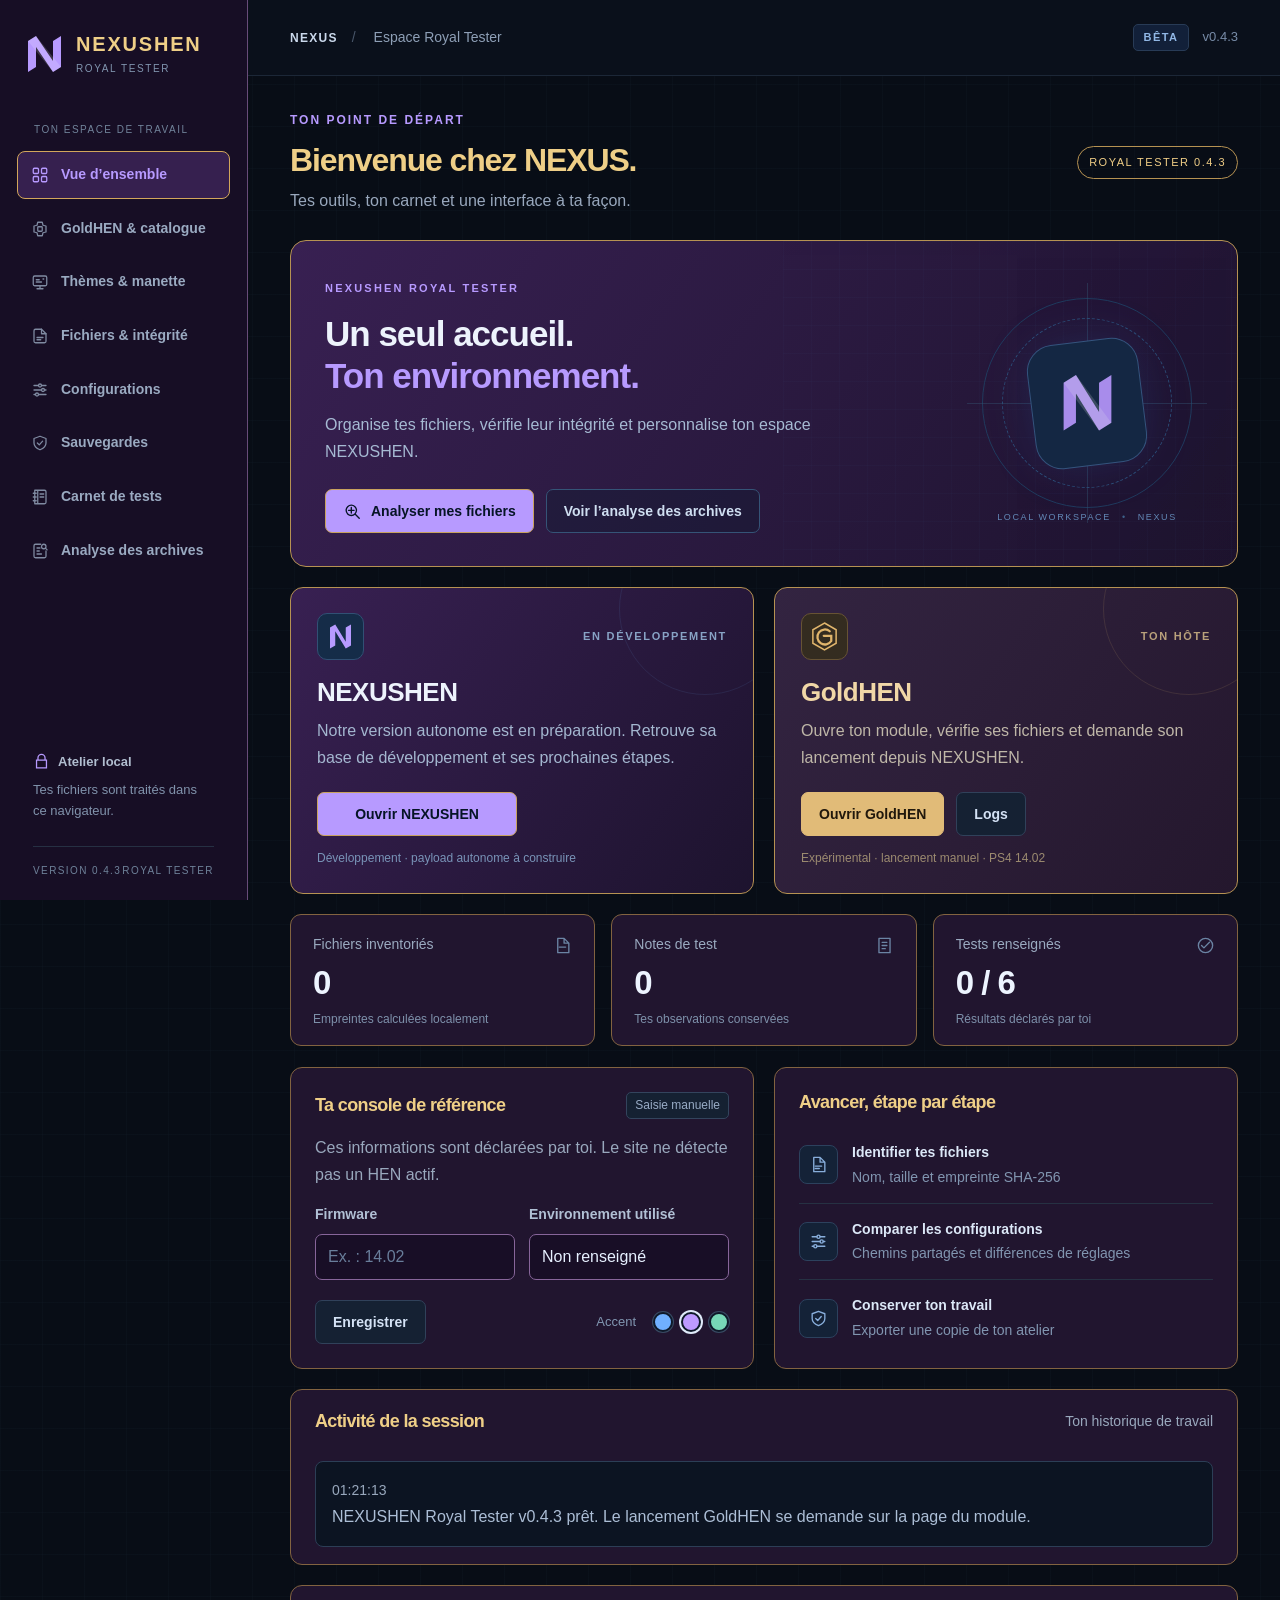
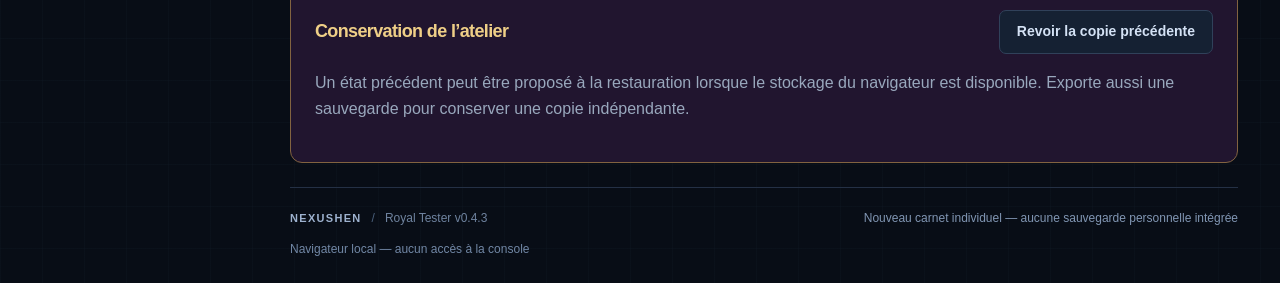
<file: index.html>
<!doctype html>
<html lang="fr" data-accent="purple" data-background="grid" data-tv="false" data-motion="true">
<head>
  <meta charset="utf-8">
  <meta name="viewport" content="width=device-width, initial-scale=1">
  <meta name="theme-color" content="#080d16">
  <meta name="description" content="NEXUSHEN Royal Tester : développement NEXUSHEN, outils Guardian, GoldHEN et journal des essais.">
  <title>NEXUSHEN Guardian — Royal Tester 0.4.3</title>
  <style>:root{color-scheme:dark;--accent:#70b0ff;--accent-strong:#4c99f8;--accent-soft:#132b46;--accent-glow:rgba(76,153,248,.2);--bg:#080d16;--panel:#101925;--line:#233043;--text:#edf3fc;--muted:#99a8bd;--green:#69d9ac;--amber:#ecc277;--red:#ff9a9a}
html[data-accent="purple"]{--accent:#bd9aff;--accent-strong:#a276f5;--accent-soft:#2b2041;--accent-glow:rgba(162,118,245,.2)}html[data-accent="green"]{--accent:#77d8b7;--accent-strong:#44bc92;--accent-soft:#13372d;--accent-glow:rgba(68,188,146,.2)}
*{box-sizing:border-box}html{background:#080d16;scroll-behavior:smooth}body{margin:0;background:#080d16;color:#edf3fc;font-family:Arial,Helvetica,sans-serif;font-size:16px;line-height:1.55;-webkit-font-smoothing:antialiased}button,input,textarea,select{font:inherit}button,a,input,select,textarea{-webkit-tap-highlight-color:rgba(112,176,255,.15)}button{cursor:pointer}button:disabled{cursor:not-allowed;opacity:.45}a{color:#70b0ff;color:var(--accent,#70b0ff)}button:focus-visible,a:focus-visible,input:focus-visible,textarea:focus-visible,select:focus-visible{outline:3px solid #70b0ff;outline:3px solid var(--accent,#70b0ff);outline-offset:4px}button:focus,a:focus{outline-offset:4px}::selection{background:#24558b;color:#fff}svg{display:block}button svg,.stat svg,.upload-icon svg,.workflow-icon svg,.feature-icon svg,.notice>svg{fill:none;stroke:currentColor;stroke-width:1.7;stroke-linecap:round;stroke-linejoin:round}button svg{width:19px;height:19px;flex-shrink:0}h1,h2,h3,p{margin-top:0}h1,h2,h3{font-weight:700;letter-spacing:-.035em;line-height:1.2}h1{font-size:32px;margin-bottom:9px}h2{font-size:20px;margin-bottom:14px}h3{font-size:18px;margin-bottom:10px}p{margin-bottom:16px}code,.mono,.code-input,pre{font-family:Consolas,"Liberation Mono",Menlo,monospace}code{font-size:.91em;overflow-wrap:anywhere;word-break:break-word}pre{white-space:pre-wrap;word-break:break-word;background:#090f19;border:1px solid #263347;padding:16px;border-radius:10px;overflow:auto;font-size:14px}small,.small{font-size:14px}.muted{color:#99a8bd}.small.muted{color:#99a8bd}.eyebrow{color:#70b0ff;color:var(--accent,#70b0ff);font-size:12px;letter-spacing:2px;font-weight:bold;margin-bottom:11px}.skip-link{position:absolute;left:12px;top:-100px;z-index:100;background:#edf3fc;color:#080d16;padding:12px 18px;border-radius:6px}.skip-link:focus{top:12px}[hidden]{display:none!important}
.app-shell{min-height:100vh}.sidebar{position:fixed;top:0;bottom:0;left:0;width:248px;padding:32px 20px 22px;background:#0b111c;border-right:1px solid #1c2737;display:flex;flex-direction:column;z-index:20}.brand{display:flex;align-items:center;text-decoration:none;color:#70b0ff;color:var(--accent,#70b0ff);margin:0 5px 45px}.brand-symbol{flex-shrink:0;margin-right:12px}.brand-word{display:block}.brand-word strong{display:block;font-size:20px;color:#f2f6ff;letter-spacing:1.8px;line-height:1.2}.brand-word>span{display:block;font-size:10px;letter-spacing:1.6px;color:#8195af;margin-top:5px}.sidebar-label{font-size:10px;letter-spacing:1.5px;color:#71839a;padding-left:14px;margin-bottom:14px}.navigation{margin:0 -3px}.nav-button{display:flex;align-items:center;width:100%;min-height:47px;padding:12px 13px;background:transparent;color:#9aaac1;border:1px solid transparent;border-radius:8px;text-align:left;font-size:14px;font-weight:bold;margin-bottom:6px;transition:background .15s,color .15s,border-color .15s}.nav-button svg{width:18px;height:18px;margin-right:12px;opacity:.8}.nav-button:hover{background:#121e2f;color:#e6f0ff}.nav-button.is-active{background:#132b46;background:var(--accent-soft,#132b46);border-color:#25415f;color:#9ccaff;color:var(--accent,#9ccaff)}.nav-button.is-active svg{opacity:1}.sidebar-bottom{margin-top:auto;padding:40px 13px 0;color:#8092ab}.sidebar-bottom p{font-size:13px;line-height:1.6;margin-bottom:24px}.local-label{display:flex;align-items:center;color:#b1bed0;font-size:13px;font-weight:bold;margin-bottom:8px}.local-label svg{margin-right:8px;color:#70b0ff;color:var(--accent,#70b0ff)}.version-line{display:flex;justify-content:space-between;border-top:1px solid #263043;padding-top:16px;font-size:10px;letter-spacing:1.4px;color:#6f829a}.workspace{margin-left:248px;min-width:0}.topbar{height:76px;border-bottom:1px solid #1c2737;padding:0 42px;display:flex;align-items:center;justify-content:space-between;background:#0a101b}.breadcrumb{font-size:14px;color:#8e9fb6}.breadcrumb>span:first-child{font-size:12px;color:#cbd9ec;letter-spacing:1.3px;font-weight:bold}.breadcrumb-divider{display:inline-block;margin:0 14px;color:#49576a}.topbar-right{display:flex;align-items:center}.mode-pill{color:#91b7e5;background:#122039;border:1px solid #283b56;border-radius:5px;padding:4px 9px;font-size:11px;font-weight:bold;letter-spacing:1.5px}.build-label{margin-left:14px;color:#788ca8;font-size:13px}.main-content{max-width:1460px;margin:auto;padding:35px 42px 24px}.page{display:none}.page.is-active{display:block;animation:page-in .2s ease-out}.page-heading{display:flex;align-items:center;justify-content:space-between;margin-bottom:26px}.page-description{color:#99a8bd;font-size:15px;line-height:1.6;margin-bottom:0;max-width:750px}.edition-badge{margin-left:20px;font-size:11px;letter-spacing:1.5px;color:#99acc8;border:1px solid #2a3b53;border-radius:20px;padding:7px 11px;white-space:nowrap}
.hero-panel{display:flex;position:relative;align-items:center;overflow:hidden;min-height:290px;background:#0e2037;background:linear-gradient(108deg,#112946 0%,#0e2037 52%,#0b1b2f 100%);border:1px solid #294664;border-radius:16px;margin-bottom:20px;padding:34px 34px 33px}.hero-panel:before{content:"";position:absolute;right:0;top:0;bottom:0;width:48%;background-image:linear-gradient(rgba(89,144,201,.05) 1px,transparent 1px),linear-gradient(90deg,rgba(89,144,201,.05) 1px,transparent 1px);background-size:28px 28px;opacity:.6}.hero-copy{z-index:1;position:relative;width:73%;max-width:660px}.hero-kicker{font-size:11px;letter-spacing:2.2px;font-weight:bold;color:#8abcf8;color:var(--accent,#8abcf8)}.hero-copy h2{font-size:35px;line-height:1.19;letter-spacing:-1px;margin:14px 0}.hero-copy h2 span{color:#8abcf8;color:var(--accent,#8abcf8)}.hero-copy p{color:#a6bad3;max-width:490px;font-size:15px;line-height:1.7;margin-bottom:24px}.button-row{display:flex;align-items:center;flex-wrap:wrap;margin:0 -6px -8px}.button-row>.button{margin:0 6px 8px}.button{display:inline-flex;align-items:center;justify-content:center;min-height:44px;padding:11px 17px;font-size:14px;font-weight:bold;line-height:1.35;border:1px solid #34455f;border-radius:7px;text-decoration:none;color:#e0eafa;background:#162235;transition:background .15s,transform .15s,border-color .15s;max-width:100%;text-align:center}.button svg{margin-right:9px}.button:hover{background:#21334d;border-color:#5b769b}.button:active{transform:translateY(1px)}.button.primary{color:#061426;background:#70b0ff;background:var(--accent,#70b0ff);border-color:transparent}.button.primary:hover{filter:brightness(1.1)}.button.secondary{background:#152133;border-color:#30415a;color:#d4e2f5}.button.secondary:hover{background:#20314a}.button.hero-secondary{background:rgba(12,28,47,.35);color:#cfdef1;border-color:#355477}.button.hero-secondary:hover{background:#1b3654}.button.quiet{background:transparent;border-color:transparent;color:#96bff3;color:var(--accent,#96bff3)}.button.danger{color:#ffc2c2;background:#342027;border-color:#5c303c}.button.small{font-size:13px;padding:7px 11px;min-height:36px}.hero-art{position:absolute;width:260px;height:260px;right:20px;top:50%;margin-top:-130px;color:#70b0ff;color:var(--accent,#70b0ff);opacity:.9}.orbit{position:absolute;border:1px solid #2e4f74;border-radius:50%;left:50%;top:50%;transform:translate(-50%,-50%)}.orbit-one{width:210px;height:210px;border-color:#203f62}.orbit-two{width:170px;height:170px;border-style:dashed;border-color:#2d527d}.orbit-line{position:absolute;background:#345270;opacity:.5}.orbit-line-one{width:240px;height:1px;top:50%;left:10px}.orbit-line-two{height:240px;width:1px;left:50%;top:10px}.hero-emblem{position:absolute;top:50%;left:50%;width:112px;height:125px;margin:-62px 0 0 -56px;background:#132a45;border:1px solid #375b86;border-radius:27px;box-shadow:0 0 45px rgba(49,116,205,.18);display:flex;align-items:center;justify-content:center;transform:rotate(-7deg)}.hero-emblem svg{width:57px;height:67px;transform:rotate(7deg)}.art-caption{position:absolute;left:0;right:0;bottom:8px;text-align:center;font-size:9px;letter-spacing:1.6px;color:#6a95c5}.art-caption span{margin:0 7px;color:#426a95}
.stats-row{display:flex;margin:0 -8px 21px}.stat{flex:1;min-width:0;margin:0 8px;background:#101925;border:1px solid #263347;border-radius:11px;padding:19px 22px 17px}.stat-label{display:flex;align-items:center;justify-content:space-between;color:#9aaac0;font-size:14px;margin-bottom:6px}.stat-label svg{width:19px;height:19px;color:#6b84a4;margin-left:10px;flex-shrink:0}.stat>strong{display:block;font-size:33px;font-weight:600;line-height:1.3;color:#edf4ff;font-variant-numeric:tabular-nums;letter-spacing:-1px}.stat p{font-size:12px;color:#7e91ab;margin:5px 0 0}.two-columns{display:flex;align-items:stretch;margin:0 -10px}.two-columns>.panel{flex:1;min-width:0;margin-left:10px;margin-right:10px}.panel{border:1px solid #263347;background:#101925;border-radius:12px;padding:24px;margin-bottom:20px;min-width:0}.panel-heading{display:flex;align-items:center;justify-content:space-between;margin-bottom:16px}.panel-heading h2{font-size:18px;margin:0}.panel-heading .button{margin-left:12px}.panel>p.muted{font-size:14px;line-height:1.65}.badge{display:inline-block;font-size:12px;line-height:1.4;border-radius:5px;padding:4px 8px;border:1px solid #33445d;color:#99acc6;background:#152132;white-space:nowrap;margin-left:10px}.badge.info{color:#99c5ff;border-color:#31537e;background:#142c49}.badge.warning{color:#ecc277;border-color:#685231;background:#2c251a}.badge.error{color:#ffaeae;border-color:#713a44;background:#311e25}.badge.success{color:#7ddebb;border-color:#315b4d;background:#142d26}.field-row{display:flex;margin:0 -7px}.field-row>.field{flex:1;min-width:0;margin-left:7px;margin-right:7px}.field{margin-bottom:17px}label,.file-label{display:block;color:#b1c0d5;font-size:14px;font-weight:bold;margin-bottom:8px}input[type=text],input[type=number],textarea,select{display:block;width:100%;border:1px solid #31425a;border-radius:7px;color:#e6f0ff;background:#0a111d;min-height:44px;padding:11px 12px;line-height:1.4;outline-color:#70b0ff;outline-color:var(--accent,#70b0ff)}input::placeholder,textarea::placeholder{color:#697e9b;opacity:1}textarea{resize:vertical;line-height:1.65;margin-bottom:16px;font-size:15px}select{padding-right:34px;-webkit-appearance:none;appearance:none;background-image:url("data:image/svg+xml,%3Csvg xmlns='http://www.w3.org/2000/svg' width='12' height='8' viewBox='0 0 12 8'%3E%3Cpath d='m1 1 5 5 5-5' fill='none' stroke='%23899bb4' stroke-width='2'/%3E%3C/svg%3E");background-position:right 12px center;background-repeat:no-repeat}input:focus,textarea:focus,select:focus{border-color:#70b0ff;border-color:var(--accent,#70b0ff)}.panel-bottom{display:flex;align-items:center;justify-content:space-between;margin-top:3px}.accent-picker{display:flex;align-items:center;margin-left:12px}.accent-picker>span{font-size:13px;color:#8196b1;margin-right:9px}.accent-swatch{width:20px;height:20px;border:2px solid #0e1929;border-radius:50%;padding:0;margin-left:8px;outline-offset:3px;box-shadow:0 0 0 1px #384a63}.accent-swatch:hover{box-shadow:0 0 0 2px #e0ebfa}.swatch-blue{background:#70b0ff}.swatch-purple{background:#bd9aff}.swatch-green{background:#77d8b7}html[data-accent="blue"] .swatch-blue,html[data-accent="purple"] .swatch-purple,html[data-accent="green"] .swatch-green{box-shadow:0 0 0 2px #e0ebfa}
.workflow-list{margin-top:-3px}.workflow-item{display:flex;align-items:center;padding:15px 0;border:0;border-bottom:1px solid #263143;background:transparent;width:100%;text-align:left;color:#dce8f8}.workflow-item:last-child{border-bottom:0;padding-bottom:2px}.workflow-item:hover strong{color:#70b0ff;color:var(--accent,#70b0ff)}.workflow-icon{flex-shrink:0;width:39px;height:39px;border:1px solid #2c415d;border-radius:8px;display:flex;align-items:center;justify-content:center;color:#88aedb;background:#142237;margin-right:14px}.workflow-icon svg{width:19px;height:19px}.workflow-item strong{display:block;font-size:14px;margin-bottom:3px}.workflow-item small{display:block;color:#8195b0;font-size:13px;line-height:1.5}.activity-panel{padding-top:21px;padding-bottom:17px}.activity-list{font-size:14px;color:#9eb0c8;max-height:200px;overflow:auto}.activity-list>p{margin:8px 0}.activity-list time{color:#6f89aa;font-family:Consolas,monospace;font-size:12px;margin-right:12px}.upload-panel{display:flex;align-items:flex-start;background:#101e31;border:1px solid #2d4c6e;padding:28px}.upload-icon{width:52px;height:58px;flex-shrink:0;border:1px solid #365d88;background:#172f4f;border-radius:11px;display:flex;align-items:center;justify-content:center;color:#8fc2ff;margin-right:22px}.upload-icon svg{width:27px;height:27px}.upload-copy{min-width:0;flex:1}.upload-copy h2{margin-bottom:8px}.upload-copy>p{font-size:15px}.upload-copy .file-label{font-size:13px;margin-bottom:8px}input[type=file]{display:block;max-width:100%;width:100%;font-size:14px;color:#acbdd4;padding:8px 0;margin-bottom:9px;white-space:normal;overflow:hidden}input[type=file]::-webkit-file-upload-button{font-family:inherit;font-size:14px;font-weight:bold;background:#1c3657;color:#dcecff;border:1px solid #3b5a82;border-radius:6px;padding:10px 14px;margin-right:12px;cursor:pointer}input[type=file]::file-selector-button{font-family:inherit;font-size:14px;font-weight:bold;background:#1c3657;color:#dcecff;border:1px solid #3b5a82;border-radius:6px;padding:10px 14px;margin-right:12px;cursor:pointer}.status-text{font-size:13px;color:#a8bdd9;margin:10px 0 0}.table-wrap{overflow-x:auto;width:100%;border:1px solid #26364d;border-radius:8px}table{border-collapse:collapse;width:100%;text-align:left;font-size:14px}th{font-weight:bold;color:#90a5c0;background:#142031;font-size:12px;letter-spacing:.4px;white-space:nowrap}th,td{padding:13px 14px;border-bottom:1px solid #263347;vertical-align:top}tbody tr:last-child td{border-bottom:0}td{color:#c4d3e8}td:first-child{font-weight:bold}td .mono,td code{font-size:12px;line-height:1.7;word-break:break-all}td:nth-child(3){min-width:180px;max-width:310px}td:nth-child(2){white-space:nowrap}td:last-child .button{min-height:32px;padding:6px 9px;font-size:12px}.empty-cell{font-size:14px!important;font-weight:normal!important;color:#8197b4!important;padding:29px 20px!important;text-align:center}.footnote{color:#8195b0;font-size:13px;line-height:1.65;margin:16px 0 0}.reference-list{margin-top:16px}.reference-list>div,.reference-item{border-top:1px solid #29364a;padding:15px 0}.reference-list>div:first-child{border-top:0}.reference-list code,.reference-list .mono{display:block;word-break:break-all;font-size:12px;color:#85a6d0;margin-top:7px}.config-name-field{margin-top:18px}.code-input{font-size:14px;line-height:1.75;tab-size:2;color:#bad4f5;background:#080f19}.analysis-results{margin-top:22px}.analysis-results:empty{margin-top:0}.analysis-results h3{margin-top:20px}.analysis-results ul{padding-left:22px}.analysis-results .mono{word-break:break-all}.notice{display:flex;align-items:flex-start;border:1px solid #304867;border-radius:10px;background:#102035;padding:18px 20px;margin-bottom:22px;color:#b9cde8}.notice>svg{width:22px;height:22px;flex-shrink:0;margin:1px 13px 0 0;color:#8ebfff}.notice strong{display:block;font-size:15px;color:#d8e7fc;margin-bottom:5px}.notice p{font-size:14px;line-height:1.7;margin:0}.notice.warning{border-color:#635033;background:#2a241b;color:#ddcba9}.notice.warning strong{color:#f1d39c}.notice.error{border-color:#693d47;background:#2b1b22;color:#ecc0c6}.notice.success{border-color:#325b4a;background:#14281f;color:#aedac4}.issue{border-left:3px solid #4b86c6;background:#122238;color:#c1d7f2;border-radius:0 7px 7px 0;padding:12px 15px;font-size:14px;line-height:1.7;margin:10px 0}.issue.warning{border-left-color:#d0a14e;background:#292319;color:#dfcba9}.issue.error{border-left-color:#d57b86;background:#2b1b22;color:#ecc0c6}.issue.info{border-left-color:#4b86c6;background:#122238;color:#c1d7f2}.issue p{margin:0}.issue code{color:inherit}.backup-card{padding:27px}.feature-icon{width:45px;height:45px;background:#142b46;border:1px solid #315274;color:#90bfff;border-radius:10px;display:flex;align-items:center;justify-content:center;margin-bottom:21px}.feature-icon svg{width:22px;height:22px}.backup-card h2{font-size:21px}.backup-card>.button{margin-top:4px}.backup-card .muted{min-height:69px}.backup-card label{margin-top:17px}.backup-preview>p:last-child{margin:0}.record-list{margin-top:22px}.empty-state{color:#8296b0;border:1px dashed #31445f;border-radius:8px;font-size:14px;padding:20px;text-align:center;line-height:1.7;margin:15px 0 0}.record{border:1px solid #2c3e56;background:#0c1422;border-radius:8px;padding:16px;margin-top:12px;overflow-wrap:anywhere;word-break:break-word}.record-head{display:flex;align-items:flex-start;justify-content:space-between;margin-bottom:8px}.record-head strong{color:#d7e6fb;min-width:0}.record-head time{font-size:12px;color:#8296b4;margin-left:12px;flex-shrink:0}.record p{color:#acbed6;font-size:14px;line-height:1.7;white-space:pre-wrap;margin:0 0 12px}.record p:last-child{margin-bottom:0}.record-actions{display:flex;justify-content:flex-end;margin-top:12px}.record-actions .button{margin-left:8px;min-height:34px;font-size:12px;padding:7px 10px}.test-list>div,.test-row{padding:17px 0;border-top:1px solid #29384e}.test-list>div:first-child{border-top:0}.test-row{display:flex;align-items:center}.test-row>label{flex:1;margin:0 14px 0 0}.test-row select{max-width:190px;font-size:14px}.test-row input[type=text]{margin-top:10px}.test-item{padding:15px 0}.test-item label{margin-top:10px}.audit-content{color:#b9cce4}.audit-content h2{font-size:21px;color:#e7f1ff;margin-top:8px}.audit-content h3{color:#d4e7ff;margin-top:24px}.audit-content p,.audit-content li{font-size:15px;line-height:1.8}.audit-content ul,.audit-content ol{padding-left:22px}.audit-content code{color:#b7d6ff}.audit-content table{margin:18px 0}.audit-content a{word-break:break-word}.audit-content .source,.source{font-size:12px;color:#8199ba;word-break:break-word;line-height:1.6}.workspace-footer{border-top:1px solid #243045;margin-top:24px;padding-top:21px;display:flex;flex-wrap:wrap;justify-content:space-between;align-items:center;color:#6f839f;font-size:12px}.footer-brand{color:#9eb2cf;letter-spacing:1.3px;font-weight:bold;font-size:11px}.footer-divider{margin:0 10px;color:#4b617e}.footer-storage{text-align:right;font-size:12px;color:#8196b3}.footer-storage>span{display:block}.footer-storage #last-saved:empty{display:none}.browser-info{width:100%;font-size:12px;color:#7187a5;margin:12px 0 0;line-height:1.6;overflow-wrap:anywhere;word-break:break-word}.toast{position:fixed;bottom:26px;left:50%;transform:translateX(-50%);width:auto;max-width:calc(100% - 30px);border:1px solid #355b87;border-radius:9px;background:#163053;color:#e4f0ff;padding:13px 21px;font-size:14px;box-shadow:0 8px 30px rgba(0,0,0,.35);z-index:90;pointer-events:none;opacity:0;transition:opacity .2s}.toast.is-visible,.toast.show,.toast.visible{opacity:1}.toast:empty{display:none}.noscript-notice{position:fixed;bottom:0;left:0;right:0;background:#532a28;color:#fff;padding:16px;text-align:center;z-index:100}
@keyframes page-in{from{opacity:.6;transform:translateY(4px)}to{opacity:1;transform:translateY(0)}}
@media(min-width:1500px){.hero-panel{min-height:310px;padding:38px 40px}.hero-copy h2{font-size:40px}.hero-art{right:40px}.main-content{padding-top:40px}.stat{padding:22px 24px}.panel{padding:26px}}
@media(max-width:1180px){.sidebar{width:222px;padding-left:15px;padding-right:15px}.brand-word strong{font-size:18px;letter-spacing:1.4px}.brand-symbol{width:32px;margin-right:10px}.brand-word>span{font-size:9px;letter-spacing:1.3px}.workspace{margin-left:222px}.topbar{padding:0 27px}.main-content{padding:29px 27px 22px}.hero-copy{width:75%}.hero-copy h2{font-size:31px}.hero-panel{padding:28px 26px}.hero-art{right:-10px;width:225px}.orbit-one{width:190px;height:190px}.orbit-two{width:150px;height:150px}.hero-emblem{width:97px;height:110px;margin-left:-48px;margin-top:-55px}.hero-emblem svg{width:50px}.hero-copy p{max-width:420px}.hero-copy .button{font-size:13px}.two-columns{display:block;margin:0}.two-columns>.panel{margin-left:0;margin-right:0}.stats-row .stat{padding:18px 16px}.stat-label{font-size:13px}.stat p{font-size:11px}.panel-heading h2{font-size:19px}.workflow-list{display:flex;flex-wrap:wrap}.workflow-item{width:50%;border-bottom:0;padding:12px 0}.workflow-item:last-child{padding-bottom:12px}.workflow-item small{max-width:220px}.backup-card .muted{min-height:0}.edition-badge{display:none}}
@media(max-width:800px){.sidebar{position:relative;width:auto;padding:19px 20px 0;border-right:0;border-bottom:1px solid #243247;display:block}.brand{margin:0 0 19px 0}.brand-symbol{width:31px;height:36px}.brand-word strong{font-size:19px}.brand-word>span{font-size:9px}.sidebar-label,.sidebar-bottom{display:none}.navigation{display:flex;overflow-x:auto;margin:0 -20px;padding:0 13px 11px;-webkit-overflow-scrolling:touch}.nav-button{width:auto;flex-shrink:0;margin:0 3px;padding:10px 12px;min-height:42px;white-space:nowrap;font-size:13px}.nav-button svg{width:16px;height:16px;margin-right:8px}.workspace{margin-left:0}.topbar{height:51px;padding:0 20px}.breadcrumb{font-size:12px}.breadcrumb>span:first-child{font-size:11px}.mode-pill{font-size:10px;padding:3px 7px}.build-label{font-size:12px;margin-left:10px}.main-content{padding:25px 20px 20px}.page-heading{margin-bottom:22px}h1{font-size:28px}.eyebrow{font-size:10px}.page-description{font-size:14px}.hero-panel{min-height:290px}.hero-copy{width:75%;max-width:580px}.hero-art{right:0}.hero-copy h2{font-size:33px}.hero-copy p{max-width:390px}.stat-label{font-size:13px}.stat-label svg{display:none}.stat>strong{font-size:29px}.stat p{font-size:12px}.panel{padding:22px}.upload-panel{padding:23px}.workspace-footer{font-size:11px}.footer-storage{font-size:11px}.hero-copy .button{font-size:14px}}
@media(max-width:560px){.sidebar{padding:18px 17px 0}.navigation{margin-left:-17px;margin-right:-17px;padding-left:10px;padding-right:10px}.topbar{padding:0 17px}.main-content{padding:23px 16px 18px}h1{font-size:25px;letter-spacing:-.7px}.eyebrow{font-size:10px;letter-spacing:1.6px}.page-heading{align-items:flex-start}.page-description{font-size:14px;line-height:1.65}.hero-panel{padding:25px 22px 23px;min-height:0;border-radius:12px}.hero-copy{width:100%;max-width:none}.hero-copy h2{font-size:31px;line-height:1.22;margin-top:14px;letter-spacing:-.9px}.hero-copy p{font-size:14px;max-width:100%;padding-right:0;line-height:1.75}.hero-kicker{font-size:10px;letter-spacing:1.7px}.hero-art{display:none}.hero-copy .button-row{display:block;margin:0}.hero-copy .button{display:flex;width:100%;margin:10px 0 0;min-height:45px}.stats-row{margin:0 -4px 18px}.stats-row .stat{margin:0 4px;padding:14px 11px 12px;border-radius:9px}.stat-label{font-size:12px;line-height:1.4;min-height:34px;margin-bottom:4px;align-items:flex-start}.stat>strong{font-size:28px}.stat p{display:none}.panel{border-radius:10px;padding:20px 17px;margin-bottom:17px}.panel-heading{flex-wrap:wrap;margin-bottom:16px}.panel-heading h2{font-size:18px}.panel-heading .badge{font-size:10px;margin-left:7px;padding:3px 6px}.panel-heading .button{margin:12px 0 0;width:100%}.panel-heading>.small{margin-top:8px;width:100%;font-size:12px}.field-row{display:block;margin:0}.field-row>.field{margin-left:0;margin-right:0}.field{margin-bottom:16px}input[type=text],input[type=number],textarea,select{font-size:16px}label{font-size:14px}.panel-bottom{margin-top:7px}.accent-picker{margin-left:6px}.accent-picker>span{font-size:12px}.accent-swatch{margin-left:7px;width:20px;height:20px}.workflow-list{display:block}.workflow-item{width:100%;padding:14px 0;border-bottom:1px solid #263347}.workflow-item:last-child{padding-bottom:2px}.workflow-item small{max-width:100%}.workflow-item strong{font-size:14px}.workflow-item small{font-size:12px}.activity-panel .panel-heading{margin-bottom:11px}.upload-panel{display:block;padding:21px 18px}.upload-icon{width:43px;height:47px;margin:0 0 16px}.upload-copy h2{font-size:20px}.upload-copy p{font-size:14px}input[type=file]{font-size:12px}input[type=file]::-webkit-file-upload-button{font-size:13px;padding:10px}input[type=file]::file-selector-button{font-size:13px;padding:10px}.table-wrap{border-radius:6px}th,td{padding:11px 10px;font-size:13px}.notice{padding:16px 14px}.notice>svg{width:19px;height:19px;margin-right:10px}.notice strong{font-size:14px}.notice p{font-size:13px}.footnote{font-size:12px}.code-input{font-size:13px}.button-row>.button{flex:1;min-width:125px}.button{font-size:13px;padding:11px 14px}.backup-card h2{font-size:20px}.backup-card>.button{width:100%}.backup-card .footnote{font-size:12px}.backup-card .feature-icon{margin-bottom:17px}.record{padding:13px}.record-head{display:block}.record-head time{display:block;margin:6px 0 0}.record p{font-size:13px}.test-row{display:block}.test-row>label{margin-bottom:10px}.test-row select{max-width:none;font-size:15px}.audit-content h2{font-size:20px}.audit-content p,.audit-content li{font-size:14px}.audit-content .source,.source{font-size:11px}.workspace-footer{display:block;line-height:1.7;padding-top:18px;margin-top:24px}.footer-storage{text-align:left;margin-top:10px}.browser-info{font-size:11px}.toast{bottom:15px;font-size:13px;padding:12px 17px;max-width:calc(100% - 28px);width:calc(100% - 28px);text-align:center}}
@media(prefers-reduced-motion:reduce){html{scroll-behavior:auto}*,*:before,*:after{animation:none!important;transition:none!important}}
@media print{body{background:#fff;color:#111}.sidebar,.topbar,.hero-panel,.workspace-footer,.toast,.button,input[type=file],.accent-picker{display:none!important}.workspace{margin:0}.main-content{padding:0;max-width:none}.page{display:none!important}.page.is-active{display:block!important}.panel,.notice,.record,.stat{background:#fff!important;border:1px solid #aaa;color:#111;box-shadow:none;break-inside:avoid}.muted,.page-description,.footnote,.source,.audit-content,.audit-content h2,.audit-content h3,.audit-content code{color:#333!important}h1,h2,h3{color:#111!important}.table-wrap{overflow:visible}th,td{color:#111;background:#fff;border-color:#aaa}.badge{background:#fff;color:#333;border-color:#aaa}}

/* Readable working text on mobile, desktop and TV. */
.page-description,.hero-copy p,.panel>p.muted,.upload-copy>p,.notice p,.audit-content p,.audit-content li,.record p,.issue,.empty-state,.analysis-results,.activity-list{font-size:16px}
.nav-button,.stat-label,.workflow-item strong,.workflow-item small,label,.file-label,input[type=file]{font-size:14px}
@media(max-width:560px){.stat-label{min-height:40px}.hero-copy p{font-size:16px}.workflow-item small{font-size:14px}.button{font-size:14px}.test-row select{font-size:16px}}

/* Export accessible et lisibilité du contenu importé. */
.preserve-lines { white-space: pre-wrap; overflow-wrap: anywhere; word-wrap: break-word; }
.hash-cell, .path-line { overflow-wrap: anywhere; word-break: break-all; }
.export-backdrop { position: fixed; z-index: 90; top: 0; right: 0; bottom: 0; left: 0; background: rgba(2, 7, 14, .84); }
.export-fallback { position: fixed; z-index: 91; top: 8vh; left: 50%; transform: translateX(-50%); width: calc(100% - 32px); max-width: 760px; max-height: 84vh; overflow: auto; padding: 26px; background: #101c2d; border: 1px solid #375779; border-radius: 16px; box-shadow: 0 20px 90px #020509; }
.export-fallback h2 { margin-top: 0; font-size: 21px; overflow-wrap: anywhere; }
.export-fallback textarea { width: 100%; margin: 16px 0; font: 13px monospace; }
.export-fallback button { margin: 4px 8px 4px 0; }
@media (max-width: 600px) { .export-fallback { padding: 18px; } }

/* Origins: hôtes, catalogue, identité et commandes. */
.sidebar{overflow-y:auto}.sidebar .brand,.sidebar .sidebar-label,.sidebar .navigation,.sidebar .sidebar-bottom{flex-shrink:0}
html[data-background="grid"] body{background-color:#080d16;background-image:linear-gradient(rgba(77,117,165,.035) 1px,transparent 1px),linear-gradient(90deg,rgba(77,117,165,.035) 1px,transparent 1px);background-size:42px 42px}
html[data-background="plain"] body{background:#080d16}html[data-background="plain"] .hero-panel:before{display:none}
html[data-background="orbit"] body{background-color:#080d16;background-image:radial-gradient(ellipse at 86% 5%,rgba(69,123,191,.14) 0,rgba(69,123,191,.03) 28%,transparent 49%),radial-gradient(ellipse at 5% 85%,rgba(52,101,174,.1) 0,transparent 40%);background-attachment:fixed}
.environment-grid{display:flex;margin:0 -10px 20px}.environment-card{display:flex;flex-direction:column;min-width:0;flex:1;margin:0 10px;padding:25px 26px;border:1px solid #2b4566;border-radius:13px;background:#101e30;position:relative;overflow:hidden}.environment-card:before{content:"";position:absolute;right:-38px;top:-65px;width:170px;height:170px;border:1px solid rgba(111,171,240,.1);border-radius:50%;pointer-events:none}.environment-card-top{display:flex;align-items:center;justify-content:space-between;margin-bottom:17px}.environment-symbol{display:flex;width:47px;height:47px;align-items:center;justify-content:center;color:#82b9ff;color:var(--accent,#82b9ff);background:#152c48;border:1px solid #315074;border-radius:10px}.environment-symbol svg{width:33px;height:33px}.environment-tag{font-size:11px;font-weight:bold;color:#88a3c5;letter-spacing:1.7px}.environment-card h2{font-size:26px;margin:0 0 10px;letter-spacing:-.5px}.environment-card p{font-size:16px;line-height:1.65;color:#a4b7d0;margin-bottom:21px;max-width:450px}.environment-card>.button{margin-top:auto;align-self:flex-start;min-width:200px}.environment-footnote{display:block;font-size:12px;line-height:1.6;color:#7994b8;margin-top:13px}.gold-card{background:linear-gradient(120deg,#201e1c,#151b24);border-color:#4f4531}.gold-card:before{border-color:rgba(225,184,111,.13)}.gold-card h2{color:#f1d7a7}.gold-card p{color:#bfb7a8}.gold-card .environment-tag{color:#b9a17b}.gold-card .environment-footnote{color:#9c8b70}.gold-symbol{color:#e0b56c;background:#342c20;border-color:#675334}.button.gold-button{color:#21180c;background:#e1bb78;border-color:#e1bb78}.button.gold-button:hover{color:#21180c;background:#efce96;border-color:#efce96}.gold-badge{color:#ddbc83;background:#2b261f;border-color:#635237}
input[type=url]{display:block;width:100%;border:1px solid #31425a;border-radius:7px;color:#e6f0ff;background:#0a111d;min-height:44px;padding:11px 12px;line-height:1.4;outline-color:#70b0ff;outline-color:var(--accent,#70b0ff);font-size:16px}input[type=url]:focus{border-color:#70b0ff;border-color:var(--accent,#70b0ff)}.host-panel{border-color:#4f4531;background:linear-gradient(125deg,#1c1c1e,#111a27)}.host-panel .status-text{font-size:14px;color:#b7a27e;line-height:1.7;margin-top:17px;overflow-wrap:anywhere;word-break:break-word}.host-panel .button-row{margin-top:4px}.nexus-ready-panel{background:linear-gradient(125deg,#132843,#111b2a);border-color:#325274}.nexus-ready-panel>p{font-size:16px;color:#c0d2e9;line-height:1.7}.nexus-ready-panel>.button{margin-top:5px}.kit-panel{border-style:dashed;background:#0e1928}.kit-panel>p:last-child{margin-bottom:0}.payload-report{border-bottom:1px solid #2b3b51;padding-bottom:20px;margin-bottom:24px}.payload-report>p:last-child{margin-bottom:0}.payload-report dl{display:flex;flex-wrap:wrap;margin:0}.payload-report dt{width:30%;color:#8aa4c7;margin:0;padding:9px 0}.payload-report dd{width:70%;margin:0;padding:9px 0;color:#c4d9f5;overflow-wrap:anywhere;word-break:break-word}.payload-report .mono{font-size:13px;word-break:break-all}.payload-report table{margin-top:12px}.payload-report .issue{margin-top:12px}
.preference-row{display:flex;align-items:flex-start;font-weight:normal;padding:17px 0;border-bottom:1px solid #2a384c;margin:0;cursor:pointer}.preference-row input{width:22px;height:22px;flex-shrink:0;margin:3px 15px 0 0;accent-color:#70b0ff;accent-color:var(--accent,#70b0ff);cursor:pointer}.preference-row strong{display:block;font-size:16px;line-height:1.45;color:#dceaff;margin-bottom:4px}.preference-row small{display:block;font-size:14px;line-height:1.65;color:#91a6c2}.preference-row:hover strong{color:#70b0ff;color:var(--accent,#70b0ff)}.preference-background{margin-top:23px}.theme-preview-panel .muted{margin-top:20px}.theme-preview{position:relative;min-height:295px;display:flex;flex-direction:column;align-items:center;justify-content:center;background:#0b1930;background-image:linear-gradient(rgba(96,151,215,.055) 1px,transparent 1px),linear-gradient(90deg,rgba(96,151,215,.055) 1px,transparent 1px);background-size:27px 27px;border:1px solid #314b6e;border-radius:10px;overflow:hidden;color:#7eb8ff;color:var(--accent,#7eb8ff)}.theme-preview-logo{position:relative;z-index:1;width:57px;height:67px;filter:drop-shadow(0 0 19px rgba(81,150,238,.3));margin:8px 0 19px}.theme-preview>strong{position:relative;z-index:1;color:#e7f1ff;font-size:20px;font-weight:bold;letter-spacing:4px;line-height:1.4}.theme-preview>span{position:relative;z-index:1;color:#7f9fc6;font-size:10px;font-weight:bold;letter-spacing:3px;margin-top:6px}.theme-preview-orbit{position:absolute;border:1px solid #284970;border-radius:50%;left:50%;top:43%;transform:translate(-50%,-50%)}.theme-preview-orbit-one{width:190px;height:190px}.theme-preview-orbit-two{width:245px;height:245px;border-color:#1c3658}.controller-hints{display:flex;flex-wrap:wrap;margin:0 -8px 8px}.controller-hints>span{font-size:14px;color:#a9bdd8;margin:0 8px 12px;line-height:2}.controller-hints kbd{display:inline-block;font:13px Arial,Helvetica,sans-serif;color:#d1e4ff;background:#17283f;border:1px solid #3a5172;border-bottom-width:3px;border-radius:5px;padding:1px 8px;margin-right:6px;line-height:1.7}#controller-status{font-size:14px;line-height:1.7;color:#96b3d8}.nexus-focus{outline:4px solid #cce4ff!important;outline-color:var(--accent,#cce4ff)!important;outline-offset:5px!important;box-shadow:0 0 0 9px rgba(89,151,231,.15)!important;position:relative;z-index:2}.preference-row .nexus-focus{box-shadow:0 0 0 5px rgba(89,151,231,.2)!important;outline-offset:2px!important}
.boot-overlay{position:fixed;z-index:150;inset:0;top:0;right:0;bottom:0;left:0;display:flex;align-items:center;justify-content:center;padding:30px 20px;background:#060c16;background:radial-gradient(ellipse at center,#142d4c 0,#091323 40%,#060c16 76%);color:#dbeaff;overflow:auto}.boot-content{position:relative;z-index:1;text-align:center;max-width:700px;animation:boot-content-in .7s ease-out}.boot-eyebrow{display:block;font-size:11px;letter-spacing:4px;color:#7c9fc9;margin-bottom:33px}.boot-symbol{width:77px;height:90px;color:#7eb8ff;color:var(--accent,#7eb8ff);margin:0 auto 25px;filter:drop-shadow(0 0 25px rgba(82,145,224,.4))}.boot-content h2{font-size:51px;letter-spacing:10px;margin:0 0 6px;line-height:1.25}.boot-edition{color:#96b4d8;font-size:14px;letter-spacing:7px;margin:0 0 28px}.boot-edition>span{color:#46688e;margin:0 8px}.boot-lightline{height:2px;background:linear-gradient(90deg,transparent,#6faffd,transparent);background:linear-gradient(90deg,transparent,var(--accent,#6faffd),transparent);width:220px;margin:0 auto 22px;box-shadow:0 0 17px rgba(90,155,240,.4);animation:boot-line-in 1.3s ease-out}.boot-description{font-size:14px;color:#7e9bbf;margin-bottom:29px}.boot-content .button{color:#9ab8dc;background:rgba(18,39,68,.5);border-color:#365378;font-size:13px;min-height:42px}.boot-rings{position:absolute;inset:0;top:0;left:0;bottom:0;right:0;overflow:hidden;pointer-events:none}.boot-rings span{position:absolute;top:46%;left:50%;border:1px solid rgba(75,131,200,.13);border-radius:50%;width:470px;height:470px;transform:translate(-50%,-50%);animation:boot-ring-in 1.2s ease-out}.boot-rings span:nth-child(2){width:620px;height:620px;border-color:rgba(75,131,200,.09);animation-duration:1.5s}.boot-rings span:nth-child(3){width:790px;height:790px;border-color:rgba(75,131,200,.07);animation-duration:1.8s}
@keyframes boot-content-in{from{opacity:0;transform:translateY(9px)}to{opacity:1;transform:translateY(0)}}@keyframes boot-line-in{from{opacity:0;transform:scaleX(.15)}to{opacity:1;transform:scaleX(1)}}@keyframes boot-ring-in{from{opacity:0;transform:translate(-50%,-50%) scale(.93)}to{opacity:1;transform:translate(-50%,-50%) scale(1)}}
html[data-motion="false"]{scroll-behavior:auto}html[data-motion="false"] *,html[data-motion="false"] *:before,html[data-motion="false"] *:after{animation:none!important;transition:none!important;scroll-behavior:auto!important}
html[data-tv="true"] body{font-size:19px}html[data-tv="true"] h1{font-size:39px}html[data-tv="true"] h2{font-size:24px}html[data-tv="true"] .page-description,html[data-tv="true"] .hero-copy p,html[data-tv="true"] .panel>p.muted,html[data-tv="true"] .upload-copy>p,html[data-tv="true"] .notice p,html[data-tv="true"] .audit-content p,html[data-tv="true"] .audit-content li,html[data-tv="true"] .record p,html[data-tv="true"] .environment-card p,html[data-tv="true"] .nexus-ready-panel>p{font-size:19px}html[data-tv="true"] label,html[data-tv="true"] .nav-button,html[data-tv="true"] .stat-label,html[data-tv="true"] .workflow-item strong,html[data-tv="true"] .workflow-item small,html[data-tv="true"] .preference-row strong{font-size:17px}html[data-tv="true"] .button{min-height:53px;font-size:17px;padding:13px 19px}html[data-tv="true"] input[type=text],html[data-tv="true"] input[type=url],html[data-tv="true"] input[type=number],html[data-tv="true"] select,html[data-tv="true"] textarea{font-size:19px;min-height:52px;padding:13px 15px}html[data-tv="true"] input[type=file]{font-size:17px}html[data-tv="true"] .preference-row small,html[data-tv="true"] .controller-hints>span,html[data-tv="true"] #controller-status{font-size:16px}html[data-tv="true"] .footnote,html[data-tv="true"] .environment-footnote,html[data-tv="true"] .stat p,html[data-tv="true"] .badge{font-size:14px}html[data-tv="true"] .hero-copy h2{font-size:42px}html[data-tv="true"] .environment-card h2{font-size:31px}html[data-tv="true"] .nexus-focus{outline-width:5px!important;outline-offset:6px!important}html[data-tv="true"] .preference-row input{width:26px;height:26px}html[data-tv="true"] .controller-hints kbd{font-size:16px}html[data-tv="true"] table{font-size:16px}
@media(min-width:801px){html[data-tv="true"] .sidebar{width:278px;padding-left:19px;padding-right:19px}html[data-tv="true"] .workspace{margin-left:278px}html[data-tv="true"] .main-content{max-width:1640px}html[data-tv="true"] .nav-button{min-height:53px}html[data-tv="true"] .hero-copy{width:72%}html[data-tv="true"] .hero-art{opacity:.5}}
@media(max-width:1180px){.environment-card{padding:23px}.launch-columns{display:block}.launch-columns>.panel{margin-left:0;margin-right:0}.themes-columns{display:block}.themes-columns>.panel{margin-left:0;margin-right:0}.theme-preview{min-height:260px}html[data-tv="true"] .hero-copy h2{font-size:35px}html[data-tv="true"] .hero-art{display:none}html[data-tv="true"] .hero-copy{width:100%}html[data-tv="true"] .hero-copy p{max-width:100%}}
@media(max-width:800px){.sidebar{overflow-y:visible}.sidebar .navigation{overflow-x:auto}.environment-grid{margin-left:-7px;margin-right:-7px}.environment-card{margin-left:7px;margin-right:7px;padding:23px}.environment-card>.button{width:100%;min-width:0}.environment-card-top{margin-bottom:15px}.environment-card h2{font-size:25px}html[data-tv="true"] h1{font-size:31px}html[data-tv="true"] .nav-button{font-size:15px}html[data-tv="true"] .button{font-size:16px;min-height:50px}html[data-tv="true"] .panel{padding:22px 18px}.boot-content h2{font-size:42px;letter-spacing:7px}}
@media(max-width:600px){.environment-grid{display:block;margin:0 0 20px}.environment-card{margin:0 0 15px;padding:23px}.environment-card-top{margin-bottom:14px}.environment-card h2{font-size:26px}.environment-card p{font-size:16px;margin-bottom:19px}.environment-card>.button{width:100%}.environment-symbol{width:43px;height:43px}.environment-tag{font-size:10px}.host-panel .button-row{display:block;margin:0}.host-panel .button-row>.button{width:100%;margin:10px 0 0}.host-panel .badge{margin:8px 0 0}.host-panel .panel-heading{display:block}.payload-report dl{display:block}.payload-report dt,.payload-report dd{width:100%}.payload-report dt{padding-bottom:0;font-size:13px}.payload-report dd{padding-top:4px;font-size:14px}.preference-row{padding:16px 0}.preference-row strong{font-size:16px}.preference-row small{font-size:14px}.preference-row input{margin-right:12px}.theme-preview{min-height:255px}.controller-hints{display:block;margin:0 0 10px}.controller-hints>span{display:block;margin:0 0 11px}.theme-preview-panel>.button,#save-preferences{width:100%}.boot-content h2{font-size:32px;letter-spacing:5px}.boot-eyebrow{font-size:9px;letter-spacing:3px;margin-bottom:27px}.boot-symbol{width:64px;height:74px}.boot-edition{font-size:11px;letter-spacing:5px}.boot-description{font-size:13px}.boot-content .button{min-height:45px;font-size:14px}.boot-rings span{width:340px;height:340px}.boot-rings span:nth-child(2){width:455px;height:455px}.boot-rings span:nth-child(3){width:580px;height:580px}html[data-tv="true"] .environment-card h2{font-size:28px}html[data-tv="true"] .hero-copy h2{font-size:33px}html[data-tv="true"] .stat-label{font-size:14px}html[data-tv="true"] h1{font-size:29px}}
@media(prefers-reduced-motion:reduce){.boot-content,.boot-lightline,.boot-rings span{animation:none!important}}
@media print{.boot-overlay,.environment-grid,.theme-preview{display:none!important}html[data-tv="true"] .workspace{margin:0}html[data-background] body{background:#fff!important}input[type=url]{border-color:#aaa;color:#111}}
html[data-accent="purple"]{--accent:#d2a1ff;--accent-strong:#b77aff;--accent-soft:#36204f;--accent-glow:rgba(184,117,255,.25)}html,body{background:#11091c}.sidebar{background:#170e25;border-color:#684c79}.panel,.stat{background:#21152f;border-color:#826340}.hero-panel,.environment-card{background:linear-gradient(125deg,#382052,#1d132e);border-color:#b69252}.gold-card{background:linear-gradient(125deg,#332441,#24172d)}.brand-word strong,h1,.panel-heading h2{color:#efcf87}.nav-button.is-active{border-color:#d2a65b}.button.primary{border-color:#c8a25e}.edition-badge{border-color:#b69252;color:#f0ce86}input[type=text],input[type=number],textarea,select{background:#180e26;border-color:#87659a}.environment-card>.button-row{margin-top:auto}.environment-card>.button-row>.button{min-height:44px}
</style>
</head>
<body>
  <a class="skip-link" href="#main-content">Aller au contenu</a>
  <div class="app-shell">
    <aside class="sidebar">
      <a class="brand" href="#overview" data-page="overview" aria-label="NEXUSHEN, accueil">
        <svg class="brand-symbol" width="39" height="42" viewBox="0 0 39 42" aria-hidden="true"><path d="M3 34V8l8-5 17 25V8l8-5v31l-8 5L11 14v20l-8 5z" fill="currentColor"/><path d="M3 8l8-5 25 31-8 5z" fill="#fff" fill-opacity=".16"/></svg>
        <span class="brand-word"><strong>NEXUSHEN</strong><span>ROYAL TESTER</span></span>
      </a>
      <div class="sidebar-label">TON ESPACE DE TRAVAIL</div>
      <nav class="navigation" aria-label="Navigation principale">
        <button type="button" class="nav-button is-active" data-page="overview" aria-current="page"><svg viewBox="0 0 24 24" aria-hidden="true"><rect x="3" y="3" width="7" height="7" rx="1.5"/><rect x="14" y="3" width="7" height="7" rx="1.5"/><rect x="3" y="14" width="7" height="7" rx="1.5"/><rect x="14" y="14" width="7" height="7" rx="1.5"/></svg><span>Vue d’ensemble</span></button>
        <button type="button" class="nav-button" data-page="payloads"><svg viewBox="0 0 24 24" aria-hidden="true"><path d="M9 3h6l1 4 4 1v8l-4 1-1 4H9l-1-4-4-1V8l4-1z"/><rect x="9" y="9" width="6" height="6" rx="1"/></svg><span>GoldHEN & catalogue</span></button>
        <button type="button" class="nav-button" data-page="themes"><svg viewBox="0 0 24 24" aria-hidden="true"><rect x="3" y="4" width="18" height="13" rx="2"/><path d="M8 21h8M12 17v4M7 9h4M7 12h7M16 8h1"/></svg><span>Thèmes & manette</span></button>
        <button type="button" class="nav-button" data-page="files"><svg viewBox="0 0 24 24" aria-hidden="true"><path d="M14 3H6a2 2 0 0 0-2 2v14a2 2 0 0 0 2 2h12a2 2 0 0 0 2-2V9z"/><path d="M14 3v6h6M8 14h8M8 17h5"/></svg><span>Fichiers & intégrité</span></button>
        <button type="button" class="nav-button" data-page="configs"><svg viewBox="0 0 24 24" aria-hidden="true"><path d="M4 6h6m4 0h6M4 12h10m4 0h2M4 18h2m4 0h10"/><circle cx="12" cy="6" r="2"/><circle cx="16" cy="12" r="2"/><circle cx="8" cy="18" r="2"/></svg><span>Configurations</span></button>
        <button type="button" class="nav-button" data-page="backup"><svg viewBox="0 0 24 24" aria-hidden="true"><path d="M12 3 4 6v6c0 4 3.5 7.2 8 9 4.5-1.8 8-5 8-9V6z"/><path d="m8.5 12 2.5 2.5 4.5-5"/></svg><span>Sauvegardes</span></button>
        <button type="button" class="nav-button" data-page="notebook"><svg viewBox="0 0 24 24" aria-hidden="true"><path d="M5 3h13a2 2 0 0 1 2 2v14a2 2 0 0 1-2 2H5V3zM9 3v18M3 7h4M3 12h4M3 17h4M12 8h5M12 12h5"/></svg><span>Carnet de tests</span></button>
        <button type="button" class="nav-button" data-page="audit"><svg viewBox="0 0 24 24" aria-hidden="true"><path d="M13 3H6a2 2 0 0 0-2 2v14a2 2 0 0 0 2 2h12a2 2 0 0 0 2-2v-7M8 8h4M8 12h3M8 16h6"/><circle cx="17" cy="6" r="3"/><path d="m19.2 8.2 2.3 2.3"/></svg><span>Analyse des archives</span></button>
      </nav>
      <div class="sidebar-bottom">
        <div class="local-label"><svg width="17" height="17" viewBox="0 0 24 24" aria-hidden="true"><path d="M7 10V7a5 5 0 0 1 10 0v3M5 10h14v11H5z" fill="none" stroke="currentColor" stroke-width="1.8"/></svg> Atelier local</div>
        <p>Tes fichiers sont traités dans ce navigateur.</p>
        <div class="version-line"><span>VERSION 0.4.3</span><span>ROYAL TESTER</span></div>
      </div>
    </aside>

    <div class="workspace">
      <header class="topbar">
        <div class="breadcrumb"><span>NEXUS</span><span class="breadcrumb-divider">/</span> Espace Royal Tester</div>
        <div class="topbar-right"><span class="mode-pill">BÊTA</span><span class="build-label">v0.4.3</span></div>
      </header>

      <main id="main-content" class="main-content" tabindex="-1">
        <section id="page-overview" class="page is-active" aria-labelledby="overview-title">
          <div class="page-heading"><div><p class="eyebrow">TON POINT DE DÉPART</p><h1 id="overview-title">Bienvenue chez NEXUS.</h1><p class="page-description">Tes outils, ton carnet et une interface à ta façon.</p></div><span class="edition-badge">ROYAL TESTER 0.4.3</span></div>

          <div class="hero-panel">
            <div class="hero-copy"><span class="hero-kicker">NEXUSHEN ROYAL TESTER</span><h2>Un seul accueil.<br><span>Ton environnement.</span></h2><p>Organise tes fichiers, vérifie leur intégrité et personnalise ton espace NEXUSHEN.</p><div class="button-row"><button type="button" class="button primary" data-page="files"><svg viewBox="0 0 24 24" aria-hidden="true"><circle cx="10.5" cy="10.5" r="6.5"/><path d="m15.5 15.5 5 5M10.5 7v7M7 10.5h7"/></svg>Analyser mes fichiers</button><button type="button" class="button hero-secondary" data-page="audit">Voir l’analyse des archives</button></div></div>
            <div class="hero-art" aria-hidden="true"><div class="orbit orbit-one"></div><div class="orbit orbit-two"></div><div class="orbit-line orbit-line-one"></div><div class="orbit-line orbit-line-two"></div><div class="hero-emblem"><svg viewBox="0 0 74 86"><path d="M6 68V16L22 6l30 48V16L68 6v62L52 78 22 30v38L6 78z" fill="currentColor"/><path d="m6 16 16-10 46 62-16 10z" fill="#fff" fill-opacity=".18"/></svg></div><div class="art-caption">LOCAL WORKSPACE <span>•</span> NEXUS</div></div>
          </div>

          <div class="environment-grid" aria-label="Choisir ton espace">
            <article class="environment-card nexus-card"><div class="environment-card-top"><span class="environment-symbol" aria-hidden="true"><svg viewBox="0 0 44 44"><path d="M8 34V10l7-4 14 23V10l7-4v28l-7 4-14-23v19l-7 4z" fill="currentColor"/></svg></span><span class="environment-tag">EN DÉVELOPPEMENT</span></div><h2>NEXUSHEN</h2><p>Notre version autonome est en préparation. Retrouve sa base de développement et ses prochaines étapes.</p><a id="open-nexus-tools" class="button primary" href="modules/nexushen/index.html">Ouvrir NEXUSHEN</a><span class="environment-footnote">Développement · payload autonome à construire</span></article>
            <article class="environment-card gold-card"><div class="environment-card-top"><span class="environment-symbol gold-symbol" aria-hidden="true"><svg viewBox="0 0 44 44"><path d="m22 4 15.5 9v18L22 40 6.5 31V13z" fill="none" stroke="currentColor" stroke-width="2"/><path d="M29 15a10 10 0 1 0 2 13v-7H21" fill="none" stroke="currentColor" stroke-width="3" stroke-linecap="round"/></svg></span><span class="environment-tag">TON HÔTE</span></div><h2>GoldHEN</h2><p>Ouvre ton module, vérifie ses fichiers et demande son lancement depuis NEXUSHEN.</p><div class="button-row"><a id="open-goldhen" class="button gold-button" href="modules/goldhen/g2all/index.html?v=0.4.3-2">Ouvrir GoldHEN</a><a id="open-goldhen-logs" class="button secondary" href="diagnostics/index.html">Logs</a></div><span class="environment-footnote">Expérimental · lancement manuel · PS4 14.02</span></article>
          </div>

          <div class="stats-row" aria-label="Résumé de ton atelier">
            <article class="stat"><div class="stat-label">Fichiers inventoriés<svg viewBox="0 0 24 24" aria-hidden="true"><path d="M14 3H6v18h14V9zM14 3v6h6M8 14h8"/></svg></div><strong id="stat-files">0</strong><p>Empreintes calculées localement</p></article>
            <article class="stat"><div class="stat-label">Notes de test<svg viewBox="0 0 24 24" aria-hidden="true"><path d="M5 3h14v18H5zM9 8h6M9 12h6M9 16h4"/></svg></div><strong id="stat-notes">0</strong><p>Tes observations conservées</p></article>
            <article class="stat"><div class="stat-label">Tests renseignés<svg viewBox="0 0 24 24" aria-hidden="true"><circle cx="12" cy="12" r="9"/><path d="m7 12 3 3 7-7"/></svg></div><strong id="stat-checks">0</strong><p>Résultats déclarés par toi</p></article>
          </div>

          <div class="two-columns">
            <section class="panel"><div class="panel-heading"><h2>Ta console de référence</h2><span class="badge">Saisie manuelle</span></div><p class="muted">Ces informations sont déclarées par toi. Le site ne détecte pas un HEN actif.</p><div class="field-row"><div class="field"><label for="fw-input">Firmware</label><input id="fw-input" type="text" inputmode="decimal" maxlength="24" placeholder="Ex. : 14.02" autocomplete="off"></div><div class="field"><label for="hen-input">Environnement utilisé</label><select id="hen-input"><option value="unknown">Non renseigné</option><option value="GoldHEN">GoldHEN</option><option value="PhantomHEN">PhantomHEN</option><option value="NovaHEN">NovaHEN</option><option value="Autre">Autre</option></select></div></div><div class="panel-bottom"><button type="button" id="save-settings" class="button secondary">Enregistrer</button><div class="accent-picker" aria-label="Couleur de l’interface"><span>Accent</span><button type="button" class="accent-swatch swatch-blue" data-accent="blue" aria-label="Accent bleu" title="Bleu"></button><button type="button" class="accent-swatch swatch-purple" data-accent="purple" aria-label="Accent violet" title="Violet"></button><button type="button" class="accent-swatch swatch-green" data-accent="green" aria-label="Accent vert" title="Vert"></button></div></div></section>
            <section class="panel"><div class="panel-heading"><h2>Avancer, étape par étape</h2></div><div class="workflow-list"><button type="button" class="workflow-item" data-page="files"><span class="workflow-icon"><svg viewBox="0 0 24 24" aria-hidden="true"><path d="M14 3H6v18h14V9zM14 3v6h6M8 14h8M8 17h5"/></svg></span><span><strong>Identifier tes fichiers</strong><small>Nom, taille et empreinte SHA-256</small></span></button><button type="button" class="workflow-item" data-page="configs"><span class="workflow-icon"><svg viewBox="0 0 24 24" aria-hidden="true"><path d="M4 6h6m4 0h6M4 12h10m4 0h2M4 18h2m4 0h10"/><circle cx="12" cy="6" r="2"/><circle cx="16" cy="12" r="2"/><circle cx="8" cy="18" r="2"/></svg></span><span><strong>Comparer les configurations</strong><small>Chemins partagés et différences de réglages</small></span></button><button type="button" class="workflow-item" data-page="backup"><span class="workflow-icon"><svg viewBox="0 0 24 24" aria-hidden="true"><path d="M12 3 4 6v6c0 4 3.5 7.2 8 9 4.5-1.8 8-5 8-9V6z"/><path d="m8.5 12 2.5 2.5 4.5-5"/></svg></span><span><strong>Conserver ton travail</strong><small>Exporter une copie de ton atelier</small></span></button></div></section>
          </div>
          <section class="panel activity-panel"><div class="panel-heading"><h2>Activité de la session</h2><span class="small muted">Ton historique de travail</span></div><div id="log-list" class="activity-list"><p class="muted">L’atelier est prêt. Choisis une section pour commencer.</p></div></section>
          <section class="panel"><div class="panel-heading"><h2>Conservation de l’atelier</h2><button type="button" id="restore-previous" class="button secondary">Revoir la copie précédente</button></div><p class="muted">Un état précédent peut être proposé à la restauration lorsque le stockage du navigateur est disponible. Exporte aussi une sauvegarde pour conserver une copie indépendante.</p></section>
        </section>

        <section id="page-payloads" class="page" aria-labelledby="payloads-title">
          <div class="page-heading"><div><p class="eyebrow">TES POINTS D’ENTRÉE</p><h1 id="payloads-title">GoldHEN & catalogue</h1><p class="page-description">Suis le développement de NEXUSHEN, ouvre GoldHEN et conserve tes fiches de payloads.</p></div><span class="edition-badge">ROYAL TESTER 0.4.3</span></div>
          <div class="two-columns launch-columns">
            <section class="panel nexus-ready-panel"><div class="panel-heading"><h2>NEXUSHEN · développement</h2><span class="badge info">Base du projet</span></div><p>Notre version commence ici : état du projet, contrôles locaux et prochaines étapes.</p><p class="muted">Le payload autonome NEXUSHEN reste à construire et à valider. Les outils Guardian restent disponibles dans les menus.</p><a id="open-hosted-nexus" class="button primary" href="modules/nexushen/index.html">Ouvrir NEXUSHEN</a></section>
            <section class="panel host-panel"><div class="panel-heading"><h2>GoldHEN sur NEXUSHEN</h2><span class="badge gold-badge">Expérimental</span></div><p>Le module et son payload sont hébergés dans ce site. Ouvre sa page pour vérifier les fichiers, puis demander le lancement.</p><p id="host-status" class="status-text"></p><div class="button-row"><a id="open-hosted-goldhen" class="button gold-button" href="modules/goldhen/g2all/index.html?v=0.4.3-2">Ouvrir GoldHEN</a><a id="open-hosted-goldhen-logs" class="button secondary" href="diagnostics/index.html">Logs</a><button type="button" class="button secondary" data-page="notebook">Ouvrir le carnet</button></div><p class="footnote">Lancement réservé à la PS4 en 14.02. Le résultat et la stabilité doivent être vérifiés sur la console.</p></section>
          </div>
          <section id="kit-availability" class="panel kit-panel" aria-label="Module GoldHEN hébergé"><div class="panel-heading"><h2>Module GoldHEN hébergé</h2><span class="badge">Expérimental</span></div><p class="muted">Le détail du module sera affiché ici.</p></section>
          <section class="panel"><div class="panel-heading"><h2>Identifier un fichier de payload</h2><span class="badge">Analyse locale</span></div><p class="muted">Lis les informations du fichier, compare son empreinte et conserve sa fiche. Cette action ne l’exécute pas.</p><label for="payload-file">Fichier BIN, ELF ou PRX</label><input id="payload-file" type="file" accept=".bin,.elf,.prx"><div id="payload-report" class="payload-report analysis-results" aria-live="polite"><p class="muted">Sélectionne un fichier pour afficher son analyse.</p></div><div class="field-row"><div class="field"><label for="payload-name">Nom de la fiche</label><input id="payload-name" type="text" maxlength="200" autocomplete="off" placeholder="Ex. : GoldHEN — ma version testée"></div><div class="field"><label for="payload-kind">Projet ou type déclaré</label><select id="payload-kind"><option value="goldhen">GoldHEN</option><option value="nexushen">NEXUSHEN</option><option value="debug">Outil de débogage</option><option value="custom">Autre fichier</option></select></div></div><div class="field-row"><div class="field"><label for="payload-firmware">Firmware déclaré</label><input id="payload-firmware" type="text" maxlength="40" autocomplete="off" placeholder="Ex. : 14.02 — à vérifier"></div><input id="payload-entry" type="hidden" value=""></div><div class="field"><label for="payload-expected">SHA-256 attendu, facultatif</label><input id="payload-expected" type="text" class="mono" maxlength="64" spellcheck="false" autocomplete="off" placeholder="64 caractères hexadécimaux provenant de ta référence"></div><div class="field"><label for="payload-note">Provenance et observations</label><textarea id="payload-note" rows="3" maxlength="4000" placeholder="Où l’as-tu obtenu ? Quelle version a été testée ? Quel résultat as-tu observé ?"></textarea></div><button type="button" id="payload-save" class="button primary">Ajouter au catalogue</button><p class="footnote">Le catalogue conserve la fiche et l’empreinte, pas les octets du fichier. Un type ou firmware saisi reste une déclaration.</p></section>
          <section class="panel"><div class="panel-heading"><h2>Ton catalogue de payloads</h2></div><div id="payload-catalog" class="record-list"><p class="empty-state">Les fiches que tu ajoutes apparaîtront ici.</p></div></section>
          <section class="panel"><div class="panel-heading"><h2>Références connues</h2><span class="badge">Fichiers du projet</span></div><div id="payload-known-reference" class="reference-list"><p class="muted">Les références disponibles seront affichées ici.</p></div></section>
        </section>

        <section id="page-themes" class="page" aria-labelledby="themes-title">
          <div class="page-heading"><div><p class="eyebrow">TA SIGNATURE NEXUS</p><h1 id="themes-title">Thèmes & manette</h1><p class="page-description">Adapte l’accueil à ton écran et à ta manière de naviguer.</p></div></div>
          <div class="two-columns themes-columns"><section class="panel"><div class="panel-heading"><h2>Affichage & navigation</h2></div><label class="preference-row" for="pref-tv"><input id="pref-tv" type="checkbox"><span><strong>Mode TV</strong><small>Textes, boutons et repères agrandis.</small></span></label><label class="preference-row" for="pref-controller"><input id="pref-controller" type="checkbox" checked><span><strong>Navigation à la manette</strong><small>Focus visible et navigation directionnelle.</small></span></label><label class="preference-row" for="pref-motion"><input id="pref-motion" type="checkbox" checked><span><strong>Animations de l’interface</strong><small>Transitions et effets visuels légers.</small></span></label><label class="preference-row" for="pref-startup"><input id="pref-startup" type="checkbox"><span><strong>Introduction au démarrage</strong><small>Afficher l’identité Royal Tester à l’ouverture.</small></span></label><div class="field preference-background"><label for="pref-background">Arrière-plan</label><select id="pref-background"><option value="grid">Grille NEXUS</option><option value="plain">Sombre uni</option><option value="orbit">Orbites lumineuses</option></select></div><button type="button" id="save-preferences" class="button primary">Enregistrer mes préférences</button></section><section class="panel theme-preview-panel"><div class="panel-heading"><h2>L’identité Royal Tester</h2><span class="badge">Aperçu local</span></div><div class="theme-preview" aria-label="Aperçu du thème NEXUSHEN"><div class="theme-preview-orbit theme-preview-orbit-one"></div><div class="theme-preview-orbit theme-preview-orbit-two"></div><svg class="theme-preview-logo" viewBox="0 0 74 86" aria-hidden="true"><path d="M6 68V16L22 6l30 48V16L68 6v62L52 78 22 30v38L6 78z" fill="currentColor"/></svg><strong>NEXUSHEN</strong><span>ROYAL TESTER / 0.4.3</span></div><p class="muted">Une ouverture visuelle pour ton espace local, que tu peux passer à tout moment.</p><button type="button" id="play-intro" class="button secondary">Voir l’introduction</button></section></div>
          <section class="panel"><div class="panel-heading"><h2>Commandes de navigation</h2></div><div class="controller-hints"><span><kbd>Flèches</kbd> ou croix directionnelle</span><span><kbd>Entrée</kbd> Valider</span><span><kbd>Échap</kbd> Revenir</span></div><p id="controller-status" class="status-text" role="status">La détection de manette dépend des capacités du navigateur. Les contrôles tactiles et la souris restent disponibles.</p><p class="footnote">Un appui sur une touche de la manette peut être nécessaire pour que le navigateur la détecte. Le mode TV améliore la lisibilité ; il ne garantit pas la compatibilité du WebKit PS4.</p></section>
        </section>

        <section id="page-files" class="page" aria-labelledby="files-title">
          <div class="page-heading"><div><p class="eyebrow">CONNAÎTRE SES FICHIERS</p><h1 id="files-title">Fichiers & intégrité</h1><p class="page-description">Identifie précisément un fichier avant de comparer des versions.</p></div></div>
          <section class="panel upload-panel"><div class="upload-icon"><svg viewBox="0 0 24 24" aria-hidden="true"><path d="M14 3H6v18h14V9zM14 3v6h6M8 14h8M8 17h5"/></svg></div><div class="upload-copy"><h2>Ajouter des fichiers à l’inventaire</h2><p class="muted">Le calcul lit les fichiers sélectionnés. Leur contenu n’est ni lancé ni envoyé.</p><label class="file-label" for="files-input">Sélectionne un ou plusieurs fichiers (32 Mio maximum chacun)</label><input id="files-input" type="file" multiple><p id="file-status" class="status-text" role="status">En attente de fichiers.</p></div></section>
          <section class="panel"><div class="panel-heading"><h2>Ton inventaire</h2><button type="button" id="export-manifest" class="button secondary">Exporter le manifeste</button></div><div class="table-wrap"><table><thead><tr><th scope="col">Fichier</th><th scope="col">Taille</th><th scope="col">SHA-256</th><th scope="col">Actions</th></tr></thead><tbody id="inventory-body"><tr><td colspan="4" class="empty-cell">Les fichiers que tu analyses apparaîtront ici.</td></tr></tbody></table></div><p class="footnote">Une empreinte identique confirme des octets identiques. Elle ne garantit ni l’origine du fichier, ni sa sécurité, ni sa compatibilité.</p></section>
          <section class="panel"><div class="panel-heading"><h2>Vérifier une empreinte attendue</h2></div><p class="muted">Compare un fichier à une empreinte de référence dont tu connais l’origine.</p><div class="field"><label for="expected-sha">SHA-256 attendu — 64 caractères hexadécimaux</label><input id="expected-sha" type="text" class="mono" maxlength="64" spellcheck="false" autocomplete="off" placeholder="Colle l’empreinte de référence"></div><label for="verify-file-input">Fichier à vérifier</label><input id="verify-file-input" type="file"><div id="verify-result" class="analysis-results" aria-live="polite"><p class="muted">Renseigne l’empreinte, puis sélectionne le fichier.</p></div></section>
          <section class="panel"><div class="panel-heading"><h2>Références des archives fournies</h2><span class="badge">Analyse statique</span></div><p class="muted">Repères calculés à partir des fichiers partagés pour le projet. Les noms et versions ne constituent pas une validation matérielle.</p><div id="reference-body" class="reference-list"><p class="empty-state">Les références seront affichées ici.</p></div></section>
        </section>

        <section id="page-configs" class="page" aria-labelledby="configs-title">
          <div class="page-heading"><div><p class="eyebrow">DES RÉGLAGES COMPRÉHENSIBLES</p><h1 id="configs-title">Configurations</h1><p class="page-description">Lis les paramètres, repère les doublons et compare les chemins déclarés.</p></div></div>
          <section class="panel"><div class="panel-heading"><h2>Analyser une configuration</h2><span class="badge">Lecture de texte</span></div><label for="config-input">Importer des fichiers de configuration</label><input id="config-input" type="file" multiple accept=".ini,.txt,text/plain"><div class="field config-name-field"><label for="config-name">Nom de la configuration</label><input id="config-name" type="text" maxlength="120" placeholder="Ex. : hen.ini — copie originale" autocomplete="off"></div><label for="config-text">Contenu à examiner</label><textarea id="config-text" rows="12" class="code-input" spellcheck="false" placeholder="[HEN]&#10;config_version = 3&#10;plugin_path = /data/hen/plugins/"></textarea><div class="button-row"><button type="button" id="analyze-config" class="button primary">Analyser le texte</button><button type="button" id="save-config" class="button secondary">Conserver dans l’atelier</button><button type="button" id="sample-config" class="button quiet">Charger un exemple</button></div><div id="config-results" class="analysis-results" aria-live="polite"><p class="muted">Ajoute un fichier INI ou colle son contenu pour commencer.</p></div></section>
          <section class="panel"><div class="panel-heading"><h2>Comparer deux configurations</h2></div><p class="muted">Sélectionne deux configurations conservées. Un chemin commun signale un point à examiner ; il ne prouve pas une corruption.</p><div class="field-row"><div class="field"><label for="compare-left">Configuration A</label><select id="compare-left"><option value="">Aucune configuration</option></select></div><div class="field"><label for="compare-right">Configuration B</label><select id="compare-right"><option value="">Aucune configuration</option></select></div></div><button type="button" id="compare-configs" class="button secondary">Comparer les configurations</button><div id="compare-results" class="analysis-results" aria-live="polite"></div></section>
        </section>

        <section id="page-backup" class="page" aria-labelledby="backup-title">
          <div class="page-heading"><div><p class="eyebrow">GARDER UNE COPIE</p><h1 id="backup-title">Sauvegardes de l’atelier</h1><p class="page-description">Emporte tes réglages, tes configurations et tes observations.</p></div></div>
          <div class="notice"><svg viewBox="0 0 24 24" aria-hidden="true"><circle cx="12" cy="12" r="9"/><path d="M12 11v6M12 7v1"/></svg><div><strong>Ce qui est sauvegardé</strong><p>L’état de NEXUSHEN : préférences, notes, résultats de tests, textes de configuration et métadonnées des fichiers. Les binaires et les fichiers du dossier <code>/data</code> de la PS4 ne sont pas inclus.</p></div></div>
          <div class="two-columns"><section class="panel backup-card"><div class="feature-icon"><svg viewBox="0 0 24 24" aria-hidden="true"><path d="M5 3h12l3 3v15H4V3zM8 3v6h8V3M8 21v-8h8v8"/></svg></div><h2>Exporter une sauvegarde</h2><p class="muted">Un fichier JSON contient les données de l’atelier et une empreinte de contrôle d’intégrité.</p><button type="button" id="export-backup" class="button primary">Télécharger ma sauvegarde</button><p class="footnote">Conserve cette copie avant de vider les données du navigateur ou de changer d’appareil.</p></section><section class="panel backup-card"><div class="feature-icon"><svg viewBox="0 0 24 24" aria-hidden="true"><path d="M3 7h7l2 3h9v10H3zM3 7V4h7l2 3h7v3"/></svg></div><h2>Restaurer une sauvegarde</h2><p class="muted">Sélectionne une sauvegarde NEXUSHEN. Un aperçu te permettra de confirmer son import.</p><label for="backup-input">Fichier de sauvegarde NEXUSHEN</label><input id="backup-input" type="file" accept=".json,application/json"><p class="footnote">L’import remplace l’état actuel de l’atelier après confirmation.</p></section></div>
          <section id="backup-preview" class="panel backup-preview" aria-live="polite"><p class="muted">Aucune sauvegarde sélectionnée.</p></section><div class="button-row"><button type="button" id="confirm-import" class="button primary" hidden>Confirmer la restauration</button><button type="button" id="cancel-import" class="button secondary" hidden>Annuler</button></div>
        </section>

        <section id="page-notebook" class="page" aria-labelledby="notebook-title">
          <div class="page-heading"><div><p class="eyebrow">UNE TRACE DE CHAQUE ESSAI</p><h1 id="notebook-title">Carnet de tests</h1><p class="page-description">Sépare les observations, les résultats et les hypothèses.</p></div></div>
          <section class="panel"><div class="panel-heading"><h2>Suivi de tes tests</h2><span class="badge">Déclaré par toi</span></div><p class="muted">Renseigne uniquement ce que tu as observé. Le site n’effectue aucun test sur la console.</p><div id="test-list" class="test-list"></div></section>
          <div class="two-columns"><section class="panel"><div class="panel-heading"><h2>Nouvelle observation</h2></div><label for="note-text">Que s’est-il passé ?</label><textarea id="note-text" rows="6" maxlength="4000" placeholder="Version utilisée, action effectuée, résultat observé, message affiché…"></textarea><button type="button" id="add-note" class="button primary">Ajouter une note</button><div id="notes-list" class="record-list"><p class="empty-state">Tes observations apparaîtront ici.</p></div></section><section class="panel"><div class="panel-heading"><h2>Ta liste de homebrews</h2></div><p class="muted">Un catalogue personnel pour suivre tes applications et leurs versions.</p><div class="field"><label for="app-name">Nom de l’application</label><input id="app-name" type="text" maxlength="120" placeholder="Nom du homebrew" autocomplete="off"></div><div class="field"><label for="app-note">Version ou note</label><input id="app-note" type="text" maxlength="500" placeholder="Ex. : version testée, remarque" autocomplete="off"></div><button type="button" id="add-app" class="button secondary">Ajouter au catalogue</button><div id="apps-list" class="record-list"><p class="empty-state">Aucune application renseignée.</p></div></section></div>
        </section>

        <section id="page-audit" class="page" aria-labelledby="audit-title">
          <div class="page-heading"><div><p class="eyebrow">REPARTIR DES FAITS</p><h1 id="audit-title">Diagnostic & retours</h1><p class="page-description">Diagnostic de ton navigateur et rapport communautaire.</p></div><span class="edition-badge">24 NOV. 2026</span></div>
          <div class="notice"><svg viewBox="0 0 24 24" aria-hidden="true"><circle cx="12" cy="12" r="9"/><path d="M12 11v6M12 7v1"/></svg><div><strong>Une analyse statique</strong><p>Les conclusions portent sur les fichiers examinés. Elles ne valident pas leur fonctionnement sur une PS4 et ne permettent pas d’établir la cause de l’incident rapporté.</p></div></div><div id="audit-content" class="audit-content"><section class="panel"><p class="muted">Le rapport des archives sera affiché ici.</p></section></div><div class="panel"><h2>Diagnostic navigateur</h2><button id="royal-diag" class="button secondary">Vérifier les fonctions</button><pre id="royal-diag-out" style="white-space:pre-wrap">Aucun diagnostic effectué.</pre><h2>Rapport communautaire</h2><p>Indique uniquement des observations non personnelles. Les configurations, fichiers et notes de ton carnet ne sont pas transmis.</p><label for="royal-model">Modèle de PS4</label><select id="royal-model"><option>Non renseigné</option><option>FAT</option><option>Slim</option><option>Pro</option></select><label for="royal-result">Résultat observé</label><select id="royal-result"><option>Non testé</option><option>Réussite déclarée</option><option>Échec déclaré</option><option>Kernel Panic</option></select><label for="royal-note">Description du bug (sans données personnelles)</label><textarea id="royal-note" maxlength="1500"></textarea><button id="royal-report" class="button primary">Préparer le rapport</button><textarea id="royal-out" readonly rows="10" aria-label="Rapport à copier"></textarea><a href="https://github.com/NOTTHEREALNEXUS/Nexushen-/issues/new" rel="noopener noreferrer">Ouvrir un ticket GitHub</a><p>Copie le rapport et colle-le dans le ticket. Rien n’est envoyé automatiquement.</p></div>
        </section>

        <footer class="workspace-footer"><div><span class="footer-brand">NEXUSHEN</span><span class="footer-divider">/</span><span>Royal Tester v0.4.3</span></div><div class="footer-storage"><span id="storage-status">Stockage en cours de vérification</span><span id="last-saved"></span></div><p id="browser-info" class="browser-info"></p></footer>
      </main>
    </div>
  </div>
  <div id="boot-overlay" class="boot-overlay" role="dialog" aria-modal="true" aria-labelledby="boot-title" hidden>
    <div class="boot-rings" aria-hidden="true"><span></span><span></span><span></span></div>
    <div class="boot-content"><span class="boot-eyebrow">WELCOME TO YOUR SPACE</span><svg class="boot-symbol" viewBox="0 0 74 86" aria-hidden="true"><path d="M6 68V16L22 6l30 48V16L68 6v62L52 78 22 30v38L6 78z" fill="currentColor"/><path d="m6 16 16-10 46 62-16 10z" fill="#fff" fill-opacity=".18"/></svg><h2 id="boot-title">NEXUSHEN</h2><p class="boot-edition">ROYAL TESTER <span>/</span> 0.4.3</p><div class="boot-lightline" aria-hidden="true"></div><p class="boot-description">Ouverture de ton espace local</p><button type="button" id="skip-boot" class="button secondary">Passer l’introduction</button></div>
  </div>
  <div id="toast" class="toast" role="status" aria-live="polite" aria-atomic="true"></div>
  <noscript><div class="noscript-notice">Active JavaScript pour utiliser les outils de NEXUSHEN Guardian.</div></noscript>
  <script>/*
 * NEXUSHEN Origins 0.3 — portable, read-only analysis engine.
 * No dependencies, network, filesystem writes, eval, payload execution or
 * WebCrypto requirement. ES5 syntax; Uint8Array is used only for binary input.
 *
 * API:
 * sha256(string UTF-8 | Uint8Array | ArrayBuffer) -> lowercase hexadecimal.
 * analyzeIni(text) -> sections, entries, paths, issues, summary.
 *   sections: {name,line,kind}; entries include kind: setting | plugin.
 *   paths.path is a lexical normalized path, not a filesystem resolution.
 * compareConfigs(leftText,rightText) -> sharedPaths, differences, issues.
 *   differences.left/right are strings (joined values) or null when absent.
 * createBackup(state) -> JSON {format,version,createdAt,state,checksum}.
 *   checksum hashes canonical JSON of the first four fields, encoded UTF-8.
 * restoreBackup(text) -> validated state; throws Error on any invalid input.
 *   Restores v2 after verifying its original checksum, then adds v3 defaults.
 * inspectPayload(bytes, filename, references) -> bounded static metadata only.
 * validateEntryUrl(url) -> validated string or Error, never navigates.
 *
 * A matching digest establishes byte integrity, never provenance, trust,
 * firmware compatibility or authentication.
 */
(function (root, factory) {
  "use strict";
  var api = factory();
  if (typeof module === "object" && module.exports) {
    module.exports = api;
  } else {
    root.NexusCore = api;
  }
}(typeof window !== "undefined" ? window : this, function () {
  "use strict";

  var FORMAT = "nexushen-guardian-backup";
  var VERSION = 3;
  var MAX_BACKUP = 4 * 1024 * 1024;
  var MAX_CONFIG = 256 * 1024;
  var MAX_CONFIG_TOTAL = 2 * 1024 * 1024;
  var MAX_INI_LINES = 20000;
  var MAX_PAYLOAD = 32 * 1024 * 1024;
  var MAX_PAYLOAD_SCAN = 4 * 1024 * 1024;
  var HAS = Object.prototype.hasOwnProperty;
  var TO_STRING = Object.prototype.toString;

  function own(obj, key) { return HAS.call(obj, key); }
  function trim(s) { return s.replace(/^\s+|\s+$/g, ""); }
  function dict() { return Object.create(null); }
  function isArray(x) { return TO_STRING.call(x) === "[object Array]"; }
  function isObject(x) {
    return x !== null && typeof x === "object" && !isArray(x) &&
      TO_STRING.call(x) === "[object Object]";
  }

  function utf8(s) {
    var a = [], i, c, next;
    for (i = 0; i < s.length; i += 1) {
      c = s.charCodeAt(i);
      if (c >= 0xD800 && c <= 0xDBFF) {
        next = i + 1 < s.length ? s.charCodeAt(i + 1) : 0;
        if (next >= 0xDC00 && next <= 0xDFFF) {
          c = 0x10000 + ((c - 0xD800) << 10) + next - 0xDC00;
          i += 1;
        } else {
          c = 0xFFFD;
        }
      } else if (c >= 0xDC00 && c <= 0xDFFF) {
        c = 0xFFFD;
      }
      if (c < 0x80) {
        a.push(c);
      } else if (c < 0x800) {
        a.push(0xC0 | (c >> 6), 0x80 | (c & 63));
      } else if (c < 0x10000) {
        a.push(0xE0 | (c >> 12), 0x80 | ((c >> 6) & 63), 0x80 | (c & 63));
      } else {
        a.push(0xF0 | (c >> 18), 0x80 | ((c >> 12) & 63),
          0x80 | ((c >> 6) & 63), 0x80 | (c & 63));
      }
    }
    return a;
  }

  function bytesOf(input) {
    if (typeof input === "string") { return utf8(input); }
    if (TO_STRING.call(input) === "[object ArrayBuffer]") {
      return new Uint8Array(input);
    }
    if (TO_STRING.call(input) === "[object Uint8Array]") { return input; }
    throw new Error("SHA-256 attend du texte ou des octets Uint8Array.");
  }

  function rotr(x, n) { return (x >>> n) | (x << (32 - n)); }

  function sha256(input) {
    var bytes = bytesOf(input), len = bytes.length;
    var k = [
      0x428a2f98,0x71374491,0xb5c0fbcf,0xe9b5dba5,0x3956c25b,0x59f111f1,0x923f82a4,0xab1c5ed5,
      0xd807aa98,0x12835b01,0x243185be,0x550c7dc3,0x72be5d74,0x80deb1fe,0x9bdc06a7,0xc19bf174,
      0xe49b69c1,0xefbe4786,0x0fc19dc6,0x240ca1cc,0x2de92c6f,0x4a7484aa,0x5cb0a9dc,0x76f988da,
      0x983e5152,0xa831c66d,0xb00327c8,0xbf597fc7,0xc6e00bf3,0xd5a79147,0x06ca6351,0x14292967,
      0x27b70a85,0x2e1b2138,0x4d2c6dfc,0x53380d13,0x650a7354,0x766a0abb,0x81c2c92e,0x92722c85,
      0xa2bfe8a1,0xa81a664b,0xc24b8b70,0xc76c51a3,0xd192e819,0xd6990624,0xf40e3585,0x106aa070,
      0x19a4c116,0x1e376c08,0x2748774c,0x34b0bcb5,0x391c0cb3,0x4ed8aa4a,0x5b9cca4f,0x682e6ff3,
      0x748f82ee,0x78a5636f,0x84c87814,0x8cc70208,0x90befffa,0xa4506ceb,0xbef9a3f7,0xc67178f2
    ];
    var h = [0x6a09e667,0xbb67ae85,0x3c6ef372,0xa54ff53a,0x510e527f,0x9b05688c,0x1f83d9ab,0x5be0cd19];
    var total = Math.ceil((len + 9) / 64) * 64;
    var high = Math.floor(len / 0x20000000), low = (len * 8) >>> 0;
    var w = new Array(64), i, j, offset, pos, v, s0, s1, a,b,c,d,e,f,g,hh,t1,t2;
    function readByte(at) {
      if (at < len) { return bytes[at]; }
      if (at === len) { return 0x80; }
      if (at >= total - 8 && at < total - 4) {
        return (high >>> ((total - 5 - at) * 8)) & 255;
      }
      if (at >= total - 4) {
        return (low >>> ((total - 1 - at) * 8)) & 255;
      }
      return 0;
    }
    for (offset = 0; offset < total; offset += 64) {
      for (i = 0; i < 16; i += 1) {
        v = 0;
        for (j = 0; j < 4; j += 1) {
          pos = offset + i * 4 + j;
          v = (v << 8) | readByte(pos);
        }
        w[i] = v;
      }
      for (i = 16; i < 64; i += 1) {
        s0 = rotr(w[i - 15], 7) ^ rotr(w[i - 15], 18) ^ (w[i - 15] >>> 3);
        s1 = rotr(w[i - 2], 17) ^ rotr(w[i - 2], 19) ^ (w[i - 2] >>> 10);
        w[i] = (w[i - 16] + s0 + w[i - 7] + s1) | 0;
      }
      a=h[0]; b=h[1]; c=h[2]; d=h[3]; e=h[4]; f=h[5]; g=h[6]; hh=h[7];
      for (i = 0; i < 64; i += 1) {
        s1 = rotr(e, 6) ^ rotr(e, 11) ^ rotr(e, 25);
        t1 = (hh + s1 + ((e & f) ^ (~e & g)) + k[i] + w[i]) | 0;
        s0 = rotr(a, 2) ^ rotr(a, 13) ^ rotr(a, 22);
        t2 = (s0 + ((a & b) ^ (a & c) ^ (b & c))) | 0;
        hh=g; g=f; f=e; e=(d+t1)|0; d=c; c=b; b=a; a=(t1+t2)|0;
      }
      h[0]=(h[0]+a)|0; h[1]=(h[1]+b)|0; h[2]=(h[2]+c)|0; h[3]=(h[3]+d)|0;
      h[4]=(h[4]+e)|0; h[5]=(h[5]+f)|0; h[6]=(h[6]+g)|0; h[7]=(h[7]+hh)|0;
    }
    var out = "", word;
    for (i = 0; i < h.length; i += 1) {
      word = (h[i] >>> 0).toString(16);
      out += ("00000000" + word).slice(-8);
    }
    return out;
  }

  function decodeUrlForCheck(value) {
    var result = value, next, i;
    for (i = 0; i < 8; i += 1) {
      if (/[\u0000-\u001f\u007f\\]/.test(result)) {
        throw new Error("L'adresse contient un contrôle ou antislash encodé.");
      }
      try {
        // Preserve literal percent signs produced by an earlier decode while
        // still checking any other encoded controls or traversal in the path.
        next = decodeURIComponent(i > 0 ? result.replace(/%(?![0-9a-f]{2})/gi, "%25") : result);
      }
      catch (e) {
        throw new Error("Encodage de l'adresse invalide.");
      }
      if (next === result) { return result; }
      result = next;
    }
    if (/[\u0000-\u001f\u007f\\]/.test(result) || /%[0-9a-f]{2}/i.test(result)) {
      throw new Error("Adresse trop imbriquée ou encodage non autorisé.");
    }
    return result;
  }

  function validIpv6(host) {
    var value = host, colon, tail, nums, i, parts, groups = [];
    if (value.indexOf(".") !== -1) {
      colon = value.lastIndexOf(":"); tail = value.substring(colon + 1); nums = tail.split(".");
      if (colon < 0 || nums.length !== 4) { return false; }
      for (i = 0; i < nums.length; i += 1) {
        if (!/^\d{1,3}$/.test(nums[i]) || Number(nums[i]) > 255) { return false; }
      }
      value = value.substring(0, colon + 1) + "0000:0000";
    }
    if (value.indexOf("::") !== value.lastIndexOf("::")) { return false; }
    if (value.indexOf("::") !== -1) {
      parts = value.split("::");
      if (parts[0]) { groups = groups.concat(parts[0].split(":")); }
      if (parts[1]) { groups = groups.concat(parts[1].split(":")); }
      if (groups.length >= 8) { return false; }
    } else {
      groups = value.split(":");
      if (groups.length !== 8) { return false; }
    }
    for (i = 0; i < groups.length; i += 1) { if (!/^[0-9a-f]{1,4}$/i.test(groups[i])) { return false; } }
    return true;
  }

  function validateEntryUrl(value) {
    if (typeof value !== "string" || value.length > 2048) {
      throw new Error("Adresse invalide : maximum 2 048 caractères.");
    }
    if (/[\u0000-\u001f\u007f\\]/.test(value)) {
      throw new Error("L'adresse contient un caractère de contrôle ou un antislash.");
    }
    var url = trim(value);
    if (!url) { return ""; }
    if (/\s/.test(url) || /%(?![0-9a-f]{2})/i.test(url)) {
      throw new Error("L'adresse contient un espace non encodé ou un encodage invalide.");
    }
    // Check nested encoding without resolving or fetching the address.
    var decoded = decodeUrlForCheck(url), i;
    if (/[\u0000-\u001f\u007f\\]/.test(decoded) || /^\/\//.test(decoded)) {
      throw new Error("Adresse encodée non autorisée.");
    }
    var absolute = /^https?:\/\//i.test(url), match, host, port = "", labels, path;
    if (absolute) {
      match = /^https?:\/\/([^\/?#]+)([^?#]*)(?:[?#].*)?$/i.exec(url);
      if (!match || /[@%]/.test(match[1])) {
        throw new Error("Hôte invalide ou identifiants intégrés à l'adresse.");
      }
      host = match[1];
      if (host.charAt(0) === "[") {
        match = /^\[([0-9a-f:.]+)\](?::(\d{1,5}))?$/i.exec(host);
        if (!match || !validIpv6(match[1])) { throw new Error("Hôte IPv6 invalide."); }
        port = match[2] || "";
      } else {
        match = /^([a-z0-9.-]+)(?::(\d{1,5}))?$/i.exec(host);
        if (!match || match[1].length > 253) { throw new Error("Nom d'hôte invalide."); }
        host = match[1].replace(/\.$/, "");
        labels = host.split(".");
        for (i = 0; i < labels.length; i += 1) {
          if (!/^[a-z0-9](?:[a-z0-9-]{0,61}[a-z0-9])?$/i.test(labels[i])) {
            throw new Error("Nom d'hôte invalide.");
          }
        }
        port = match[2] || "";
      }
      if (port && (Number(port) < 1 || Number(port) > 65535)) {
        throw new Error("Port d'adresse hors de la plage 1–65535.");
      }
      path = url.replace(/^https?:\/\/[^\/?#]+/i, "").split(/[?#]/)[0];
    } else {
      if (/^[a-z][a-z0-9+.-]*:/i.test(decoded) || /^[?#]/.test(url)) {
        throw new Error("Utilise un chemin relatif ou une adresse HTTP/HTTPS.");
      }
      path = url.split(/[?#]/)[0];
      if (decodeUrlForCheck(path).indexOf(":") !== -1 || !path) {
        throw new Error("Chemin relatif invalide.");
      }
    }
    path = decodeUrlForCheck(path);
    if (/(^|\/)\.\.(\/|$)/.test(path)) {
      throw new Error("Les chemins remontant avec « .. » sont refusés.");
    }
    return url;
  }

  function inspectPayload(input, filename, references) {
    var bytes = bytesOf(input);
    if (typeof input === "string") { throw new Error("L'inspection attend les octets du fichier, pas du texte."); }
    if (bytes.length > MAX_PAYLOAD) { throw new Error("Fichier trop volumineux pour l'inspection : maximum 32 Mio."); }
    if (typeof filename !== "string" || !filename || filename.length > 500 ||
        /[\u0000-\u001f\u007f]/.test(filename)) {
      throw new Error("Nom de fichier invalide.");
    }
    var digest = sha256(bytes), lowerName = filename.toLowerCase();
    var extension = /\.prx$/i.test(filename) ? ".prx" : (/\.bin$/i.test(filename) ? ".bin" : "");
    var result = {name:filename, size:bytes.length, sha256:digest, format:"Format non reconnu",
      identityHints:[], referenceMatches:[], firmwareHints:[], warnings:[]};
    var identitySeen = dict(), fwSeen = dict(), i, j, c, elfClass, machine, machineName, dataOrder;
    var isElf = bytes.length >= 4 && bytes[0] === 0x7f && bytes[1] === 0x45 &&
      bytes[2] === 0x4c && bytes[3] === 0x46;
    if (isElf) {
      elfClass = bytes.length > 4 ? bytes[4] : 0;
      dataOrder = bytes.length > 5 ? bytes[5] : 0;
      result.format = "ELF" + (elfClass === 1 ? " 32 bits" : (elfClass === 2 ? " 64 bits" : " (classe inconnue)"));
      if (bytes.length >= 20 && (dataOrder === 1 || dataOrder === 2)) {
        machine = dataOrder === 1 ? bytes[18] + (bytes[19] << 8) : (bytes[18] << 8) + bytes[19];
        machineName = machine === 62 ? "x86-64" : (machine === 3 ? "x86" : (machine === 183 ? "AArch64" : "machine " + machine));
        result.format += " · " + machineName;
      } else { result.warnings.push("En-tête ELF trop court ou ordre des octets non reconnu ; métadonnées incomplètes."); }
      if ((elfClass === 2 && bytes.length < 64) || (elfClass === 1 && bytes.length < 52)) {
        result.warnings.push("L'en-tête ELF est tronqué."); 
      }
      if (extension) { result.format += " · extension " + extension; }
    } else if (extension === ".bin") {
      result.format = "Binaire brut ou format non reconnu (.bin)";
    } else if (extension === ".prx") {
      result.format = "Extension .prx · format interne non reconnu";
    }
    if (extension === ".prx") {
      result.warnings.push("Le nom .prx désigne normalement un module : il ne suffit pas à identifier un payload d'activation.");
    }
    if (!bytes.length) { result.warnings.push("Le fichier est vide."); }
    result.warnings.push("Nom, format et chaînes internes ne prouvent ni provenance, ni innocuité, ni compatibilité avec un firmware.");

    function identity(value, origin) {
      var names = [
        {pattern:/goldhen/i, name:"GoldHEN"}, {pattern:/phantomhen/i, name:"PhantomHEN"},
        {pattern:/nexushen/i, name:"NEXUSHEN"}, {pattern:/ps4debug(?:[-_ ]?ng)?/i, name:"PS4Debug"},
        {pattern:/nova[-_ ]?hen/i, name:"NovaHEN"}
      ], k, id;
      for (k = 0; k < names.length; k += 1) {
        id = names[k].name + ":" + origin;
        if (names[k].pattern.test(value) && !own(identitySeen, id)) {
          identitySeen[id] = true;
          result.identityHints.push(names[k].name + " (" + origin + ")");
        }
      }
    }
    function addFirmware(major, minor) {
      var fw = Number(major) + "." + minor;
      if (Number(major) < 1 || Number(major) > 99 || !/^\d{2}$/.test(minor)) { return; }
      if (!own(fwSeen, fw) && result.firmwareHints.length < 24) {
        fwSeen[fw] = true; result.firmwareHints.push(fw);
      }
    }
    function inspectString(s) {
      if (s.length < 5) { return; }
      identity(s, "chaîne interne");
      var m, re = /\b(?:firmware|fw|sdk|ps4)[ _:=/-]*(\d{1,2})[._](\d{2})\b/gi;
      while ((m = re.exec(s)) !== null) { addFirmware(m[1], m[2]); }
      if (/firmware|offset|patch|vm_map|sdk/i.test(s)) {
        re = /_(\d{3,4})(?:\b|_)/g;
        while ((m = re.exec(s)) !== null) {
          addFirmware(m[1].slice(0, -2), m[1].slice(-2));
        }
      }
    }
    identity(lowerName, "nom du fichier");
    var nameRe = /(\d{1,2})[._](\d{2})/g, nameMatch;
    while ((nameMatch = nameRe.exec(filename)) !== null) { addFirmware(nameMatch[1], nameMatch[2]); }
    if (result.identityHints.length || result.firmwareHints.length) {
      result.warnings.push("Les indices tirés du nom sont déclaratifs : renommer un fichier ne change pas son contenu.");
    }
    var ranges = bytes.length <= MAX_PAYLOAD_SCAN ? [[0, bytes.length]] :
      [[0, MAX_PAYLOAD_SCAN / 2], [bytes.length - MAX_PAYLOAD_SCAN / 2, bytes.length]];
    var run;
    for (i = 0; i < ranges.length; i += 1) {
      run = "";
      for (j = ranges[i][0]; j < ranges[i][1]; j += 1) {
        c = bytes[j];
        if (c >= 32 && c <= 126) {
          run += String.fromCharCode(c);
          if (run.length >= 512) { inspectString(run); run = run.slice(-64); }
        } else {
          inspectString(run); run = "";
        }
      }
      inspectString(run);
    }
    if (bytes.length > MAX_PAYLOAD_SCAN) {
      result.warnings.push("Chaînes inspectées sur les 2 premiers et 2 derniers Mio seulement ; l'empreinte couvre tout le fichier.");
    }
    if (result.firmwareHints.length) {
      result.warnings.push("Les versions repérées sont des mentions de texte ou de symboles, sans validation matérielle.");
    }
    var refs = isArray(references) ? references : [], ref;
    for (i = 0; i < refs.length && i < 2000 && result.referenceMatches.length < 32; i += 1) {
      ref = refs[i];
      if (ref && typeof ref.sha256 === "string" && ref.sha256.toLowerCase() === digest) {
        result.referenceMatches.push({
          name:typeof ref.name === "string" ? ref.name.slice(0, 500) : "Référence sans nom",
          sha256:digest,
          origin:typeof ref.origin === "string" ? ref.origin.slice(0, 1000) :
            (typeof ref.path === "string" ? ref.path.slice(0, 1000) : "")
        });
      }
    }
    return result;
  }

  function withoutComment(text) {
    var quote = "", i, c, previous = "";
    for (i = 0; i < text.length; i += 1) {
      c = text.charAt(i);
      if (quote) {
        if (c === quote && previous !== "\\") { quote = ""; }
      } else if (c === '"' || c === "'") {
        quote = c;
      } else if ((c === ";" || c === "#") && (i === 0 || /\s/.test(previous))) {
        return trim(text.substring(0, i));
      }
      previous = c;
    }
    return trim(text);
  }

  function unquote(value) {
    var first = value.charAt(0);
    if (value.length >= 2 && (first === '"' || first === "'") &&
        value.charAt(value.length - 1) === first) {
      return value.substring(1, value.length - 1);
    }
    return value;
  }

  function normalizePath(path) {
    var p = unquote(trim(path)).replace(/\\/g, "/");
    var absolute = p.charAt(0) === "/", parts = p.split("/"), stack = [], i, part;
    for (i = 0; i < parts.length; i += 1) {
      part = parts[i];
      if (!part || part === ".") { continue; }
      if (part === "..") {
        if (stack.length && stack[stack.length - 1] !== "..") { stack.pop(); }
        else if (!absolute) { stack.push(part); }
      } else { stack.push(part); }
    }
    return (absolute ? "/" : "") + stack.join("/") || (absolute ? "/" : ".");
  }

  function pathOwner(path) {
    var owners = [
      {path:"/data/GoldHEN", name:"GoldHEN"},
      {path:"/data/hen", name:"PhantomHEN / NovaHEN"},
      {path:"/data/NEXUSHEN", name:"NEXUSHEN"}
    ], i;
    for (i = 0; i < owners.length; i += 1) {
      if (path === owners[i].path || path.indexOf(owners[i].path + "/") === 0) {
        return owners[i].name;
      }
    }
    return "Autre";
  }

  function issue(severity, code, message, line) {
    return {severity:severity, code:code, message:message, line:line || 0};
  }

  function analyzeIni(text) {
    if (typeof text !== "string") { throw new Error("La configuration doit être du texte."); }
    if (text.length > MAX_CONFIG || utf8(text).length > MAX_CONFIG) {
      throw new Error("Configuration trop volumineuse : maximum 256 Kio.");
    }
    var lines = text.replace(/^\uFEFF/, "").split(/\r\n|\n|\r/);
    if (lines.length > MAX_INI_LINES) { throw new Error("Configuration trop longue : maximum 20 000 lignes."); }
    var sections = [], entries = [], paths = [], issues = [];
    var section = "", sectionSeen = dict(), keys = dict(), ownerSeen = dict();
    var i, line, match, equals, key, value, entry, keyId, normalized, rawPath;
    var ownerNames = [], duplicates = 0, commentCount = 0, pluginCount = 0;

    function addPath(item) {
      rawPath = unquote(trim(item.value));
      normalized = normalizePath(rawPath);
      var owner = pathOwner(normalized);
      paths.push({section:item.section, key:item.key, value:item.value,
        path:normalized, line:item.line, owner:owner});
      if (owner !== "Autre") { ownerSeen[owner] = true; }
      if (rawPath.charAt(0) !== "/" && !/^[a-zA-Z]:[\\/]/.test(rawPath)) {
        issues.push(issue("warning", "relative_path",
          "Chemin relatif : son emplacement dépend du programme qui lit la configuration.", item.line));
      }
      if (/(^|[\\/])\.\.([\\/]|$)/.test(rawPath)) {
        issues.push(issue("warning", "path_traversal",
          "Le chemin contient « .. ». Vérifier le dossier réellement visé avant utilisation.", item.line));
      }
      if (rawPath.indexOf("\\") !== -1) {
        issues.push(issue("info", "path_separator",
          "Le chemin contient des antislashs ; vérifier le format attendu par le programme PS4.", item.line));
      }
    }

    for (i = 0; i < lines.length; i += 1) {
      if (lines[i].indexOf("\u0000") !== -1) {
        issues.push(issue("error", "nul_character", "Caractère NUL dans cette ligne ; contenu suspect ou fichier non textuel.", i + 1));
      }
      line = trim(lines[i]);
      if (!line) { continue; }
      if (line.charAt(0) === ";" || line.charAt(0) === "#") { commentCount += 1; continue; }
      line = withoutComment(line);
      if (!line) { continue; }
      match = /^\[([^\]]+)\]$/.exec(line);
      if (match) {
        section = trim(match[1]);
        if (!section) {
          issues.push(issue("error", "empty_section", "Nom de section vide.", i + 1));
          continue;
        }
        if (own(sectionSeen, section)) {
          issues.push(issue("info", "repeated_section", "Section répétée : vérifier le comportement du lecteur de configuration.", i + 1));
        }
        sectionSeen[section] = true;
        sections.push({name:section, line:i + 1, kind:/^CUSA\d{5}$/i.test(section) ? "titleid" : "general"});
        continue;
      }
      equals = line.indexOf("=");
      if (equals < 0 && /\.prx["']?$/i.test(line)) {
        entry = {section:section, key:"@plugin", value:unquote(line), line:i + 1, kind:"plugin"};
        entries.push(entry);
        pluginCount += 1;
        addPath(entry);
        continue;
      }
      if (equals < 0) {
        issues.push(issue("warning", "unparsed_line",
          "Ligne non reconnue comme section, clé=valeur ou chemin de plugin .prx.", i + 1));
        continue;
      }
      key = trim(line.substring(0, equals));
      value = unquote(trim(line.substring(equals + 1)));
      if (!key) {
        issues.push(issue("error", "empty_key", "Clé vide avant le signe =.", i + 1));
        continue;
      }
      entry = {section:section, key:key, value:value, line:i + 1, kind:"setting"};
      entries.push(entry);
      keyId = section.length + ":" + section + key;
      if (own(keys, keyId)) {
        duplicates += 1;
        issues.push(issue("warning", "duplicate_key",
          "Clé « " + key + " » répétée dans la même section ; le résultat dépend du lecteur de configuration.", i + 1));
      }
      keys[keyId] = true;
      if (/port$/i.test(key)) {
        if (!/^\d+$/.test(value)) {
          issues.push(issue("warning", "port_not_integer", "Le port n'est pas un entier positif explicite.", i + 1));
        } else if (Number(value) > 65535 || Number(value) < 1) {
          issues.push(issue("warning", "port_out_of_range", "Port hors de la plage usuelle 1–65535 ; vérifier le sens attendu par ce service.", i + 1));
        }
      }
      if (value && (/(^|_)(path|dir|directory)$/i.test(key) ||
          /^(\/|\.{1,2}[\\/]|[a-zA-Z]:[\\/])/.test(value) || /\.prx$/i.test(value))) {
        addPath(entry);
      }
    }
    for (key in ownerSeen) { if (own(ownerSeen, key)) { ownerNames.push(key); } }
    if (ownerNames.length > 1) {
      issues.push(issue("info", "mixed_roots",
        "Plusieurs dossiers de projets sont référencés. Cela justifie une vérification, mais ne démontre ni conflit ni corruption.", 0));
    }
    return {
      sections:sections, entries:entries, paths:paths, issues:issues,
      summary:{lineCount:lines.length, sectionCount:sections.length, entryCount:entries.length,
        pathCount:paths.length, duplicateCount:duplicates, pluginCount:pluginCount,
        commentCount:commentCount, owners:ownerNames}
    };
  }

  function compareConfigs(aText, bText) {
    var a = analyzeIni(aText), b = analyzeIni(bText);
    var left = dict(), right = dict(), union = dict(), leftPaths = dict(), rightPaths = dict();
    var differences = [], sharedPaths = [], issues = [], i, key, lv, rv, item;
    function groupEntries(source, destination) {
      var j, e, id;
      for (j = 0; j < source.length; j += 1) {
        e = source[j];
        id = JSON.stringify([e.section, e.key]);
        if (!own(destination, id)) {
          destination[id] = {section:e.section, key:e.key, values:[]};
        }
        destination[id].values.push(e.value);
        union[id] = true;
      }
    }
    function groupPaths(source, destination) {
      var j, e;
      for (j = 0; j < source.length; j += 1) {
        e = source[j];
        if (!own(destination, e.path)) { destination[e.path] = []; }
        destination[e.path].push({section:e.section, key:e.key, line:e.line, owner:e.owner});
      }
    }
    groupEntries(a.entries, left); groupEntries(b.entries, right);
    for (key in union) {
      if (!own(union, key)) { continue; }
      lv = own(left, key) ? left[key].values : null;
      rv = own(right, key) ? right[key].values : null;
      if (JSON.stringify(lv) !== JSON.stringify(rv)) {
        item = left[key] || right[key];
        differences.push({section:item.section, key:item.key,
          left:lv === null ? null : lv.join(" | "), right:rv === null ? null : rv.join(" | "),
          leftValues:lv, rightValues:rv, kind:lv === null ? "added" : (rv === null ? "removed" : "changed")});
      }
    }
    groupPaths(a.paths, leftPaths); groupPaths(b.paths, rightPaths);
    for (key in leftPaths) {
      if (own(leftPaths, key) && own(rightPaths, key)) {
        sharedPaths.push({path:key, left:leftPaths[key], right:rightPaths[key]});
      }
    }
    if (sharedPaths.length) {
      issues.push(issue("info", "shared_paths",
        "Des chemins identiques sont déclarés dans les deux configurations. Ils peuvent désigner des ressources partagées volontairement ; les accès réels ne sont pas observés.", 0));
    }
    function copyIssues(source, side) {
      var j, e;
      for (j = 0; j < source.length; j += 1) {
        e = source[j];
        issues.push({severity:e.severity, code:e.code, message:e.message, line:e.line, side:side});
      }
    }
    copyIssues(a.issues, "left"); copyIssues(b.issues, "right");
    return {sharedPaths:sharedPaths, differences:differences, issues:issues,
      summary:{leftEntries:a.entries.length, rightEntries:b.entries.length,
        differenceCount:differences.length, sharedPathCount:sharedPaths.length}};
  }

  function safeTree(value, depth) {
    var k;
    if (depth > 20) { throw new Error("Structure de sauvegarde trop profonde."); }
    if (value !== null && typeof value === "object") {
      for (k in value) {
        if (!own(value, k)) { continue; }
        if (k === "__proto__" || k === "constructor" || k === "prototype") {
          throw new Error("Clé interdite dans la sauvegarde : " + k);
        }
        safeTree(value[k], depth + 1);
      }
    }
  }

  function allowedKeys(obj, allowed, label) {
    var k;
    if (!isObject(obj)) { throw new Error(label + " doit être un objet."); }
    for (k in obj) {
      if (own(obj, k) && allowed.indexOf(k) === -1) {
        throw new Error("Champ non reconnu dans " + label + " : " + k);
      }
    }
  }

  function textField(obj, key, max, fallback, required) {
    var s = own(obj, key) ? obj[key] : fallback;
    if (typeof s !== "string" || s.length > max || (required && !trim(s)) || s.indexOf("\u0000") !== -1) {
      throw new Error("Champ texte invalide : " + key);
    }
    return s;
  }

  function listField(state, key, limit) {
    var value = own(state, key) ? state[key] : [];
    if (!isArray(value) || value.length > limit) {
      throw new Error("Liste invalide ou trop longue : " + key);
    }
    return value;
  }

  function boolField(obj, key, fallback) {
    var value = own(obj, key) ? obj[key] : fallback;
    if (typeof value !== "boolean") { throw new Error("Réglage booléen invalide : " + key); }
    return value;
  }

  function validateState(state, schemaVersion) {
    safeTree(state, 0);
    var legacy = schemaVersion === 2;
    allowedKeys(state, legacy ? ["settings","apps","notes","inventory","configs","tests"] :
      ["settings","apps","notes","inventory","configs","tests","payloads"], "state");
    var settings = own(state, "settings") ? state.settings : {};
    allowedKeys(settings, legacy ? ["accent","firmware","environment"] :
      ["accent","firmware","environment","tvMode","controller","motion","startup","background","goldhenHost"], "settings");
    var accent = textField(settings, "accent", 20, "blue", false);
    if (["blue","red","purple","green"].indexOf(accent) === -1 && !/^#[0-9a-f]{6}$/i.test(accent)) {
      throw new Error("Couleur de l'interface non reconnue.");
    }
    var background = textField(settings, "background", 20, "grid", false);
    if (["grid","plain","orbit"].indexOf(background) === -1) { throw new Error("Fond de l'interface non reconnu."); }
    var result = {
      settings:{
        accent:accent,
        firmware:textField(settings, "firmware", 32, "", false),
        environment:textField(settings, "environment", 80, "", false),
        tvMode:boolField(settings, "tvMode", false),
        controller:boolField(settings, "controller", true),
        motion:boolField(settings, "motion", true),
        startup:boolField(settings, "startup", false),
        background:background,
        goldhenHost:validateEntryUrl(textField(settings, "goldhenHost", 2048, "", false))
      },
      apps:[], notes:[], inventory:[], configs:[], tests:[], payloads:[]
    };
    var groups = ["apps","notes","inventory","configs","tests","payloads"];
    var limits = {apps:300, notes:500, inventory:1000, configs:20, tests:100, payloads:30};
    var fields = {
      apps:["id","name","note"], notes:["id","text","createdAt"],
      inventory:["id","name","size","sha256","source"],
      configs:["id","name","text"], tests:["id","label","status","note"],
      payloads:["id","name","kind","fileName","size","sha256","expectedSha256","firmware","entryUrl","note"]
    };
    var g, j, name, list, item, output, seen, id, size, digest, status, configTotal = 0;
    for (g = 0; g < groups.length; g += 1) {
      name = groups[g]; list = listField(state, name, limits[name]); seen = dict();
      for (j = 0; j < list.length; j += 1) {
        item = list[j];
        allowedKeys(item, fields[name], name + "[" + j + "]");
        id = textField(item, "id", 120, "", true);
        if (own(seen, id)) { throw new Error("Identifiant répété dans " + name + "."); }
        seen[id] = true;
        output = {id:id};
        if (name === "apps") {
          output.name = textField(item, "name", 200, "", true);
          output.note = textField(item, "note", 2000, "", false);
        } else if (name === "notes") {
          output.text = textField(item, "text", 8000, "", true);
          output.createdAt = textField(item, "createdAt", 64, "", false);
        } else if (name === "inventory") {
          output.name = textField(item, "name", 500, "", true);
          size = own(item, "size") ? item.size : 0;
          if (typeof size !== "number" || !isFinite(size) || size < 0 ||
              size > 9007199254740991 || Math.floor(size) !== size) {
            throw new Error("Taille de fichier invalide.");
          }
          output.size = size;
          digest = textField(item, "sha256", 64, "", false);
          if (digest && !/^[a-f0-9]{64}$/i.test(digest)) { throw new Error("Empreinte SHA-256 invalide."); }
          output.sha256 = digest.toLowerCase();
          output.source = textField(item, "source", 1000, "", false);
        } else if (name === "configs") {
          output.name = textField(item, "name", 500, "", true);
          output.text = textField(item, "text", MAX_CONFIG, "", false);
          size = utf8(output.text).length;
          configTotal += size;
          if (size > MAX_CONFIG || configTotal > MAX_CONFIG_TOTAL) {
            throw new Error("Configurations trop volumineuses : 256 Kio chacune, 2 Mio au total.");
          }
        } else if (name === "tests") {
          output.label = textField(item, "label", 300, "", true);
          status = textField(item, "status", 32, "untested", false);
          if (["untested","pass","fail","partial"].indexOf(status) === -1) {
            throw new Error("Statut de test non reconnu.");
          }
          output.status = status;
          output.note = textField(item, "note", 4000, "", false);
        } else if (name === "payloads") {
          output.name = textField(item, "name", 200, "", true);
          output.kind = textField(item, "kind", 20, "custom", false);
          if (["goldhen","nexushen","debug","custom"].indexOf(output.kind) === -1) {
            throw new Error("Catégorie de payload non reconnue.");
          }
          output.fileName = textField(item, "fileName", 500, "", false);
          size = own(item, "size") ? item.size : 0;
          if (typeof size !== "number" || !isFinite(size) || size < 0 ||
              size > 9007199254740991 || Math.floor(size) !== size) {
            throw new Error("Taille de fichier invalide.");
          }
          output.size = size;
          digest = textField(item, "sha256", 64, "", false);
          if (digest && !/^[a-f0-9]{64}$/i.test(digest)) { throw new Error("Empreinte SHA-256 invalide."); }
          output.sha256 = digest.toLowerCase();
          digest = textField(item, "expectedSha256", 64, "", false);
          if (digest && !/^[a-f0-9]{64}$/i.test(digest)) { throw new Error("Empreinte SHA-256 attendue invalide."); }
          output.expectedSha256 = digest.toLowerCase();
          output.firmware = textField(item, "firmware", 32, "", false);
          output.entryUrl = validateEntryUrl(textField(item, "entryUrl", 2048, "", false));
          output.note = textField(item, "note", 4000, "", false);
        }
        result[name].push(output);
      }
    }
    return result;
  }

  function canonical(value) {
    var type = typeof value, keys, parts, i;
    if (value === null || type === "string" || type === "boolean") { return JSON.stringify(value); }
    if (type === "number") {
      if (!isFinite(value)) { throw new Error("Nombre non fini dans la sauvegarde."); }
      return JSON.stringify(value);
    }
    if (isArray(value)) {
      parts = [];
      for (i = 0; i < value.length; i += 1) { parts.push(canonical(value[i])); }
      return "[" + parts.join(",") + "]";
    }
    if (isObject(value)) {
      keys = Object.keys(value).sort(); parts = [];
      for (i = 0; i < keys.length; i += 1) {
        parts.push(JSON.stringify(keys[i]) + ":" + canonical(value[keys[i]]));
      }
      return "{" + parts.join(",") + "}";
    }
    throw new Error("Valeur non prise en charge dans la sauvegarde.");
  }

  function checkBackupSize(text) {
    if (text.length > MAX_BACKUP || utf8(text).length > MAX_BACKUP) {
      throw new Error("Sauvegarde trop volumineuse : maximum 4 Mio.");
    }
  }

  function createBackup(state) {
    var clean = validateState(state, VERSION);
    var body = {format:FORMAT, version:VERSION, createdAt:new Date().toISOString(), state:clean};
    body.checksum = sha256(canonical(body));
    var out = JSON.stringify(body, null, 2);
    checkBackupSize(out);
    return out;
  }

  function restoreBackup(text) {
    if (typeof text !== "string") { throw new Error("La sauvegarde doit être un fichier JSON texte."); }
    checkBackupSize(text);
    var parsed;
    try { parsed = JSON.parse(text); } catch (e) { throw new Error("Fichier JSON invalide."); }
    safeTree(parsed, 0);
    allowedKeys(parsed, ["format","version","createdAt","state","checksum"], "sauvegarde");
    if (parsed.format !== FORMAT || (parsed.version !== VERSION && parsed.version !== 2)) {
      throw new Error("Format ou version de sauvegarde non pris en charge.");
    }
    if (typeof parsed.createdAt !== "string" || parsed.createdAt.length > 64 ||
        !isFinite(new Date(parsed.createdAt).getTime())) {
      throw new Error("Date de sauvegarde invalide.");
    }
    if (typeof parsed.checksum !== "string" || !/^[a-f0-9]{64}$/.test(parsed.checksum)) {
      throw new Error("Empreinte de sauvegarde absente ou invalide.");
    }
    var body = {format:parsed.format, version:parsed.version, createdAt:parsed.createdAt, state:parsed.state};
    if (sha256(canonical(body)) !== parsed.checksum) {
      throw new Error("L'empreinte ne correspond pas : sauvegarde modifiée ou endommagée.");
    }
    // Keep the untouched version and state in the checksum check above.
    // Only after it succeeds may a v2 state receive v3 defaults.
    return validateState(parsed.state, parsed.version);
  }

  return {
    version:"0.3.0",
    limits:{backupBytes:MAX_BACKUP, configBytes:MAX_CONFIG, totalConfigBytes:MAX_CONFIG_TOTAL,
      configLines:MAX_INI_LINES, payloadBytes:MAX_PAYLOAD, payloadCount:30, payloadScanBytes:MAX_PAYLOAD_SCAN},
    sha256:sha256,
    analyzeIni:analyzeIni,
    compareConfigs:compareConfigs,
    createBackup:createBackup,
    restoreBackup:restoreBackup,
    inspectPayload:inspectPayload,
    validateEntryUrl:validateEntryUrl,
    normalizePath:normalizePath,
    pathOwner:pathOwner
  };
}));
</script>
  <script>window.NexusReference={files:[{name:"goldhen_2.4b18.14.bin",size:298776,sha256:"c5480587d99efc2e3cc132352d9b7cf052dd3068280f1686e7fbb37d57e9ba8b",path:"modules/goldhen/g2all/goldhen_2.4b18.14.bin",origin:"GamerHack/GamerHack.github.io · commit 52edf4c347a407c58880304b9c17d0c4cc6aace0 · version annoncée par cet hôte"}],findings:[],research:[{title:"Provenance du module GoldHEN",url:"modules/goldhen/provenance.json",summary:"Source, révision et empreintes des fichiers intégrés."}]};</script>
  <script>(function () {
  'use strict';
  var C = window.NexusCore;
  var R = window.NexusReference || {files: [], findings: []};
  var MAIN = 'nexushen.origins.v3.primary';
  var PREVIOUS = 'nexushen.origins.v3.previous';
  var LEGACY = 'nexushen.guardian.v2.primary';
  var LEGACY_PREVIOUS = 'nexushen.guardian.v2.previous';
  var changeListeners = [];
  var pendingImport = null;
  var backupImportGeneration = 0;
  var notebookGeneration = 0;
  var busyFiles = false;
  var MAX_FILE = 32 * 1024 * 1024;
  var MAX_CONFIG = 256 * 1024;
  var events = [];
  var toastTimer;
  var exportReturnFocus = null;
  var state;
  var lastValidPacked = null;
  function el(id) { return document.getElementById(id); }
  function clear(n) { if (n) { while (n.firstChild) { n.removeChild(n.firstChild); } } }
  function node(tag, text, cls) { var n = document.createElement(tag); if (text !== undefined && text !== null) { n.appendChild(document.createTextNode(String(text))); } if (cls) { n.className = cls; } return n; }
  function text(id, value) { var n = el(id); if (n) { n.textContent = String(value); } }
  function on(id, event, fn) { var n = el(id); if (n) { n.addEventListener(event, fn, false); } }
  function uid() { return 'n' + Date.now().toString(36) + Math.random().toString(36).slice(2, 9); }
  function trim(s) { return String(s || '').replace(/^\s+|\s+$/g, ''); }
  function now() { return new Date().toISOString(); }
  function button(label, fn, cls) { var b = node('button', label, cls || 'button quiet'); b.type = 'button'; b.addEventListener('click', fn, false); return b; }
  function formatSize(n) { if (n < 1024) { return n + ' o'; } if (n < 1048576) { return (n / 1024).toFixed(1) + ' Kio'; } return (n / 1048576).toFixed(2) + ' Mio'; }
  function dateLabel(value) { var d = new Date(value); return isNaN(d.getTime()) ? String(value) : d.toLocaleString('fr-FR'); }
  function tell(msg, isError) { var n = el('toast'); if (!n) { return; } n.textContent = msg; n.className = 'toast is-visible' + (isError ? ' error' : ''); clearTimeout(toastTimer); toastTimer = setTimeout(function () { n.className = 'toast'; }, 6500); }
  function log(msg) { events.unshift({at: now(), text: msg}); events = events.slice(0, 8); renderEvents(); }
  function defaultState() {
    return {
      settings: {accent: 'purple', firmware: '', environment: 'unknown', tvMode: false, controller: true, motion: true, startup: false, background: 'grid', goldhenHost: ''},
      apps: [], notes: [], inventory: [], configs: [], payloads: [],
      tests: [
        {id: 'boot', label: 'Démarrage du HEN', status: 'untested', note: ''},
        {id: 'homebrew', label: 'Ouverture des homebrews', status: 'untested', note: ''},
        {id: 'ftp', label: 'Accès FTP et lecture de /data', status: 'untested', note: ''},
        {id: 'plugins', label: 'Chargement des plugins', status: 'untested', note: ''},
        {id: 'restart', label: 'État après extinction et redémarrage', status: 'untested', note: ''},
        {id: 'switch', label: 'Changement d’environnement HEN', status: 'untested', note: ''}
      ]
    };
  }
  function storageStatus(message) { text('storage-status', message); }
  function loadState() {
    var candidates=[];
    try {
      [MAIN, PREVIOUS, LEGACY, LEGACY_PREVIOUS].forEach(function(key){
        try { var raw=localStorage.getItem(key); if(!raw)return; var restored=C.restoreBackup(raw); var stamp=Date.parse(JSON.parse(raw).createdAt); if(!isNaN(stamp))candidates.push({state:restored,date:stamp}); }catch(ignore){}
      });
      candidates.sort(function(x,y){return y.date-x.date;});
      if(candidates.length){state=candidates[0].state;storageStatus('Carnet valide le plus récent récupéré sur cet appareil');return;}
      storageStatus('Nouveau carnet individuel — aucune sauvegarde personnelle intégrée');
    }catch(e){storageStatus('Session en mémoire — exporte pour conserver tes données');}
    state=defaultState();
  }
  function persist(message) {
    var packed;
    try { packed = C.createBackup(state); }
    catch (invalidState) {
      if (lastValidPacked) { state = C.restoreBackup(lastValidPacked); renderAll(); }
      tell('Modification refusée : ' + invalidState.message + ' Le carnet précédent est conservé.', true);
      return false;
    }
    // A valid session can continue even when browser storage is unavailable.
    // Keep the rollback snapshot separate from the localStorage write outcome.
    lastValidPacked = packed;
    var saved = 'stored';
    try {
      var old = localStorage.getItem(MAIN);
      if (old) {
        try { C.restoreBackup(old); localStorage.setItem(PREVIOUS, old); }
        catch (ignored) { /* Preserve an existing good previous copy. */ }
      }
      localStorage.setItem(MAIN, packed);
      if (localStorage.getItem(MAIN) !== packed) { throw new Error('Écriture locale non confirmée'); }
      storageStatus('Réglages conservés dans ce navigateur');
      text('last-saved', 'Enregistré à ' + new Date().toLocaleTimeString('fr-FR'));
    } catch (e) {
      saved = 'memory';
      storageStatus('Session en mémoire — exporte pour conserver tes données');
      tell('Enregistrement local indisponible : utilise « Exporter une sauvegarde ».', true);
    }
    if (message) { log(message); }
    renderStats();
    notifyChange();
    return saved;
  }
  function notifyChange() {
    for (var i = 0; i < changeListeners.length; i++) {
      try { changeListeners[i](state); } catch (ignore) { /* An optional view must not discard the saved notebook. */ }
    }
  }
  function page(name) {
    var pages = document.querySelectorAll('[id^="page-"]');
    var nav = document.querySelectorAll('[data-page]');
    var i;
    if (!el('page-' + name)) { return; }
    for (i = 0; i < pages.length; i++) {
      var active = pages[i].id === 'page-' + name;
      pages[i].className = pages[i].className.replace(/\bis-active\b/g, '').replace(/\s+$/g, '') + (active ? ' is-active' : '');
      pages[i].hidden = !active;
    }
    for (i = 0; i < nav.length; i++) {
      nav[i].className = nav[i].className.replace(/\bis-active\b/g, '').replace(/\s+$/g, '') + (nav[i].getAttribute('data-page') === name ? ' is-active' : '');
      if (nav[i].getAttribute('data-page') === name) { nav[i].setAttribute('aria-current', 'page'); } else { nav[i].removeAttribute('aria-current'); }
    }
    try { history.replaceState(null, '', '#' + name); } catch (ignore) {}
  }
  function applyAccent() {
    var accent = state.settings.accent || 'blue';
    document.documentElement.setAttribute('data-accent', accent);
    var colors = {blue: '#58afff', purple: '#b79aff', green: '#57d6b2', red: '#ff7a8f'};
    if (document.documentElement.style.setProperty) { document.documentElement.style.setProperty('--accent', colors[accent] || accent); }
    var bs = document.querySelectorAll('[data-accent]');
    for (var i = 0; i < bs.length; i++) {
      if (bs[i].tagName === 'BUTTON') { bs[i].setAttribute('aria-pressed', bs[i].getAttribute('data-accent') === accent ? 'true' : 'false'); }
    }
  }
  function renderStats() {
    text('stat-files', state.inventory.length);
    text('stat-notes', state.notes.length);
    var completed = 0;
    for (var i = 0; i < state.tests.length; i++) { if (state.tests[i].status !== 'untested') { completed++; } }
    text('stat-checks', completed + ' / ' + state.tests.length);
    text('stat-configs', state.configs.length);
    text('declared-firmware', state.settings.firmware || 'À renseigner');
    text('declared-environment', state.settings.environment || 'Inconnu');
  }
  function renderEvents() {
    var box = el('log-list'); if (!box) { return; } clear(box);
    if (!events.length) { box.appendChild(node('p', 'Tes actions de cette session apparaîtront ici.', 'muted')); }
    for (var i = 0; i < events.length; i++) {
      var r = node('div', null, 'record');
      r.appendChild(node('span', new Date(events[i].at).toLocaleTimeString('fr-FR'), 'small muted'));
      r.appendChild(node('p', events[i].text)); box.appendChild(r);
    }
  }
  function matchingReference(hash) {
    var names = [];
    for (var i = 0; i < (R.files || []).length; i++) { if (R.files[i].sha256 === hash) { names.push(R.files[i].name); } }
    return names;
  }
  function renderInventory() {
    var box = el('inventory-body'); if (!box) { return; } clear(box);
    if (!state.inventory.length) {
      var empty = node('tr'); var cell = node('td', 'Aucun fichier ajouté. Choisis un fichier pour calculer son empreinte.', 'empty-state'); cell.colSpan = 4; empty.appendChild(cell); box.appendChild(empty);
    }
    for (var i = 0; i < state.inventory.length; i++) {
      (function (item) {
        var tr = node('tr');
        var name = node('td'); name.appendChild(node('strong', item.name)); name.appendChild(node('div', item.source, 'small muted')); tr.appendChild(name);
        tr.appendChild(node('td', formatSize(item.size), 'small'));
        var matches = matchingReference(item.sha256);
        var hashCell = node('td'); hashCell.appendChild(node('p', item.sha256, 'mono hash-cell'));
        hashCell.appendChild(node('p', matches.length ? 'Identique à ' + matches.join(', ') : 'Aucune référence identique', 'small muted'));
        tr.appendChild(hashCell);
        var act = node('td'); act.appendChild(button('Retirer', function () {
          state.inventory = state.inventory.filter(function (x) { return x.id !== item.id; }); persist('Entrée retirée de l’inventaire.'); renderInventory();
        })); tr.appendChild(act); box.appendChild(tr);
      }(state.inventory[i]));
    }
  }
  function renderReferences() {
    var box = el('reference-body'); if (!box) { return; } clear(box);
    for (var i = 0; i < (R.files || []).length; i++) {
      var f = R.files[i];
      var details = node('details', null, 'record');
      details.appendChild(node('summary', f.name + ' · ' + formatSize(f.size)));
      details.appendChild(node('p', f.origin || f.path || 'Archive fournie', 'small muted'));
      details.appendChild(node('p', f.sha256, 'mono hash-cell'));
      box.appendChild(details);
    }
  }
  function readFile(file, kind, max, callback) {
    if (!window.FileReader || (kind === 'buffer' && !window.Uint8Array)) { callback(new Error('La lecture de fichiers n’est pas disponible dans ce navigateur. Utilise Android ou un ordinateur.')); return; }
    if (file.size > max) { callback(new Error('Fichier trop volumineux : limite ' + formatSize(max) + '. Utilise l’outil Python pour les grands fichiers.')); return; }
    var reader = new FileReader();
    reader.onerror = function () { callback(new Error('Lecture du fichier impossible.')); };
    reader.onload = function () { callback(null, reader.result); };
    if (kind === 'buffer') { reader.readAsArrayBuffer(file); } else { reader.readAsText(file, 'UTF-8'); }
  }
  function importFiles(files) {
    if (busyFiles) { tell('Un calcul est déjà en cours.'); return; }
    if (!files || !files.length) { return; }
    if (files.length + state.inventory.length > 200) { tell('Limite de 200 entrées atteinte. Retire des entrées ou exporte ton inventaire.', true); return; }
    busyFiles = true; var index = 0; var added = 0; var errors = [];
    var generation = notebookGeneration;
    function next() {
      if (generation !== notebookGeneration) { return; }
      if (index >= files.length) {
        busyFiles = false;
        if (!persist(added + ' fichier(s) ajouté(s) à l’inventaire.')) {
          added = 0; errors.push('Les ajouts ont été annulés : le carnet ne passait pas la validation.');
        }
        renderInventory();
        text('file-status', added + ' fichier(s) ajouté(s).' + (errors.length ? ' ' + errors.join(' ') : ' Les fichiers originaux restent inchangés.'));
        el('files-input').value = ''; return;
      }
      var f = files[index++]; text('file-status', 'Calcul SHA-256 : ' + f.name + ' (' + index + '/' + files.length + ')');
      readFile(f, 'buffer', MAX_FILE, function (err, data) {
        if (generation !== notebookGeneration) { return; }
        if (err) { errors.push(f.name + ' : ' + err.message); setTimeout(next, 0); return; }
        setTimeout(function () {
          if (generation !== notebookGeneration) { return; }
          try {
            var digest = C.sha256(new Uint8Array(data)); var duplicate = false;
            for (var j = 0; j < state.inventory.length; j++) { if (state.inventory[j].name === f.name && state.inventory[j].sha256 === digest) { duplicate = true; } }
            if (!duplicate) { state.inventory.push({id: uid(), name: f.name, size: f.size, sha256: digest, source: 'Import local'}); added++; }
          } catch (e) { errors.push(f.name + ' : calcul impossible.'); }
          next();
        }, 15);
      });
    }
    next();
  }
  function showIssues(box, issues) {
    if (!issues.length) { box.appendChild(node('p', 'Aucune anomalie couverte par cet analyseur n’a été relevée. Cela ne valide pas le fonctionnement du HEN.', 'notice')); return; }
    for (var i = 0; i < issues.length; i++) {
      var issue = issues[i]; var n = node('div', null, 'issue ' + issue.severity);
      var labels = {duplicate_key: 'Paramètre répété', port_out_of_range: 'Port à vérifier', mixed_roots: 'Dossiers de projets différents', shared_paths: 'Chemins partagés', path_traversal: 'Chemin à vérifier', relative_path: 'Chemin relatif', nul_character: 'Caractère non valide'};
      n.appendChild(node('strong', (issue.line ? 'Ligne ' + issue.line + ' · ' : '') + (labels[issue.code] || 'Observation')));
      n.appendChild(node('p', issue.message)); box.appendChild(n);
    }
  }
  function analyze() {
    var value = el('config-text').value; var box = el('config-results'); clear(box);
    if (!trim(value)) { box.appendChild(node('p', 'Colle une configuration INI ou ouvre un fichier.', 'notice')); return; }
    if (value.length > MAX_CONFIG) { tell('Configuration trop longue (256 Kio maximum).', true); return; }
    if (/^\s*</.test(value)) {
      box.appendChild(node('p', 'Ce contenu semble être du XML. L’analyseur prend en charge les fichiers INI uniquement. Le XML ne sera pas interprété.', 'notice warning')); return;
    }
    try {
      var result = C.analyzeIni(value);
      box.appendChild(node('p', result.entries.length + ' entrée(s), ' + result.sections.length + ' section(s), ' + result.paths.length + ' chemin(s) repéré(s).', 'notice'));
      showIssues(box, result.issues);
      if (result.paths.length) {
        box.appendChild(node('h3', 'Chemins déclarés'));
        for (var i = 0; i < result.paths.length; i++) {
          var p = result.paths[i]; box.appendChild(node('p', 'Ligne ' + p.line + ' · ' + p.path + ' · ' + (p.owner || 'Autre emplacement'), 'mono small path-line'));
        }
      }
      log('Configuration analysée localement : ' + (el('config-name').value || 'sans nom') + '.');
    } catch (e) { box.appendChild(node('p', e.message, 'notice warning')); }
  }
  function renderConfigChoices() {
    var a = el('compare-left'); var b = el('compare-right'); if (!a || !b) { return; }
    var oldA = a.value; var oldB = b.value; clear(a); clear(b);
    a.appendChild(node('option', 'Choisir la première configuration')); a.options[0].value = '';
    b.appendChild(node('option', 'Choisir la seconde configuration')); b.options[0].value = '';
    for (var i = 0; i < state.configs.length; i++) {
      var o = node('option', state.configs[i].name); o.value = state.configs[i].id; a.appendChild(o);
      var q = node('option', state.configs[i].name); q.value = state.configs[i].id; b.appendChild(q);
    }
    a.value = oldA; b.value = oldB;
    var saved = el('saved-configs');
    if (!saved) { saved = node('div', null, 'list'); saved.id = 'saved-configs'; a.parentNode.parentNode.appendChild(saved); }
    clear(saved);
    for (var j = 0; j < state.configs.length; j++) {
      (function (cfg) {
        var r = node('div', null, 'record'); r.appendChild(node('strong', cfg.name));
        var actions = node('div', null, 'record-actions');
        actions.appendChild(button('Ouvrir', function () { el('config-name').value = cfg.name; el('config-text').value = cfg.text; analyze(); }));
        actions.appendChild(button('Exporter le texte', function () { download(cfg.name.replace(/[^a-zA-Z0-9._-]/g, '_') || 'config.ini', cfg.text, 'text/plain;charset=utf-8'); }));
        actions.appendChild(button('Retirer', function () { state.configs = state.configs.filter(function (x) { return x.id !== cfg.id; }); persist('Configuration retirée du carnet.'); renderConfigChoices(); }));
        r.appendChild(actions); saved.appendChild(r);
      }(state.configs[j]));
    }
  }
  function saveConfig() {
    var name = trim(el('config-name').value).slice(0, 180) || 'configuration.ini'; var contents = el('config-text').value;
    if (!trim(contents)) { tell('Ajoute d’abord du texte à analyser.', true); return; }
    if (/^\s*</.test(contents)) { tell('Enregistre un fichier INI : le XML n’est pas pris en charge par cet analyseur.', true); return; }
    if (contents.length > MAX_CONFIG) { tell('Configuration trop longue (256 Kio maximum).', true); return; }
    try { C.analyzeIni(contents); }
    catch (invalidConfig) { tell(invalidConfig.message, true); return; }
    if (state.configs.length >= 20) { tell('Limite de 20 configurations atteinte. Exporte puis retire les anciennes configurations.', true); return; }
    state.configs.push({id: uid(), name: name, text: contents});
    var saved = persist('Configuration conservée : ' + name + '.');
    if (!saved) { return; }
    renderConfigChoices();
    if (saved === 'stored') { tell('Copie ajoutée au carnet.'); }
  }
  function findConfig(id) { for (var i = 0; i < state.configs.length; i++) { if (state.configs[i].id === id) { return state.configs[i]; } } return null; }
  function compareConfigs() {
    var a = findConfig(el('compare-left').value); var b = findConfig(el('compare-right').value); var box = el('compare-results'); clear(box);
    if (!a || !b || a.id === b.id) { box.appendChild(node('p', 'Conserve deux configurations différentes puis sélectionne-les.', 'notice')); return; }
    var r;
    try { r = C.compareConfigs(a.text, b.text); }
    catch (invalidConfig) {
      box.appendChild(node('p', 'Comparaison impossible : ' + invalidConfig.message, 'notice warning'));
      return;
    }
    box.appendChild(node('p', r.sharedPaths.length + ' chemin(s) partagé(s), ' + r.differences.length + ' différence(s) de réglage. Un chemin partagé ne prouve pas une corruption.', 'notice'));
    for (var i = 0; i < r.sharedPaths.length; i++) {
      var shared = r.sharedPaths[i]; box.appendChild(node('p', typeof shared === 'string' ? shared : (shared.path || JSON.stringify(shared)), 'mono path-line'));
    }
    showIssues(box, r.issues || []);
    for (var j = 0; j < r.differences.length; j++) {
      var d = r.differences[j]; var item = node('div', null, 'record');
      item.appendChild(node('strong', '[' + d.section + '] ' + d.key));
      item.appendChild(node('p', a.name + ' : ' + (d.left === null || d.left === undefined ? '(absent)' : String(d.left)), 'mono small'));
      item.appendChild(node('p', b.name + ' : ' + (d.right === null || d.right === undefined ? '(absent)' : String(d.right)), 'mono small')); box.appendChild(item);
    }
  }
  function download(filename, content, mime) {
    exportReturnFocus = document.activeElement;
    var backdrop = el('export-backdrop');
    if (!backdrop) { backdrop = node('div', null, 'export-backdrop'); backdrop.id = 'export-backdrop'; document.body.appendChild(backdrop); }
    backdrop.hidden = false;
    var panel = el('export-fallback');
    if (!panel) {
      panel = node('section', null, 'export-fallback'); panel.id = 'export-fallback'; panel.setAttribute('role', 'dialog'); panel.setAttribute('aria-label', 'Export du fichier');
      document.body.appendChild(panel);
    }
    function closeExport() { panel.hidden = true; backdrop.hidden = true; if (exportReturnFocus && exportReturnFocus.focus) { exportReturnFocus.focus(); } }
    backdrop.onclick = closeExport;
    panel.setAttribute('aria-modal', 'true');
    panel.onkeydown = function (e) {
      if (e.keyCode === 27) { e.preventDefault(); closeExport(); }
      if (e.keyCode === 9) {
        var focusable = panel.querySelectorAll('textarea,button,a');
        if (e.shiftKey && document.activeElement === focusable[0]) { e.preventDefault(); focusable[focusable.length - 1].focus(); }
        else if (!e.shiftKey && document.activeElement === focusable[focusable.length - 1]) { e.preventDefault(); focusable[0].focus(); }
      }
    };
    clear(panel); panel.hidden = false;
    panel.appendChild(node('h2', filename));
    panel.appendChild(node('p', 'Le téléchargement a été demandé. Si ton navigateur ne le propose pas, copie le texte ci-dessous dans un fichier du même nom.', 'muted'));
    var area = node('textarea'); area.value = content; area.readOnly = true; area.rows = 8; area.setAttribute('aria-label', 'Contenu du fichier exporté'); panel.appendChild(area);
    panel.appendChild(button('Sélectionner le texte', function () { area.focus(); area.select(); }, 'button secondary'));
    panel.appendChild(button('Fermer', closeExport, 'button primary'));
    try {
      var URLImpl = window.URL || window.webkitURL;
      if (window.Blob && URLImpl && URLImpl.createObjectURL) {
        var blob = new Blob([content], {type: mime}); var url = URLImpl.createObjectURL(blob); var link = node('a');
        link.href = url; link.download = filename; link.style.display = 'none'; document.body.appendChild(link); link.click(); document.body.removeChild(link);
        setTimeout(function () { URLImpl.revokeObjectURL(url); }, 60000);
      }
    } catch (e) { tell('Copie le texte affiché pour terminer l’export.'); }
    panel.querySelector('button').focus();
  }
  function invalidateBackupImport() {
    backupImportGeneration++;
    pendingImport = null;
    clear(el('backup-preview'));
    el('confirm-import').hidden = true; el('cancel-import').hidden = true;
    el('backup-input').value = '';
    return backupImportGeneration;
  }
  function invalidateNotebookReads() {
    notebookGeneration++;
    var hadFiles = busyFiles;
    busyFiles = false;
    el('files-input').value = ''; el('config-input').value = '';
    el('config-name').value = ''; el('config-text').value = '';
    clear(el('config-results')); clear(el('compare-results'));
    text('file-status', hadFiles ? 'L’import en cours a été arrêté par la restauration du carnet.' : '');
  }
  function previewImport(content, origin) {
    var box = el('backup-preview'); clear(box); pendingImport = null;
    el('confirm-import').hidden = true; el('cancel-import').hidden = true;
    try {
      var restored = C.restoreBackup(content); pendingImport = restored;
      box.appendChild(node('h3', 'Sauvegarde vérifiée'));
      box.appendChild(node('p', origin + ' · ' + restored.inventory.length + ' fichier(s) référencé(s), ' + restored.configs.length + ' configuration(s), ' + restored.notes.length + ' note(s), ' + restored.payloads.length + ' fiche(s) de payload.'));
      box.appendChild(node('p', 'La restauration remplacera le carnet de cette application. Tes fichiers sur la console et sur cet appareil ne sont pas modifiés. Une copie de l’état précédent sera conservée si le stockage local est disponible.', 'notice'));
      el('confirm-import').hidden = false; el('cancel-import').hidden = false;
    } catch (e) { box.appendChild(node('p', 'Import refusé : ' + e.message, 'notice warning')); tell('La sauvegarde n’a pas passé la vérification.', true); }
  }
  function renderNotes() {
    var box = el('notes-list'); clear(box);
    if (!state.notes.length) { box.appendChild(node('p', 'Garde ici ce que tu as réellement observé : version, étape, résultat et message d’erreur.', 'empty-state')); }
    for (var i = state.notes.length - 1; i >= 0; i--) {
      (function (note) {
        var r = node('article', null, 'record'); r.appendChild(node('small', dateLabel(note.createdAt), 'muted')); r.appendChild(node('p', note.text, 'preserve-lines'));
        r.appendChild(button('Retirer', function () { state.notes = state.notes.filter(function (x) { return x.id !== note.id; }); persist('Note retirée.'); renderNotes(); })); box.appendChild(r);
      }(state.notes[i]));
    }
  }
  function renderApps() {
    var box = el('apps-list'); clear(box);
    if (!state.apps.length) { box.appendChild(node('p', 'Ton répertoire d’applications est vide.', 'empty-state')); }
    for (var i = 0; i < state.apps.length; i++) {
      (function (app) {
        var r = node('article', null, 'record'); r.appendChild(node('strong', app.name)); r.appendChild(node('p', app.note || 'Aucune note.', 'muted'));
        r.appendChild(button('Retirer', function () { state.apps = state.apps.filter(function (x) { return x.id !== app.id; }); persist('Application retirée du répertoire.'); renderApps(); })); box.appendChild(r);
      }(state.apps[i]));
    }
  }
  function renderTests() {
    var box = el('test-list'); clear(box);
    var options = [['untested', 'Non testé'], ['pass', 'Fonctionne chez moi'], ['partial', 'Résultat partiel'], ['fail', 'Échec observé']];
    for (var i = 0; i < state.tests.length; i++) {
      (function (test) {
        var r = node('div', null, 'record test-record');
        var label = node('label', test.label); label.htmlFor = 'test-' + test.id; r.appendChild(label);
        var select = node('select'); select.id = 'test-' + test.id;
        for (var j = 0; j < options.length; j++) { var op = node('option', options[j][1]); op.value = options[j][0]; select.appendChild(op); }
        select.value = test.status; select.addEventListener('change', function () { test.status = select.value; persist('Résultat déclaré : ' + test.label + '.'); }, false); r.appendChild(select);
        var input = node('input'); input.type = 'text'; input.maxLength = 500; input.value = test.note; input.placeholder = 'Version, contexte ou message observé'; input.setAttribute('aria-label', 'Note pour ' + test.label);
        input.addEventListener('change', function () { test.note = input.value; persist(); }, false); r.appendChild(input); box.appendChild(r);
      }(state.tests[i]));
    }
  }
  function renderAudit() {
    var box = el('audit-content'); clear(box);
    if (!R.findings || !R.findings.length) { box.appendChild(node('p', 'Le rapport n’a pas été intégré à cette version.', 'notice')); return; }
    var statuses = {
      'confirmed-static': 'Constat dans les fichiers',
      'documented-claim': 'Déclaration dans la documentation',
      'not-demonstrated': 'Non démontré',
      'unproven': 'Non démontré'
    };
    for (var i = 0; i < R.findings.length; i++) {
      var f = R.findings[i]; var article = node('article', null, 'card audit-finding');
      article.appendChild(node('span', statuses[f.status] || 'Analyse statique', 'badge'));
      article.appendChild(node('h3', f.title));
      article.appendChild(node('p', f.observation));
      if (f.implication) { article.appendChild(node('p', f.implication, 'muted')); }
      if (f.limits) { article.appendChild(node('p', Array.isArray(f.limits) ? f.limits.join(' ') : f.limits, 'notice')); }
      if (f.sources && f.sources.length) {
        var details = node('details'); details.appendChild(node('summary', 'Voir les références dans les fichiers'));
        for (var j = 0; j < f.sources.length; j++) {
          var s = f.sources[j];
          var range = '';
          if (typeof s !== 'string') {
            if (s.lineStart) { range = ' · ligne' + (s.lineEnd && s.lineEnd !== s.lineStart ? 's ' + s.lineStart + '–' + s.lineEnd : ' ' + s.lineStart); }
            else if (s.lines) { range = ' · lignes ' + (Array.isArray(s.lines) ? s.lines.join('–') : s.lines); }
          }
          details.appendChild(node('p', typeof s === 'string' ? s : ((s.archive || s.origin || '') + ' · ' + (s.member || s.path || s.file || '') + range + (s.note ? ' · ' + s.note : '')), 'small mono path-line'));
        }
        article.appendChild(details);
      }
      box.appendChild(article);
    }
  }
  function renderAll() {
    el('fw-input').value = state.settings.firmware; el('hen-input').value = state.settings.environment;
    applyAccent(); renderStats(); renderInventory(); renderConfigChoices(); renderNotes(); renderApps(); renderTests(); renderEvents();
    notifyChange();
  }
  function bind() {
    var nav = document.querySelectorAll('[data-page]'); var i;
    for (i = 0; i < nav.length; i++) { nav[i].addEventListener('click', function () { page(this.getAttribute('data-page')); }, false); }
    var colors = document.querySelectorAll('button[data-accent]');
    for (i = 0; i < colors.length; i++) { colors[i].addEventListener('click', function () { state.settings.accent = this.getAttribute('data-accent'); applyAccent(); persist('Couleur de l’interface enregistrée.'); }, false); }
    on('save-settings', 'click', function () {
      var firmware = trim(el('fw-input').value);
      if (firmware && !/^\d{1,2}\.\d{2}$/.test(firmware)) { tell('Indique un firmware au format 14.02 ou laisse le champ vide.', true); return; }
      state.settings.firmware = firmware; state.settings.environment = el('hen-input').value;
      if (persist('Informations console déclarées mises à jour.') === 'stored') { tell('Informations enregistrées comme déclarations.'); }
    });
    on('files-input', 'change', function () { importFiles(this.files); });
    on('verify-file-input', 'change', function () {
      var input = this; var f = input.files && input.files[0]; if (!f) { return; }
      var expected = trim(el('expected-sha').value).toLowerCase();
      if (!/^[a-f0-9]{64}$/.test(expected)) { text('verify-result', 'Colle d’abord une empreinte SHA-256 de 64 caractères hexadécimaux, puis choisis le fichier.'); input.value = ''; return; }
      text('verify-result', 'Calcul en cours…');
      readFile(f, 'buffer', MAX_FILE, function (err, data) {
        input.value = '';
        if (err) { text('verify-result', err.message); return; }
        setTimeout(function () {
          var hash = C.sha256(new Uint8Array(data));
          text('verify-result', (hash === expected ? 'Empreinte identique.' : 'Empreinte différente.') + ' ' + f.name + ' : ' + hash + '. Cette comparaison ne certifie ni l’auteur ni la compatibilité.');
        }, 15);
      });
    });
    on('export-manifest', 'click', function () { download('NEXUSHEN-inventaire.json', JSON.stringify({format: 'nexushen-file-inventory',version: 1,createdAt: now(),notice: 'Les empreintes décrivent les octets. Elles ne prouvent ni provenance ni sécurité.',files: state.inventory}, null, 2), 'application/json'); });
    on('analyze-config', 'click', analyze);
    on('save-config', 'click', saveConfig);
    on('compare-configs', 'click', compareConfigs);
    on('sample-config', 'click', function () {
      el('config-name').value = 'exemple-analyse.ini';
      el('config-text').value = '; Exemple synthétique pour l’analyse uniquement\n[HEN]\nplugin_path=/data/hen/plugins/\nsave_backup_path=/data/NEXUSHEN/saves/\nftp_port=2121\nftp_port=70000\n'; analyze();
    });
    on('config-input', 'change', function () {
      var list = this.files; var index = 0; var input = this;
      var generation = notebookGeneration;
      function next() {
        if (generation !== notebookGeneration) { return; }
        if (!list || index >= list.length) { input.value = ''; return; }
        var file = list[index++];
        readFile(file, 'text', MAX_CONFIG, function (err, content) {
          if (generation !== notebookGeneration) { return; }
          if (err) { tell(err.message, true); next(); return; }
          if (/^\s*</.test(content)) { tell(file.name + ' : XML non pris en charge. Choisis un INI.', true); next(); return; }
          el('config-name').value = file.name; el('config-text').value = content; analyze();
          if (list.length > 1) { saveConfig(); }
          next();
        });
      }
      next();
    });
    on('export-backup', 'click', function () {
      try { download('NEXUSHEN-sauvegarde-' + now().slice(0, 10) + '.json', C.createBackup(state), 'application/json'); log('Sauvegarde du carnet exportée.'); }
      catch (e) { tell(e.message, true); }
    });
    on('backup-input', 'change', function () {
      var input = this; var f = input.files && input.files[0];
      var generation = invalidateBackupImport();
      if (!f) { return; }
      text('backup-preview', 'Lecture et vérification de ' + f.name + '…');
      el('cancel-import').hidden = false;
      readFile(f, 'text', 4 * 1024 * 1024, function (err, content) {
        if (generation !== backupImportGeneration) { return; }
        if (err) { text('backup-preview', err.message); el('cancel-import').hidden = true; tell(err.message, true); return; }
        previewImport(content, f.name);
      });
    });
    on('confirm-import', 'click', function () {
      if (!pendingImport) { return; }
      var restored = pendingImport;
      invalidateBackupImport(); invalidateNotebookReads(); state = restored;
      var saved = persist('Carnet restauré après validation de la sauvegarde.'); if (!saved) { return; } renderAll();
      clear(el('backup-preview')); el('backup-preview').appendChild(node('p', 'Restauration terminée.', 'notice')); el('confirm-import').hidden = true; el('cancel-import').hidden = true; tell('Carnet restauré.');
      if (saved === 'memory') { tell('Carnet restauré pour cette session. Exporte-le pour le conserver.', true); }
    });
    on('cancel-import', 'click', invalidateBackupImport);
    on('restore-previous', 'click', function () {
      invalidateBackupImport();
      try { var old = localStorage.getItem(PREVIOUS); if (!old) { tell('Aucune copie précédente n’est disponible.'); return; } page('backup'); previewImport(old, 'Copie locale précédente'); }
      catch (e) { tell('Le stockage local n’est pas accessible.', true); }
    });
    on('add-note', 'click', function () {
      var contents = trim(el('note-text').value); if (!contents) { tell('Écris une observation avant de l’ajouter.'); return; }
      if (contents.length > 4000 || state.notes.length >= 200) { tell('Limite : 4 000 caractères par note et 200 notes.', true); return; }
      state.notes.push({id: uid(), text: contents, createdAt: now()});
      var saved = persist('Observation ajoutée au carnet.'); if (!saved) { return; }
      el('note-text').value = ''; renderNotes(); if (saved === 'stored') { tell('Observation ajoutée.'); }
    });
    on('add-app', 'click', function () {
      var name = trim(el('app-name').value); if (!name) { tell('Indique le nom de l’application.'); return; }
      if (state.apps.length >= 100) { tell('Limite de 100 applications.', true); return; }
      state.apps.push({id: uid(), name: name.slice(0, 120), note: trim(el('app-note').value).slice(0, 500)});
      if (!persist('Application ajoutée au répertoire.')) { return; }
      el('app-name').value = ''; el('app-note').value = ''; renderApps();
    });
  }
  if (!C) { text('storage-status', 'Le moteur de l’application n’a pas été chargé.'); return; }
  loadState(); lastValidPacked = C.createBackup(state); bind(); renderAll(); renderReferences(); renderAudit();
  var browser = /PlayStation 4/i.test(navigator.userAgent) ? 'Navigateur se déclarant PS4 — compatibilité à tester' : 'Navigateur local — aucun accès à la console';
  text('browser-info', browser);
  page(location.hash.replace('#', '') || 'overview');
  window.NexusApp = {
    getState: function () { return state; },
    onChange: function (fn) { if (typeof fn === 'function') { changeListeners.push(fn); } },
    commit: function (fn, message) {
      try { fn(state); }
      catch (e) { state = C.restoreBackup(lastValidPacked); renderAll(); tell(e.message, true); return false; }
      var result = persist(message);
      if (result) { renderAll(); }
      return result;
    },
    page: page, tell: tell, log: log, readFile: readFile, download: download,
    formatSize: formatSize, uid: uid
  };
  log('NEXUSHEN Royal Tester v0.4.3 prêt. Le lancement GoldHEN se demande sur la page du module.');
}());
</script>
  <script>/* NEXUSHEN Origins — navigation spatiale locale, ES5, sans dépendance.
 * chooseTarget(rect, candidates, direction) retourne le candidat retenu ou null.
 * Un candidat est un rectangle ou {rect: rectangle, ...}; hidden/disabled et
 * focusable:false l'excluent. Cette fonction pure ne consulte jamais le DOM.
 * Le contrôleur navigateur s'initialise après NexusApp. refresh() reprend les
 * préférences; stop() suspend les commandes jusqu'à un refresh() explicite.
 */
(function (root, factory) {
  if (typeof module === 'object' && module.exports) {
    module.exports = factory(null);
  } else {
    root.NexusController = factory(root);
  }
}(typeof window !== 'undefined' ? window : this, function (win) {
  'use strict';

  function finite(value) { return typeof value === 'number' && isFinite(value); }

  function rectangle(value) {
    if (!value) { return null; }
    var left = finite(value.left) ? value.left : value.x;
    var top = finite(value.top) ? value.top : value.y;
    var right = finite(value.right) ? value.right : left + value.width;
    var bottom = finite(value.bottom) ? value.bottom : top + value.height;
    if (!finite(left) || !finite(top) || !finite(right) || !finite(bottom) || right <= left || bottom <= top) { return null; }
    return {left: left, top: top, right: right, bottom: bottom, cx: (left + right) / 2, cy: (top + bottom) / 2};
  }

  function chooseTarget(origin, candidates, direction) {
    var source = rectangle(origin), horizontal = direction === 'left' || direction === 'right';
    if (!source || !candidates || (!horizontal && direction !== 'up' && direction !== 'down')) { return null; }
    var sign = direction === 'left' || direction === 'up' ? -1 : 1;
    var best = null, bestScore = Infinity, i, item, target, forward, edge, gap, cross, score;
    for (i = 0; i < candidates.length; i++) {
      item = candidates[i];
      if (!item || item.hidden || item.disabled || item.focusable === false) { continue; }
      target = rectangle(item.rect || item);
      if (!target) { continue; }
      forward = sign * (horizontal ? target.cx - source.cx : target.cy - source.cy);
      if (forward <= 0.5) { continue; }
      if (horizontal) {
        edge = Math.max(0, sign > 0 ? target.left - source.right : source.left - target.right);
        gap = Math.max(0, Math.max(source.top, target.top) - Math.min(source.bottom, target.bottom));
        cross = Math.abs(target.cy - source.cy);
      } else {
        edge = Math.max(0, sign > 0 ? target.top - source.bottom : source.top - target.bottom);
        gap = Math.max(0, Math.max(source.left, target.left) - Math.min(source.right, target.right));
        cross = Math.abs(target.cx - source.cx);
      }
      /* Les éléments alignés sont privilégiés, sans saut vers un contrôle
       * éloigné lorsqu'un voisin diagonal est beaucoup plus proche. */
      score = edge * edge + 5 * gap * gap + 0.3 * cross * cross + 0.05 * forward * forward;
      if (score < bestScore) { bestScore = score; best = item; }
    }
    return best;
  }

  var api = {chooseTarget: chooseTarget};
  if (!win || !win.document) { return api; }

  var doc = win.document;
  var timer = null, inPoll = false, manualStop = false, pageSuspended = false;
  var enabled = false, apiFailed = false, highlighted = null, editing = null;
  var lastStatus = '', padKey = '', needsNeutral = true;
  var directionState = {name: '', next: 0};
  var actionState = {accept: false, back: false};
  var REPEAT_DELAY = 450, REPEAT_INTERVAL = 250, POLL_INTERVAL = 100;

  function app() { return win.NexusApp; }
  function element(id) { return doc.getElementById(id); }
  function isHiddenDocument() { return !!doc.hidden || doc.visibilityState === 'hidden'; }
  function allowed() { return enabled && !manualStop && !pageSuspended && !isHiddenDocument(); }

  function setStatus(value) {
    var target = element('controller-status');
    if (target && (value !== lastStatus || target.textContent !== value)) { target.textContent = value; }
    lastStatus = value;
  }

  function getPadMethod() {
    var nav = win.navigator;
    if (!nav) { return null; }
    if (typeof nav.getGamepads === 'function') { return nav.getGamepads; }
    if (typeof nav.webkitGetGamepads === 'function') { return nav.webkitGetGamepads; }
    return null;
  }

  function visible(node) {
    if (!node || node.nodeType !== 1) { return false; }
    var ancestor = node, style, rect;
    while (ancestor && ancestor.nodeType === 1) {
      if (ancestor.hidden || ancestor.getAttribute('hidden') !== null || ancestor.getAttribute('aria-hidden') === 'true' || ancestor.getAttribute('inert') !== null) { return false; }
      if (typeof win.getComputedStyle === 'function') {
        try { style = win.getComputedStyle(ancestor, null); } catch (ignoreStyle) { style = null; }
        if (style && (style.display === 'none' || style.visibility === 'hidden' || style.visibility === 'collapse' || style.opacity === '0')) { return false; }
      }
      ancestor = ancestor.parentNode;
    }
    try { rect = node.getBoundingClientRect(); } catch (ignoreRect) { return false; }
    return !!rectangle(rect);
  }

  function focusable(node) {
    if (!visible(node) || node.disabled || node.getAttribute('aria-disabled') === 'true') { return false; }
    var tabindex = node.getAttribute('tabindex'), parent = node.parentNode;
    if (tabindex !== null && parseInt(tabindex, 10) < 0) { return false; }
    if (String(node.tagName).toLowerCase() === 'input' && String(node.type).toLowerCase() === 'hidden') { return false; }
    while (parent && parent.nodeType === 1) {
      if (String(parent.tagName).toLowerCase() === 'fieldset' && parent.disabled) { return false; }
      parent = parent.parentNode;
    }
    return typeof node.focus === 'function';
  }

  function scope() {
    var boot = element('boot-overlay'), fallback = element('export-fallback');
    if (visible(boot)) { return boot; }
    if (visible(fallback)) { return fallback; }
    return doc;
  }

  function candidates() {
    var nodes = scope().querySelectorAll('a[href],button,input,textarea,select,[tabindex]');
    var result = [], i;
    for (i = 0; i < nodes.length; i++) {
      if (focusable(nodes[i])) { result.push({element: nodes[i], rect: nodes[i].getBoundingClientRect()}); }
    }
    return result;
  }

  function removeRing() {
    if (highlighted && typeof highlighted.className === 'string') {
      highlighted.className = highlighted.className.replace(/(^|\s)nexus-focus(?=\s|$)/g, ' ').replace(/^\s+|\s+$/g, '');
    }
    highlighted = null;
  }

  function ring(node) {
    if (node === highlighted) { return; }
    removeRing();
    if (!node || typeof node.className !== 'string') { return; }
    node.className += (node.className ? ' ' : '') + 'nexus-focus';
    highlighted = node;
  }

  function scrollToControl(node) {
    if (typeof node.scrollIntoView !== 'function') { return; }
    var rect = node.getBoundingClientRect();
    var height = win.innerHeight || doc.documentElement.clientHeight;
    var width = win.innerWidth || doc.documentElement.clientWidth;
    if (rect.top >= 12 && rect.bottom <= height - 12 && rect.left >= 8 && rect.right <= width - 8) { return; }
    try { node.scrollIntoView({block: 'nearest', inline: 'nearest', behavior: 'auto'}); }
    catch (ignoreScrollOptions) { try { node.scrollIntoView(false); } catch (ignoreScroll) {} }
  }

  function focus(node) {
    if (!focusable(node)) { return false; }
    editing = null;
    try { node.focus(); } catch (ignoreFocus) { return false; }
    ring(node);
    scrollToControl(node);
    return true;
  }

  function initial(items) {
    var i, parent;
    for (i = 0; i < items.length; i++) {
      parent = items[i].element;
      while (parent && parent !== doc) {
        if (parent.id && parent.id.indexOf('page-') === 0) { return items[i]; }
        parent = parent.parentNode;
      }
    }
    return items.length ? items[0] : null;
  }

  function move(direction) {
    var items = candidates(), active = doc.activeElement, from = null, i, next;
    for (i = 0; i < items.length; i++) { if (items[i].element === active) { from = items[i]; break; } }
    if (!from) { next = initial(items); return next ? focus(next.element) : false; }
    next = chooseTarget(from.rect, items, direction);
    return next ? focus(next.element) : false;
  }

  function editable(node, allInputs) {
    var parent = node, tag, type;
    while (parent && parent.nodeType === 1) {
      if (parent.isContentEditable || parent.getAttribute('contenteditable') === 'true' || parent.getAttribute('contenteditable') === '') { return true; }
      tag = String(parent.tagName).toLowerCase();
      if (tag === 'textarea' || tag === 'select') { return true; }
      if (tag === 'input') {
        type = String(parent.type || 'text').toLowerCase();
        if (allInputs || !/^(button|submit|reset|checkbox|radio|file|color)$/.test(type)) { return true; }
      }
      parent = parent.parentNode;
    }
    return false;
  }

  function back(fromKeyboard) {
    var fallback = element('export-fallback'), boot = element('boot-overlay'), skip;
    /* L'application possède la fermeture et le focus de son dialogue export. */
    if (visible(fallback)) { return false; }
    if (visible(boot)) {
      skip = element('skip-boot');
      if (skip && !skip.disabled && typeof skip.click === 'function') { skip.click(); return true; }
      return false;
    }
    editing = null;
    removeRing();
    if (app() && typeof app().page === 'function') { app().page('overview'); return true; }
    return false;
  }

  function activate() {
    var items = candidates(), active = doc.activeElement, candidate = null, i;
    for (i = 0; i < items.length; i++) { if (items[i].element === active) { candidate = items[i]; break; } }
    if (!candidate) {
      candidate = initial(items);
      if (candidate) { focus(candidate.element); }
      return;
    }
    if (editable(active, false)) { editing = active; }
    if (typeof active.click === 'function') { active.click(); }
  }

  function keydown(event) {
    if (!allowed() || event.defaultPrevented || event.ctrlKey || event.metaKey || event.altKey || event.shiftKey) { return; }
    var key = event.key || '', code = event.keyCode || event.which, direction = '';
    if (key === 'Escape' || key === 'Esc' || code === 27) {
      if (back(true)) { event.preventDefault(); }
      return;
    }
    if (key === 'ArrowLeft' || key === 'Left' || code === 37) { direction = 'left'; }
    if (key === 'ArrowUp' || key === 'Up' || code === 38) { direction = 'up'; }
    if (key === 'ArrowRight' || key === 'Right' || code === 39) { direction = 'right'; }
    if (key === 'ArrowDown' || key === 'Down' || code === 40) { direction = 'down'; }
    if (!direction) { return; } /* Entrée conserve son comportement natif. */
    if (editable(event.target, true)) { editing = event.target; return; }
    if (move(direction)) { event.preventDefault(); }
  }

  function focusin(event) {
    if (allowed() && focusable(event.target)) { ring(event.target); }
    else { removeRing(); }
    if (editing && editing !== event.target) { editing = null; }
  }

  function pointerEdit(event) {
    if (allowed() && editable(event.target, false)) { editing = event.target; }
    else { editing = null; }
  }

  function resetPad() {
    padKey = ''; needsNeutral = true;
    directionState.name = ''; directionState.next = 0;
    actionState.accept = false; actionState.back = false;
  }

  function stopPolling() {
    if (timer !== null) { win.clearTimeout(timer); timer = null; }
    resetPad();
  }

  function schedule() {
    if (timer === null && !inPoll && allowed() && getPadMethod() && !apiFailed) { timer = win.setTimeout(poll, POLL_INTERVAL); }
  }

  function pressed(pad, index) {
    var button = pad.buttons && pad.buttons[index];
    return typeof button === 'number' ? button > 0.5 : !!(button && (button.pressed || button.value > 0.5));
  }

  function padDirection(pad) {
    if (pressed(pad, 12)) { return 'up'; }
    if (pressed(pad, 13)) { return 'down'; }
    if (pressed(pad, 14)) { return 'left'; }
    if (pressed(pad, 15)) { return 'right'; }
    var x = pad.axes && finite(pad.axes[0]) ? pad.axes[0] : 0;
    var y = pad.axes && finite(pad.axes[1]) ? pad.axes[1] : 0;
    if (Math.max(Math.abs(x), Math.abs(y)) < 0.65) { return ''; }
    return Math.abs(x) > Math.abs(y) ? (x < 0 ? 'left' : 'right') : (y < 0 ? 'up' : 'down');
  }

  function rising(name, down) {
    var result = down && !actionState[name];
    actionState[name] = down;
    return result;
  }

  function directionDue(direction, now) {
    if (!direction) { directionState.name = ''; directionState.next = 0; return false; }
    if (direction !== directionState.name) { directionState.name = direction; directionState.next = now + REPEAT_DELAY; return true; }
    if (now >= directionState.next) { directionState.next = now + REPEAT_INTERVAL; return true; }
    return false;
  }

  function poll() {
    timer = null;
    if (!allowed()) { return; }
    var method = getPadMethod(), pads, pad = null, i, key, direction, accept, goBack, now, moveDue;
    if (!method) { return; }
    inPoll = true;
    try {
      try { pads = method.call(win.navigator); }
      catch (unavailable) {
        apiFailed = true;
        setStatus('Navigation clavier disponible. La détection de manette est inaccessible dans ce navigateur.');
        return;
      }
      for (i = 0; pads && i < pads.length; i++) { if (pads[i] && pads[i].connected !== false) { pad = pads[i]; break; } }
      if (!pad) {
        resetPad();
        setStatus('Navigation clavier disponible. Aucune manette détectée ; appuie sur une touche pour la rendre visible au navigateur.');
        return;
      }
      key = String(pad.index) + ':' + String(pad.id || 'gamepad');
      if (key !== padKey) { resetPad(); padKey = key; }
      setStatus('Manette détectée. Croix directionnelle ou stick : se déplacer ; bouton principal : valider ; bouton retour : accueil. Compatibilité PS4 réelle non vérifiée.');
      direction = padDirection(pad); accept = pressed(pad, 0); goBack = pressed(pad, 1);
      /* Une connexion, ou un bouton déjà tenu lors de la connexion, ne doit
       * jamais déclencher un lien ni un contrôle. Attendre une position neutre. */
      if (needsNeutral) {
        if (!direction && !accept && !goBack) { needsNeutral = false; }
        return;
      }
      now = new Date().getTime();
      accept = rising('accept', accept); goBack = rising('back', goBack);
      moveDue = directionDue(direction, now);
      if (goBack) { back(false); }
      else if (accept) { activate(); }
      else if (moveDue && !(editing && editing === doc.activeElement)) { move(direction); }
    } finally {
      inPoll = false;
      schedule();
    }
  }

  function refreshConfiguration() {
    var state;
    try { state = app() && typeof app().getState === 'function' ? app().getState() : null; }
    catch (ignoreState) { state = null; }
    enabled = !!(state && state.settings && state.settings.controller !== false);
    if (!enabled || manualStop) {
      stopPolling(); removeRing(); editing = null;
      setStatus('Commandes directionnelles désactivées. La souris, le tactile et la navigation clavier native restent disponibles.');
      return;
    }
    if (isHiddenDocument() || pageSuspended) {
      stopPolling();
      setStatus('Navigation suspendue tant que cet onglet est masqué.');
      return;
    }
    if (highlighted && !focusable(highlighted)) { removeRing(); }
    if (!getPadMethod()) {
      stopPolling();
      setStatus('Flèches et Entrée disponibles. L’API de manette n’est pas proposée par ce navigateur.');
      return;
    }
    if (!apiFailed) { schedule(); }
  }

  api.refresh = function () { manualStop = false; apiFailed = false; refreshConfiguration(); };
  api.stop = function () { manualStop = true; refreshConfiguration(); };

  doc.addEventListener('keydown', keydown, false);
  doc.addEventListener('focusin', focusin, false);
  doc.addEventListener('mousedown', pointerEdit, false);
  doc.addEventListener('touchstart', pointerEdit, false);
  doc.addEventListener('visibilitychange', function () { apiFailed = false; refreshConfiguration(); }, false);
  win.addEventListener('gamepadconnected', function () { apiFailed = false; refreshConfiguration(); }, false);
  win.addEventListener('gamepaddisconnected', function () { resetPad(); refreshConfiguration(); }, false);
  win.addEventListener('pagehide', function () { pageSuspended = true; stopPolling(); }, false);
  win.addEventListener('pageshow', function () { pageSuspended = false; apiFailed = false; refreshConfiguration(); }, false);
  if (app() && typeof app().onChange === 'function') { app().onChange(refreshConfiguration); }
  refreshConfiguration();
  return api;
}));
</script>
  <script>(function (root, factory) {
  'use strict';
  if (typeof module === 'object' && module.exports) { module.exports = factory(require('./core.js')); }
  else { root.NexusOrigins = factory(root.NexusCore); root.NexusOrigins.boot(root); }
}(typeof window !== 'undefined' ? window : this, function (C) {
  'use strict';
  var DEFAULT_HOST = '';
  var PROVIDED_GOLDHEN = '39452f5e1c305ac9efcb4745eef7958b4db8c6d85299529f08700970b009ea4d';
  function trim(s) { return String(s || '').replace(/^\s+|\s+$/g, ''); }
  function assessProfile(profile, firmware) {
    var reasons = [], url = '', p = profile || {};
    if (!p.sha256) { reasons.push('Aucun fichier n’a été identifié pour cette fiche.'); }
    if (p.expectedSha256 && p.expectedSha256.toLowerCase() !== String(p.sha256 || '').toLowerCase()) { reasons.push('L’empreinte calculée ne correspond pas à l’empreinte attendue.'); }
    if (/\.prx$/i.test(p.fileName || '')) { reasons.push('Un PRX est un plugin : ce bouton ne peut pas le charger comme un payload BIN.'); }
    if (p.sha256 === PROVIDED_GOLDHEN && (trim(firmware) === '14.02' || /(^|[^\d])14\.02([^\d]|$)/.test(p.firmware || ''))) {
      reasons.push('Ce GoldHEN précis est bloqué pour le firmware 14.02 par les gardes du kit fourni.');
    }
    if (!p.entryUrl) { reasons.push('Aucun point d’entrée n’est associé à cette fiche.'); }
    else { try { url = C.validateEntryUrl(p.entryUrl); } catch (e) { reasons.push(e.message); } }
    return {allowed: reasons.length === 0, reasons: reasons, url: url};
  }
  function boot(win) {
    var A = win.NexusApp, R = win.NexusReference || {files: []};
    if (!A || !C) { return; }
    var doc = win.document, pending = null, editingId = null, reading = false, readGeneration = 0;
    var introTimer = null, introReturn = null, kitReady = false, kitRequest = null;
    function el(id) { return doc.getElementById(id); }
    function clear(box) { while (box && box.firstChild) { box.removeChild(box.firstChild); } }
    function node(tag, value, cls) { var n = doc.createElement(tag); if (value !== undefined) { n.appendChild(doc.createTextNode(String(value))); } if (cls) { n.className = cls; } return n; }
    function text(id, value) { if (el(id)) { el(id).textContent = value; } }
    function on(id, event, fn) { if (el(id)) { el(id).addEventListener(event, fn, false); } }
    function button(label, fn, cls) { var n = node('button', label, cls || 'button secondary'); n.type = 'button'; n.addEventListener('click', fn, false); return n; }
    function sourceLink(label, href) { var a = node('a', label); a.href = href; a.target = '_blank'; a.rel = 'noopener noreferrer'; return a; }
    function hostValue() { return ''; }
    function hostDescription() { text('host-status','La page du module vérifie les fichiers avant de proposer un lancement manuel sur PS4 en 14.02.'); }
    function renderInspection() {
      var box = el('payload-report'); clear(box);
      if (!pending) { box.appendChild(node('p', 'Sélectionne un fichier pour afficher son analyse.', 'muted')); return; }
      box.appendChild(node('h3', pending.name));
      box.appendChild(node('p', A.formatSize(pending.size) + ' · ' + pending.format));
      box.appendChild(node('p', pending.sha256, 'mono hash-cell'));
      var hints = pending.identityHints || [], matches = pending.referenceMatches || [], warnings = pending.warnings || [];
      if (hints.length) { box.appendChild(node('p', 'Marqueurs repérés : ' + hints.join(', ') + '. Leur présence ne certifie pas l’auteur.', 'small muted')); }
      if (pending.firmwareHints && pending.firmwareHints.length) { box.appendChild(node('p', 'Versions présentes dans les chaînes : ' + pending.firmwareHints.join(', ') + '. Ce ne sont pas des preuves de compatibilité.', 'small muted')); }
      box.appendChild(node('p', matches.length ? 'Octets identiques à : ' + matches.map(function (m) { return m.name; }).join(', ') + '.' : 'Aucune empreinte identique dans les références embarquées.', 'notice'));
      if (pending.sha256 === PROVIDED_GOLDHEN) { box.appendChild(node('p', 'GoldHEN du kit fourni : son lancement est explicitement bloqué en 14.02 dans ce kit. Les quatre variantes retrouvées contiennent ce même fichier.', 'notice warning')); }
      var expected = trim(el('payload-expected').value).toLowerCase();
      if (expected) {
        box.appendChild(node('p', !/^[a-f0-9]{64}$/.test(expected) ? 'L’empreinte attendue doit contenir 64 caractères hexadécimaux.' : (expected === pending.sha256 ? 'Empreinte attendue identique.' : 'Empreinte attendue différente : ouverture associée bloquée.'), 'notice' + (expected === pending.sha256 ? '' : ' warning')));
      }
      for (var i = 0; i < warnings.length; i++) { box.appendChild(node('p', warnings[i], 'small muted')); }
    }
    function resetForm() {
      pending = null; editingId = null; readGeneration++; reading = false;
      el('payload-file').value = '';
      ['payload-name', 'payload-firmware', 'payload-entry', 'payload-expected', 'payload-note'].forEach(function (id) { el(id).value = ''; });
      el('payload-kind').value = 'custom';
      text('payload-save', 'Ajouter au catalogue'); el('payload-save').disabled = false;
      el('payload-cancel-edit').hidden = true; renderInspection();
    }
    function editProfile(p) {
      readGeneration++; reading = false; el('payload-save').disabled = false; el('payload-file').value = '';
      editingId = p.id;
      pending = p.sha256 ? {name: p.fileName, size: p.size, sha256: p.sha256, format: 'Fiche conservée — resélectionne le fichier pour relire son format', referenceMatches: (R.files || []).filter(function (f) { return f.sha256 === p.sha256; }), warnings: ['Les octets du fichier ne sont pas conservés dans le catalogue.']} : null;
      el('payload-name').value = p.name; el('payload-kind').value = p.kind;
      el('payload-firmware').value = p.firmware; el('payload-entry').value = p.entryUrl;
      el('payload-expected').value = p.expectedSha256; el('payload-note').value = p.note;
      text('payload-save', 'Enregistrer la fiche'); el('payload-cancel-edit').hidden = false;
      renderInspection(); el('payload-name').focus();
    }
    function renderCatalog() {
      var box = el('payload-catalog'), state = A.getState(); clear(box);
      if (!state.payloads.length) { box.appendChild(node('p', 'Ajoute une fiche depuis le formulaire ci-dessus. Aucun payload n’est exécuté lors de son ajout.', 'empty-state')); return; }
      state.payloads.forEach(function (p) {
        var row = node('article', undefined, 'record payload-record');
        var title = node('div', undefined, 'panel-heading'); title.appendChild(node('h3', p.name)); title.appendChild(node('span', p.kind, 'badge')); row.appendChild(title);
        row.appendChild(node('p', (p.fileName || 'Fiche sans fichier') + (p.size ? ' · ' + A.formatSize(p.size) : '') + ' · Firmware déclaré : ' + (p.firmware || 'non renseigné'), 'small muted'));
        if (p.sha256) { row.appendChild(node('p', p.sha256, 'mono hash-cell')); }
        if (p.note) { row.appendChild(node('p', p.note, 'preserve-lines')); }
        row.appendChild(node('p','Fiche documentaire. Cette fiche ne lance aucun fichier.','small muted'));
        var actions = node('div', undefined, 'button-row');
        actions.appendChild(button('Modifier', function () { editProfile(p); }, 'button quiet'));
        actions.appendChild(button('Retirer', function () {
          if (A.commit(function (s) { s.payloads = s.payloads.filter(function (x) { return x.id !== p.id; }); }, 'Fiche de payload retirée.')) {
            if (editingId === p.id) { resetForm(); }
          }
        }, 'button quiet'));
        row.appendChild(actions); box.appendChild(row);
      });
    }
    function renderReferences() {
      var box = el('payload-known-reference'); clear(box);
      (R.files || []).filter(function (f) { return /\.(bin|elf|prx)$/i.test(f.name); }).forEach(function (f) {
        var d = node('details', undefined, 'record'); d.appendChild(node('summary', f.name + ' · ' + A.formatSize(f.size)));
        d.appendChild(node('p', f.sha256, 'mono hash-cell')); d.appendChild(node('p', f.origin || f.path || 'Archive fournie', 'small muted'));
        if (f.sha256 === PROVIDED_GOLDHEN) { d.appendChild(node('p', 'Guardes du kit : ce GoldHEN est refusé en 14.02.', 'notice warning')); }
        box.appendChild(d);
      });
      var research = node('div', undefined, 'record'); research.appendChild(node('h3', 'Sources de la recherche du 25 novembre 2026'));
      (R.research || []).forEach(function (s) { var p = node('p'); p.appendChild(sourceLink(s.title, s.url)); p.appendChild(doc.createTextNode(' — ' + s.summary)); research.appendChild(p); });
      if (!(R.research || []).length) { research.appendChild(node('p', 'Les liens documentaires se trouvent dans le rapport livré avec le ZIP.')); }
      box.appendChild(research);
    }
    function renderKit() {
      var box=el('kit-availability');clear(box);
      box.appendChild(node('h2','Module GoldHEN hébergé'));
      box.appendChild(node('p','GoldHEN v2.4b18.14 : version annoncée par l’hôte source. Les fichiers du module sont vérifiés sur sa page avant le lancement manuel.','notice'));
      box.appendChild(node('p','La navigation et l’analyse de tes fichiers restent indépendantes du lancement. Consigne le résultat observé sur ta console dans le carnet de tests.','muted'));
    }
    function closeIntro() {
      win.clearTimeout(introTimer); introTimer = null;
      var overlay = el('boot-overlay'); if (!overlay || overlay.hidden) { return; }
      overlay.hidden = true;
      if (introReturn && introReturn.focus) { introReturn.focus(); }
    }
    function playIntro() {
      var overlay = el('boot-overlay'); if (!overlay) { return; }
      win.clearTimeout(introTimer); introReturn = doc.activeElement;
      overlay.hidden = false; el('skip-boot').focus();
      introTimer = win.setTimeout(closeIntro, doc.documentElement.getAttribute('data-motion') === 'false' ? 1000 : 2300);
    }
    function renderPreferences() {
      var settings = A.getState().settings, reduce = false;
      try { reduce = !!(win.matchMedia && win.matchMedia('(prefers-reduced-motion: reduce)').matches); } catch (ignore) {}
      doc.documentElement.setAttribute('data-tv', settings.tvMode ? 'true' : 'false');
      doc.documentElement.setAttribute('data-background', settings.background);
      doc.documentElement.setAttribute('data-motion', settings.motion && !reduce ? 'true' : 'false');
      el('pref-tv').checked = settings.tvMode; el('pref-controller').checked = settings.controller;
      el('pref-motion').checked = settings.motion; el('pref-startup').checked = settings.startup;
      el('pref-background').value = settings.background;
      hostDescription();
      renderCatalog();
    }
    var cancelEdit = button('Annuler la modification', resetForm, 'button quiet'); cancelEdit.id = 'payload-cancel-edit'; cancelEdit.hidden = true;
    el('payload-save').parentNode.insertBefore(cancelEdit, el('payload-save').nextSibling);
    on('payload-file', 'change', function () {
      var f = this.files && this.files[0], generation = ++readGeneration;
      if (!f) { return; }
      pending = null; reading = true; el('payload-save').disabled = true;
      text('payload-report', 'Calcul de l’empreinte et lecture des informations…');
      A.readFile(f, 'buffer', 32 * 1024 * 1024, function (err, data) {
        if (generation !== readGeneration) { return; }
        if (err) { reading = false; el('payload-save').disabled = false; text('payload-report', err.message); return; }
        win.setTimeout(function () {
          if (generation !== readGeneration) { return; }
          try {
            pending = C.inspectPayload(new Uint8Array(data), f.name, R.files || []);
            if (!editingId) {
              el('payload-name').value = f.name;
              var allHints = pending.identityHints.join(' ');
              el('payload-kind').value = /goldhen/i.test(allHints + ' ' + f.name) ? 'goldhen' : (/ps4debug|debug/i.test(allHints + ' ' + f.name) ? 'debug' : 'custom');
            }
            renderInspection(); A.log('Payload identifié localement : ' + f.name + '.');
          } catch (e) { pending = null; text('payload-report', 'Analyse impossible : ' + e.message); }
          reading = false; el('payload-save').disabled = false;
        }, 20);
      });
    });
    on('payload-expected', 'input', renderInspection);
    on('payload-save', 'click', function () {
      if (reading) { return; }
      var name = trim(el('payload-name').value), expected = trim(el('payload-expected').value).toLowerCase(), entry;
      if (!name) { A.tell('Donne un nom à cette fiche.', true); return; }
      if (expected && !/^[a-f0-9]{64}$/.test(expected)) { A.tell('Le SHA-256 attendu doit contenir 64 caractères hexadécimaux.', true); return; }
      entry = '';
      var profile = {id: editingId || A.uid(), name: name, kind: el('payload-kind').value, fileName: pending ? pending.name : '', size: pending ? pending.size : 0, sha256: pending ? pending.sha256 : '', expectedSha256: expected, firmware: trim(el('payload-firmware').value), entryUrl: entry, note: trim(el('payload-note').value)};
      var wasEditing = !!editingId;
      var saved = A.commit(function (s) {
        if (wasEditing) {
          var found = false;
          for (var i = 0; i < s.payloads.length; i++) { if (s.payloads[i].id === profile.id) { s.payloads[i] = profile; found = true; break; } }
          if (!found) { throw new Error('Cette fiche a changé depuis son ouverture. Recharge-la dans le catalogue.'); }
        } else { s.payloads.push(profile); }
      }, 'Fiche de payload ' + (wasEditing ? 'mise à jour.' : 'ajoutée.'));
      if (saved) { resetForm(); if (saved === 'stored') { A.tell('Fiche enregistrée. Aucun payload n’a été lancé.'); } }
    });
    on('save-preferences', 'click', function () {
      var values = {tvMode: el('pref-tv').checked, controller: el('pref-controller').checked, motion: el('pref-motion').checked, startup: el('pref-startup').checked, background: el('pref-background').value};
      var saved = A.commit(function (s) { Object.keys(values).forEach(function (k) { s.settings[k] = values[k]; }); }, 'Préférences d’affichage et de navigation mises à jour.');
      if (saved === 'stored') { A.tell('Préférences enregistrées.'); }
    });
    on('play-intro', 'click', playIntro); on('skip-boot', 'click', closeIntro);
    on('boot-overlay', 'keydown', function (e) { if (e.keyCode === 27) { e.preventDefault(); closeIntro(); } if (e.keyCode === 9) { e.preventDefault(); el('skip-boot').focus(); } });
    A.onChange(renderPreferences); renderPreferences(); renderReferences(); renderKit();
    if (A.getState().settings.startup) { playIntro(); }
  }
  return {assessProfile: assessProfile, providedGoldhenSha256: PROVIDED_GOLDHEN, defaultHost: DEFAULT_HOST, boot: boot};
}));
</script>
<script>(function(){function e(id){return document.getElementById(id)}e('royal-diag').onclick=function(){var storage=false;try{localStorage.setItem('nexus-royal-probe','1');localStorage.removeItem('nexus-royal-probe');storage=true}catch(x){}e('royal-diag-out').textContent='JavaScript : actif\nStockage local : '+(storage?'disponible':'indisponible')+'\nManette API : '+(typeof navigator.getGamepads==='function'?'présente':'absente')+'\nRésolution : '+screen.width+' x '+screen.height;};e('royal-report').onclick=function(){e('royal-out').value=JSON.stringify({version:'Royal Tester 0.4.3',firmware:e('fw-input').value,environment:e('hen-input').value,model:e('royal-model').value,result:e('royal-result').value,description:e('royal-note').value,browser:e('royal-diag-out').textContent},null,2);e('royal-out').focus();e('royal-out').select();};})();</script></body>
</html>
</file>
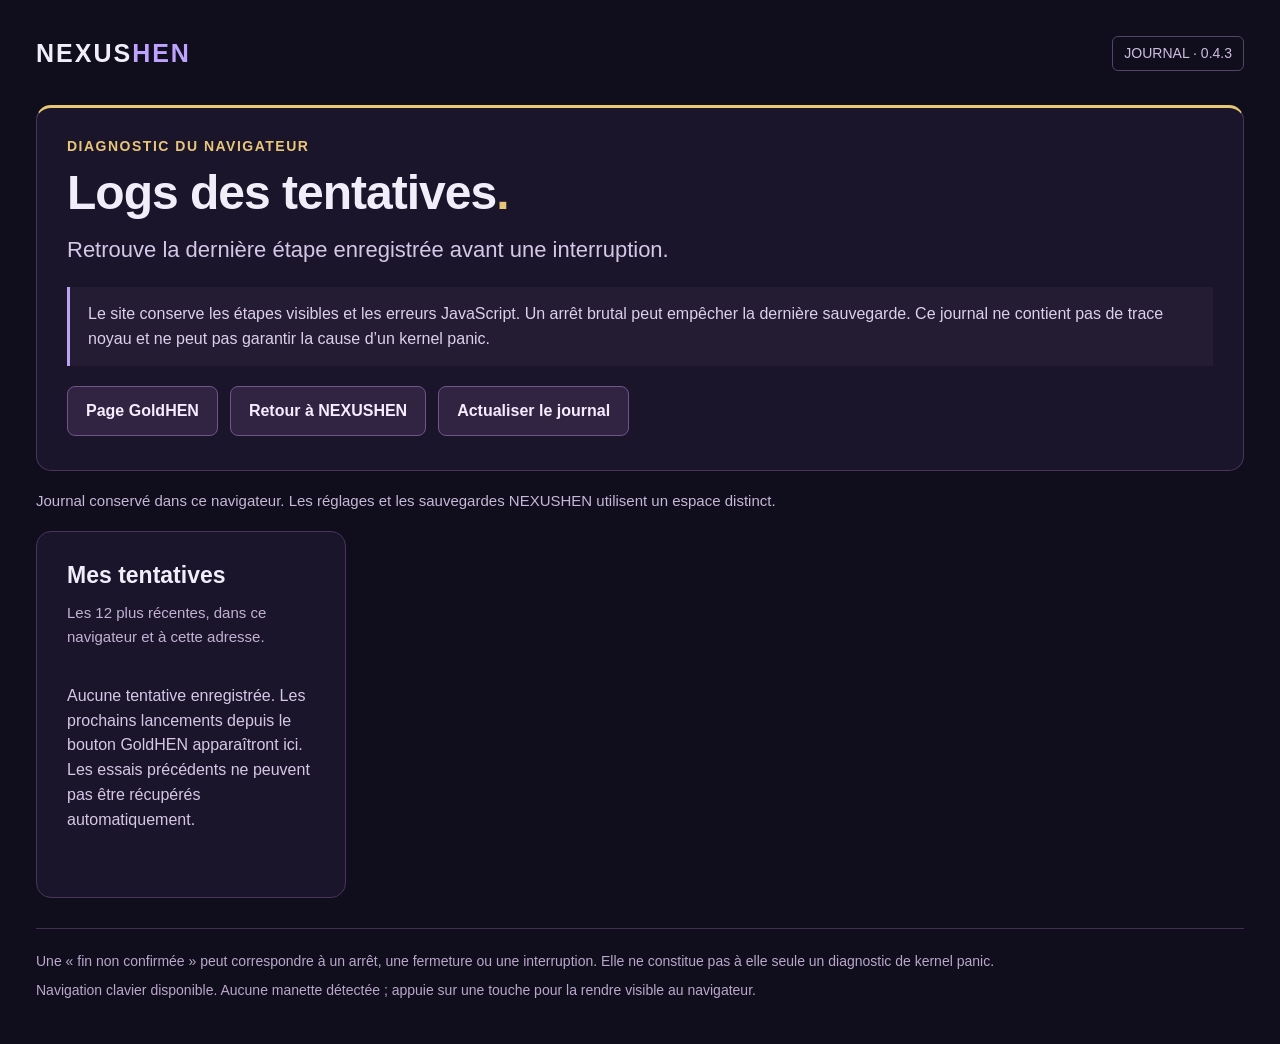
<file: diagnostics/index.html>
<!doctype html>
<html lang="fr">
<head>
  <meta charset="utf-8"><meta name="viewport" content="width=device-width,initial-scale=1">
  <meta name="referrer" content="same-origin">
  <title>NEXUSHEN — Logs des tentatives</title>
  <link rel="stylesheet" href="style.css">
</head>
<body>
<main>
  <header><a class="brand" href="../index.html">NEXUS<span>HEN</span></a><span class="tag">JOURNAL · 0.4.3</span></header>
  <section class="intro" aria-labelledby="title">
    <p class="eyebrow">DIAGNOSTIC DU NAVIGATEUR</p>
    <h1 id="title">Logs des tentatives<span>.</span></h1>
    <p class="subtitle">Retrouve la dernière étape enregistrée avant une interruption.</p>
    <p class="notice">Le site conserve les étapes visibles et les erreurs JavaScript. Un arrêt brutal peut empêcher la dernière sauvegarde. Ce journal ne contient pas de trace noyau et ne peut pas garantir la cause d’un kernel panic.</p>
    <div class="actions"><a class="button" href="../modules/goldhen/g2all/index.html?v=0.4.3-2">Page GoldHEN</a><a class="button" href="../index.html">Retour à NEXUSHEN</a><button id="refresh" type="button">Actualiser le journal</button></div>
  </section>
  <p id="storage-status" class="storage" role="status" aria-live="polite"></p>
  <div class="layout">
    <section class="panel attempts-panel" aria-labelledby="attempts-title"><h2 id="attempts-title">Mes tentatives</h2><p class="hint">Les 12 plus récentes, dans ce navigateur et à cette adresse.</p><div id="attempt-list"></div><p id="empty" class="empty">Aucune tentative enregistrée. Les prochains lancements depuis le bouton GoldHEN apparaîtront ici. Les essais précédents ne peuvent pas être récupérés automatiquement.</p></section>
    <section id="detail-panel" class="panel" aria-labelledby="attempt-title" hidden>
      <p class="eyebrow">TENTATIVE SÉLECTIONNÉE</p><h2 id="attempt-title"></h2>
      <p id="attempt-meta" class="hint"></p>
      <p id="attempt-status" class="status"></p>
      <div class="last-step"><h3>Dernière observation enregistrée</h3><p id="last-observation"></p></div>
      <p id="dropped" class="hint"></p>
      <div id="event-list" class="events"></div>
      <form id="report-form">
        <h3>Compléter avec ton observation</h3><p class="hint">Ce résultat est ta déclaration, conservée séparément des événements du navigateur.</p>
        <label for="outcome">Qu’as-tu constaté sur la PS4 ?</label>
        <select id="outcome"><option value="unknown">Non déterminé</option><option value="goldhen_confirmed">GoldHEN confirmé sur console</option><option value="power_off_reported">Extinction signalée</option><option value="freeze_reported">Blocage signalé</option><option value="error_reported">Erreur affichée</option></select>
        <label for="note">Précisions utiles (facultatif)</label><textarea id="note" rows="3" maxlength="1200" placeholder="Dernier écran, message exact, modèle de PS4…"></textarea>
        <button class="button" type="submit">Enregistrer mon observation</button><p id="report-status" class="hint" role="status" aria-live="polite"></p>
      </form>
      <section class="export" aria-labelledby="export-title"><h3 id="export-title">Partager le rapport</h3><p class="hint">Les rapports restent ici. Aucun envoi automatique. Tu peux exporter cette tentative ou copier son JSON pour le partager toi-même.</p><div class="actions"><button id="export" class="primary" type="button">Exporter le JSON</button><button id="copy" type="button">Copier le rapport</button></div><label for="report-json">Rapport de la tentative sélectionnée</label><textarea id="report-json" rows="10" readonly spellcheck="false"></textarea><p id="export-status" class="hint" role="status" aria-live="polite"></p></section>
    </section>
  </div>
  <noscript><p class="notice">Active JavaScript pour consulter le journal conservé dans ce navigateur.</p></noscript>
  <footer><p>Une « fin non confirmée » peut correspondre à un arrêt, une fermeture ou une interruption. Elle ne constitue pas à elle seule un diagnostic de kernel panic.</p><p id="controller-status"></p></footer>
</main>
<script src="journal.js"></script><script src="viewer.js"></script><script src="../modules/goldhen/controller.js"></script>
</body>
</html>
</file>
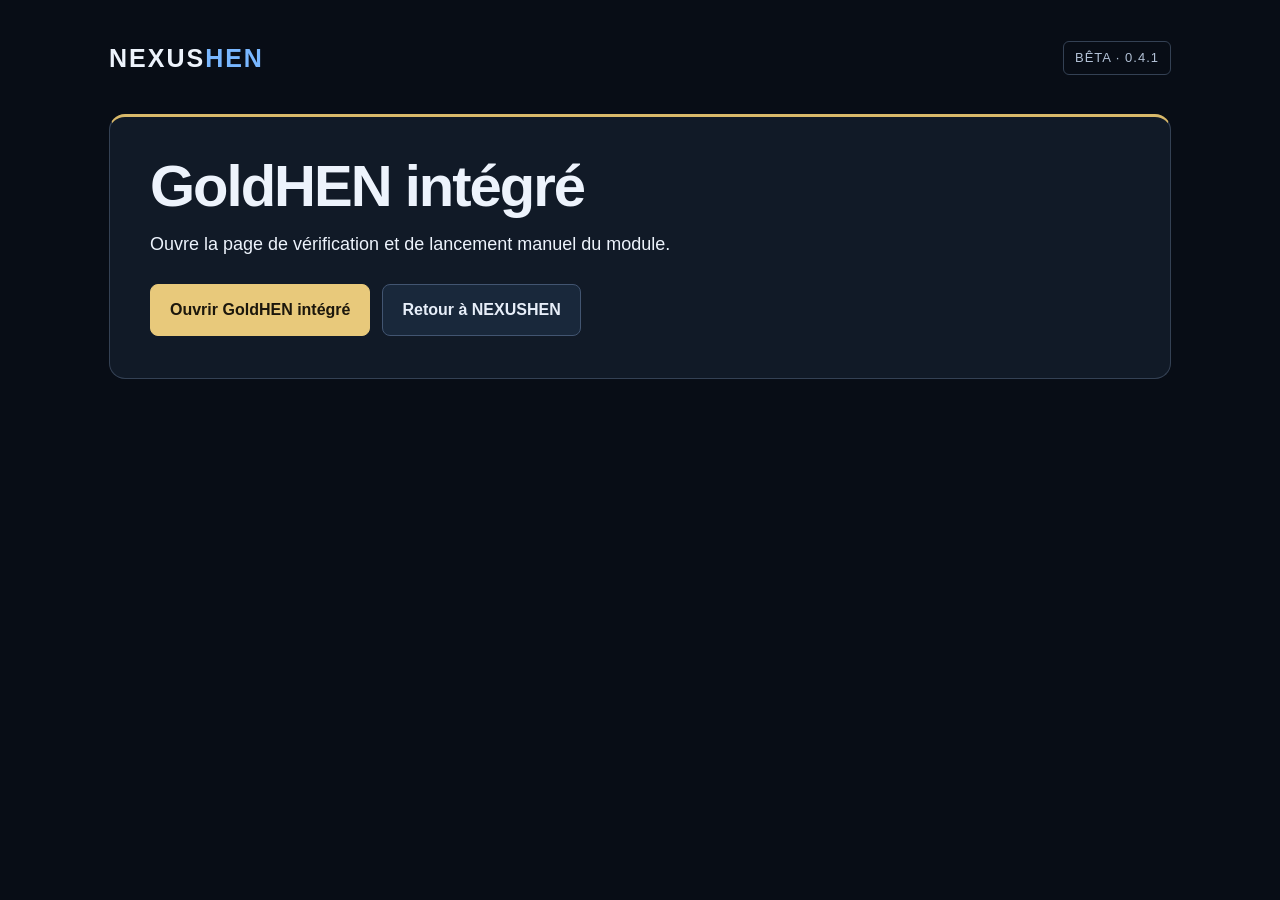
<file: modules/goldhen/index.html>
<!doctype html><html lang="fr"><head><meta charset="utf-8"><meta name="viewport" content="width=device-width,initial-scale=1"><title>NEXUSHEN — Module GoldHEN</title><link rel="stylesheet" href="module.css"></head><body><main><header><span class="brand">NEXUS<span>HEN</span></span><span class="tag">BÊTA · 0.4.1</span></header><section class="hero"><h1>GoldHEN intégré</h1><p>Ouvre la page de vérification et de lancement manuel du module.</p><div class="actions"><a class="button primary" href="g2all/index.html?v=0.4.3-2">Ouvrir GoldHEN intégré</a><a class="button" href="../../index.html#payloads">Retour à NEXUSHEN</a></div></section></main></body></html>
</file>
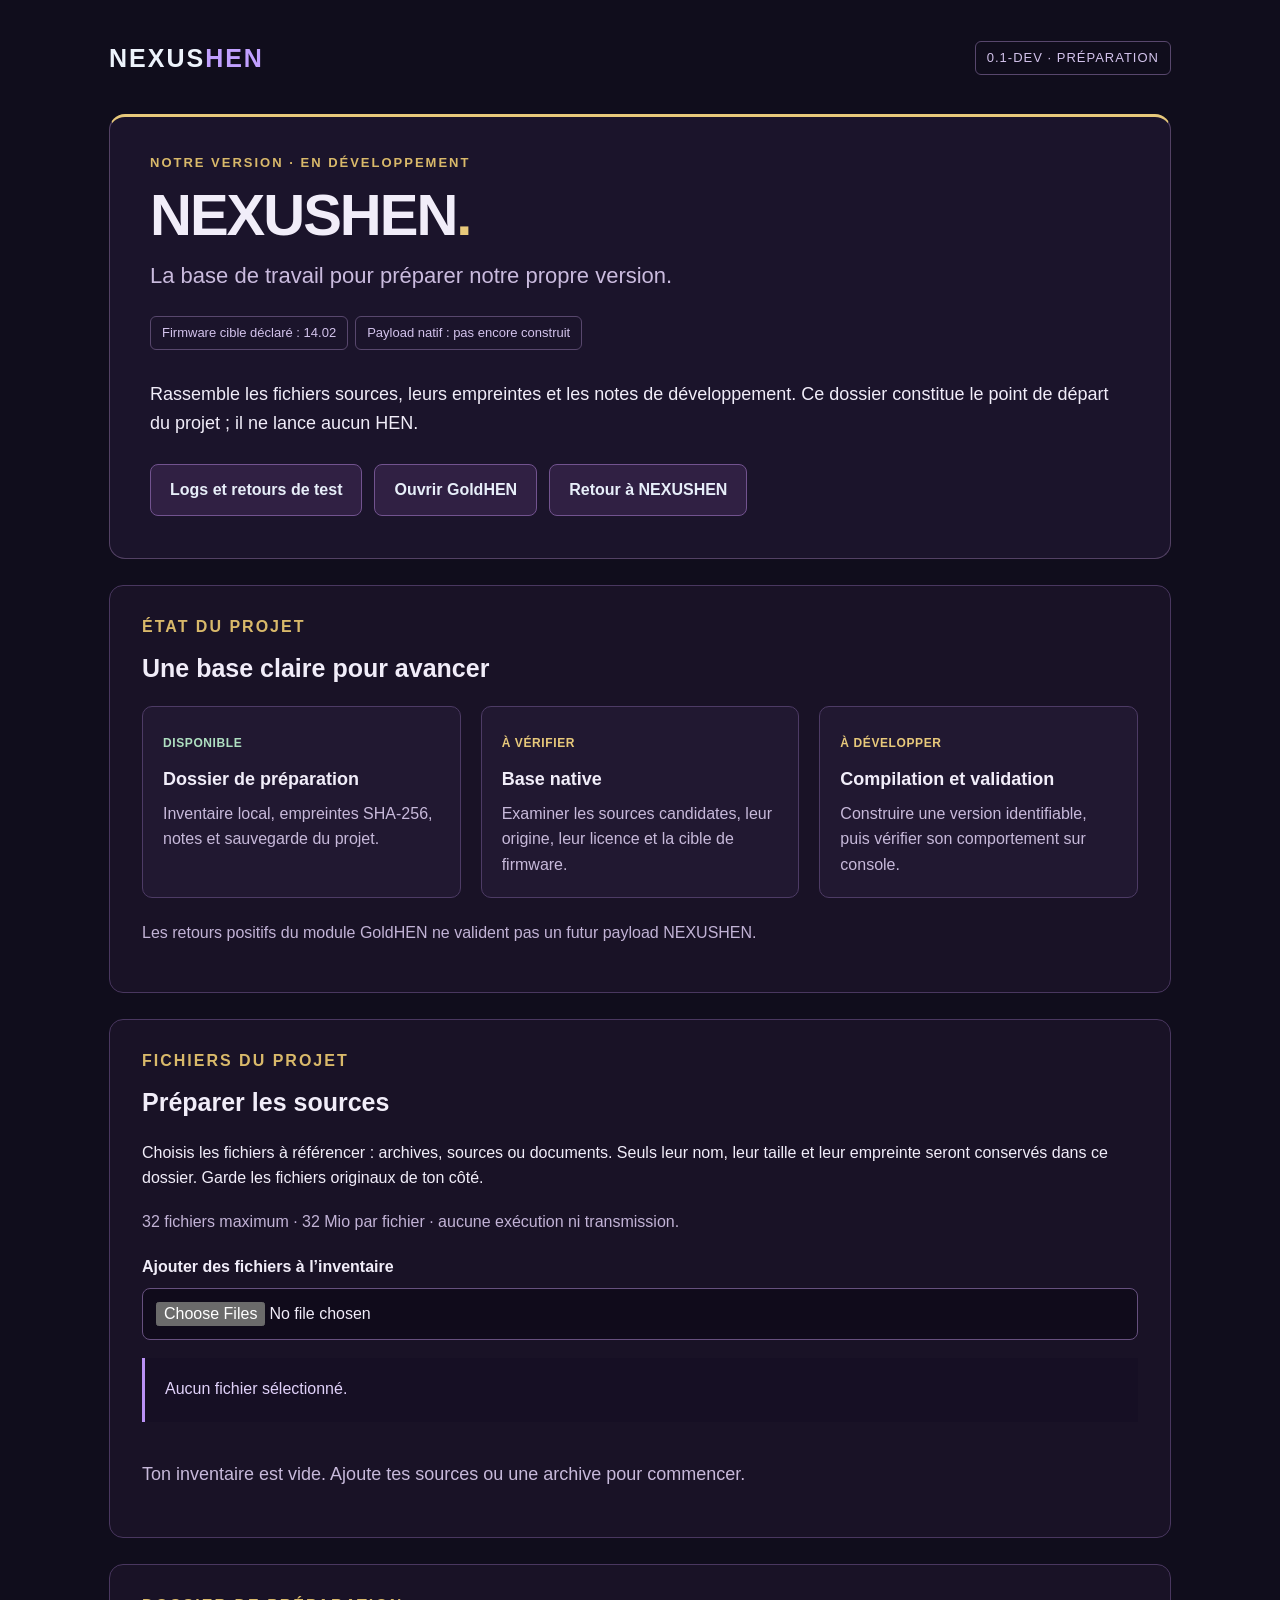
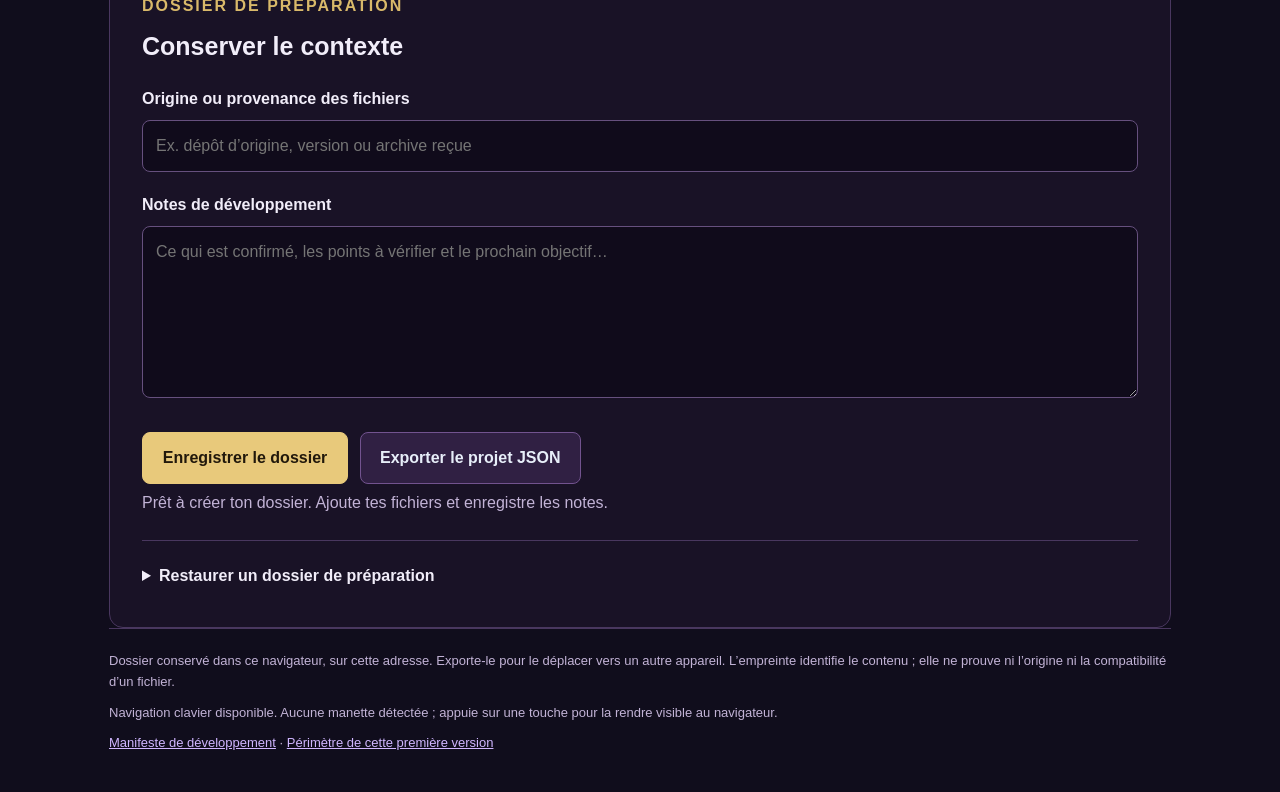
<file: modules/nexushen/index.html>
<!doctype html>
<html lang="fr">
<head>
  <meta charset="utf-8"><meta name="viewport" content="width=device-width,initial-scale=1">
  <meta name="referrer" content="same-origin">
  <title>NEXUSHEN — Développement 0.1</title>
  <link rel="stylesheet" href="../goldhen/module.css"><link rel="stylesheet" href="style.css">
</head>
<body>
<main>
  <header><a class="brand" href="../../index.html">NEXUS<span>HEN</span></a><span class="tag">0.1-DEV · PRÉPARATION</span></header>
  <section class="hero" aria-labelledby="title">
    <p class="eyebrow">NOTRE VERSION · EN DÉVELOPPEMENT</p>
    <h1 id="title">NEXUSHEN<span class="gold-dot">.</span></h1>
    <p class="subtitle">La base de travail pour préparer notre propre version.</p>
    <div class="badges"><span>Firmware cible déclaré : 14.02</span><span>Payload natif : pas encore construit</span></div>
    <p>Rassemble les fichiers sources, leurs empreintes et les notes de développement. Ce dossier constitue le point de départ du projet ; il ne lance aucun HEN.</p>
    <div class="actions"><a class="button" href="../../diagnostics/index.html">Logs et retours de test</a><a class="button" href="../goldhen/g2all/index.html?v=0.4.3-2">Ouvrir GoldHEN</a><a class="button" href="../../index.html">Retour à NEXUSHEN</a></div>
  </section>

  <section class="project-section" aria-labelledby="progress-title">
    <p class="eyebrow">ÉTAT DU PROJET</p><h2 id="progress-title">Une base claire pour avancer</h2>
    <ol class="milestones">
      <li><span class="phase done">DISPONIBLE</span><h3>Dossier de préparation</h3><p>Inventaire local, empreintes SHA-256, notes et sauvegarde du projet.</p></li>
      <li><span class="phase planned">À VÉRIFIER</span><h3>Base native</h3><p>Examiner les sources candidates, leur origine, leur licence et la cible de firmware.</p></li>
      <li><span class="phase planned">À DÉVELOPPER</span><h3>Compilation et validation</h3><p>Construire une version identifiable, puis vérifier son comportement sur console.</p></li>
    </ol>
    <p class="muted">Les retours positifs du module GoldHEN ne valident pas un futur payload NEXUSHEN.</p>
  </section>

  <section class="project-section" aria-labelledby="files-title">
    <p class="eyebrow">FICHIERS DU PROJET</p><h2 id="files-title">Préparer les sources</h2>
    <p>Choisis les fichiers à référencer : archives, sources ou documents. Seuls leur nom, leur taille et leur empreinte seront conservés dans ce dossier. Garde les fichiers originaux de ton côté.</p>
    <p class="muted">32 fichiers maximum · 32 Mio par fichier · aucune exécution ni transmission.</p>
    <label class="file-label" for="source-files">Ajouter des fichiers à l’inventaire</label><input id="source-files" type="file" multiple>
    <p id="file-status" class="status" role="status" aria-live="polite">Aucun fichier sélectionné.</p>
    <ul id="source-list" class="source-list" aria-label="Inventaire des fichiers"></ul>
    <noscript><p class="status error">Active JavaScript pour enregistrer le dossier de préparation.</p></noscript>
  </section>

  <section class="project-section" aria-labelledby="notes-title">
    <p class="eyebrow">DOSSIER DE PRÉPARATION</p><h2 id="notes-title">Conserver le contexte</h2>
    <label for="source-origin">Origine ou provenance des fichiers</label>
    <input id="source-origin" type="text" maxlength="1000" placeholder="Ex. dépôt d’origine, version ou archive reçue">
    <label for="project-notes">Notes de développement</label>
    <textarea id="project-notes" rows="6" maxlength="6000" placeholder="Ce qui est confirmé, les points à vérifier et le prochain objectif…"></textarea>
    <div class="actions"><button id="save-project" type="button" class="primary">Enregistrer le dossier</button><button id="export-project" type="button">Exporter le projet JSON</button></div>
    <p id="save-status" class="muted" role="status" aria-live="polite">Chargement du dossier local…</p>
    <details><summary tabindex="0">Restaurer un dossier de préparation</summary><p>Cette importation concerne uniquement le projet de développement. Tes réglages et sauvegardes Guardian sont gérés depuis le menu principal.</p><label for="project-import">Choisir un export NEXUSHEN Projet (.json)</label><input id="project-import" type="file" accept=".json,application/json"><p id="import-status" class="muted" role="status"></p></details>
    <div id="project-export-copy" hidden><label for="export-text">Copie de la sauvegarde JSON</label><textarea id="export-text" rows="10" readonly></textarea><p class="muted">Si le téléchargement n’est pas proposé par ton navigateur, copie ce texte dans un fichier .json.</p></div>
  </section>
  <footer><p>Dossier conservé dans ce navigateur, sur cette adresse. Exporte-le pour le déplacer vers un autre appareil. L’empreinte identifie le contenu ; elle ne prouve ni l’origine ni la compatibilité d’un fichier.</p><p id="controller-status"></p><a href="manifest.json">Manifeste de développement</a> · <a href="README.txt">Périmètre de cette première version</a></footer>
</main>
<script src="../goldhen/integrity.js"></script><script src="project.js"></script><script src="app.js"></script><script src="../goldhen/controller.js"></script>
</body>
</html>
</file>
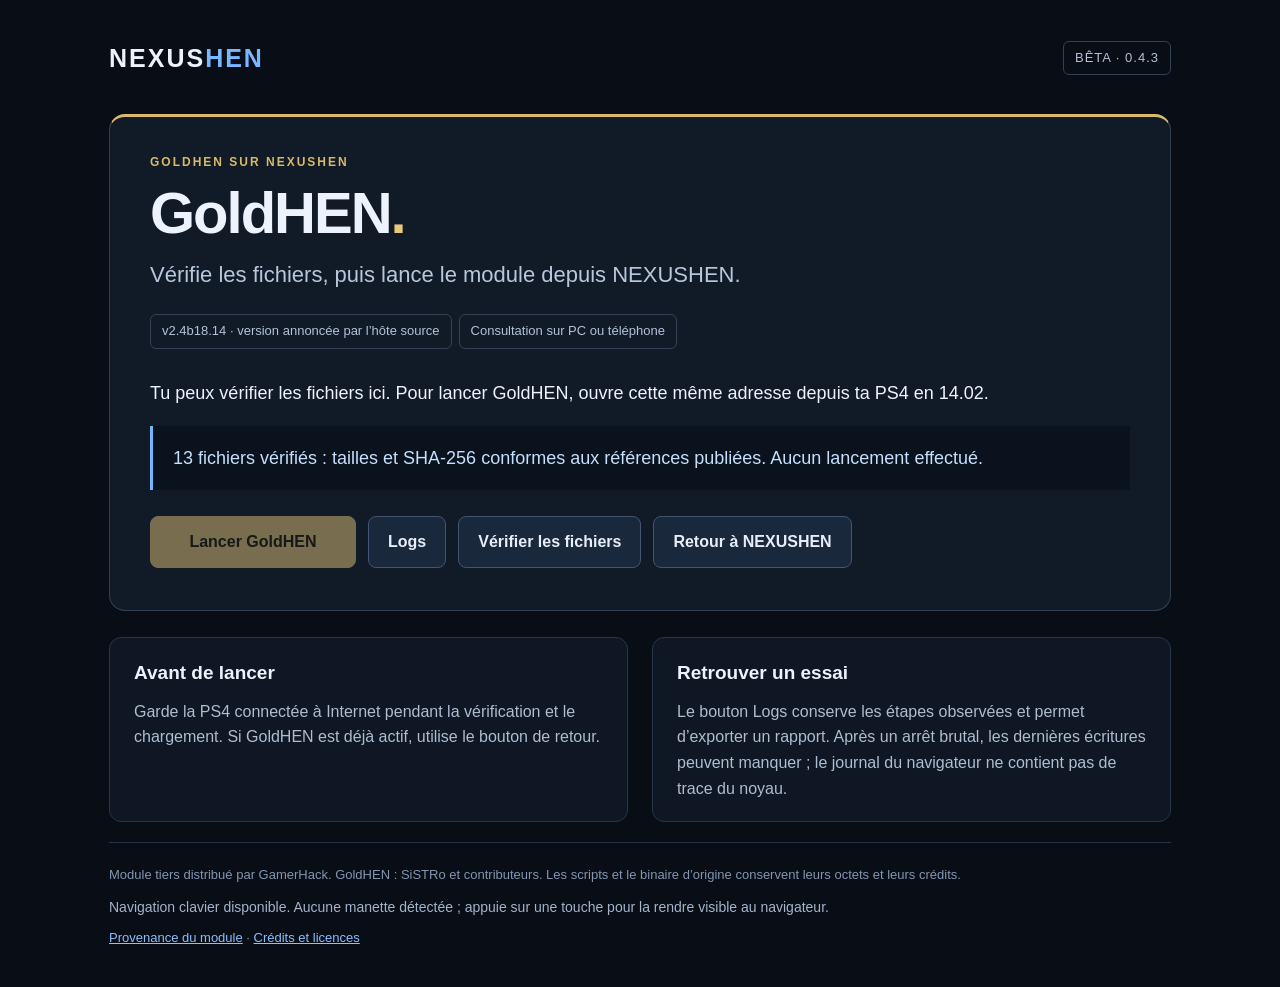
<file: modules/goldhen/g2all/index.html>
<!doctype html>
<html lang="fr">
<head>
  <meta charset="utf-8"><meta name="viewport" content="width=device-width,initial-scale=1">
  <meta name="referrer" content="same-origin">
  <title>NEXUSHEN — GoldHEN intégré</title>
  <link rel="stylesheet" href="../module.css">
</head>
<body>
<main>
  <header><a class="brand" href="../../../index.html#payloads">NEXUS<span>HEN</span></a><span class="tag">BÊTA · 0.4.3</span></header>
  <section class="hero" aria-labelledby="title">
    <p class="eyebrow">GOLDHEN SUR NEXUSHEN</p>
    <h1 id="title">GoldHEN<span class="gold-dot">.</span></h1>
    <p class="subtitle">Vérifie les fichiers, puis lance le module depuis NEXUSHEN.</p>
    <div class="badges"><span>v2.4b18.14 · version annoncée par l’hôte source</span><span id="firmware">Détection du navigateur…</span></div>
    <p id="device-note">Ouvre cette page depuis ta PS4 en 14.02 pour lancer le module.</p>
    <p id="file-status" class="status" role="status" aria-live="polite">Vérification des fichiers en attente…</p>
    <div class="actions">
      <button id="launch" type="button" class="primary" disabled>Lancer GoldHEN</button>
      <a class="button" href="../../../diagnostics/index.html">Logs</a>
      <button id="verify" type="button">Vérifier les fichiers</button>
      <a class="button" href="../../../index.html#payloads">Retour à NEXUSHEN</a>
    </div>
    <noscript><p class="status error">Active JavaScript pour utiliser la vérification et le lancement manuel.</p></noscript>
  </section>
  <section class="info-grid">
    <div><h2>Avant de lancer</h2><p>Garde la PS4 connectée à Internet pendant la vérification et le chargement. Si GoldHEN est déjà actif, utilise le bouton de retour.</p></div>
    <div><h2>Retrouver un essai</h2><p>Le bouton Logs conserve les étapes observées et permet d’exporter un rapport. Après un arrêt brutal, les dernières écritures peuvent manquer ; le journal du navigateur ne contient pas de trace du noyau.</p></div>
  </section>
  <footer><p>Module tiers distribué par GamerHack. GoldHEN : SiSTRo et contributeurs. Les scripts et le binaire d’origine conservent leurs octets et leurs crédits.</p><p id="controller-status" class="muted"></p><a href="../provenance.json">Provenance du module</a> · <a href="../THIRD_PARTY.txt">Crédits et licences</a></footer>
</main>
<script src="../integrity.js"></script><script src="../gate.js?v=0.4.3-2"></script><script src="journal.js?v=0.4.3-2"></script><script src="../landing.js?v=0.4.3-2"></script><script src="../controller.js"></script>
</body>
</html>
</file>
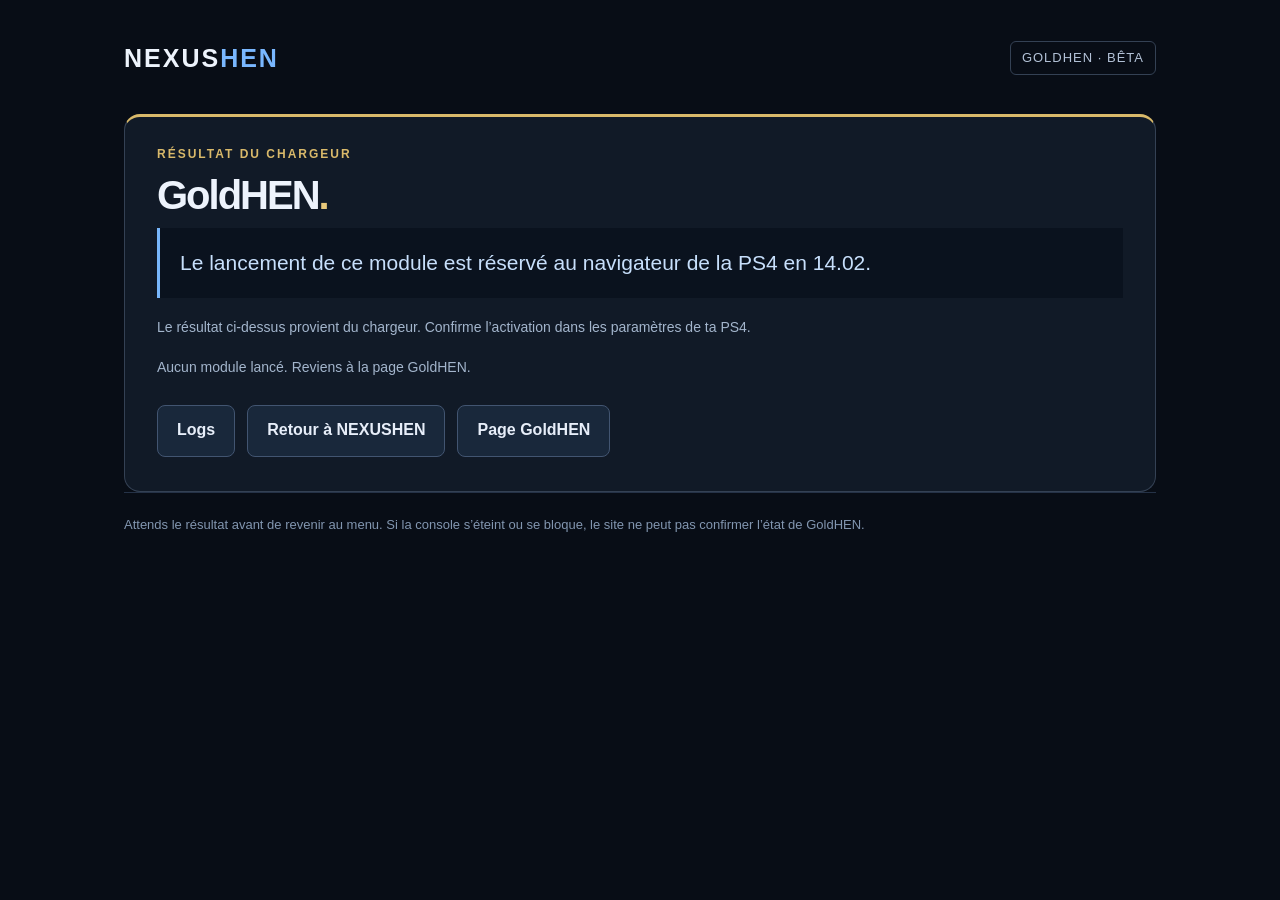
<file: modules/goldhen/g2all/run.html>
<!doctype html>
<html lang="fr">
<head>
  <meta charset="utf-8"><meta name="viewport" content="width=device-width,initial-scale=1">
  <meta name="referrer" content="same-origin"><title>NEXUSHEN — Lancement GoldHEN</title>
  <link rel="stylesheet" href="../module.css">
  <style>[hidden]{display:none!important}</style>
</head>
<body>
<main class="run-shell">
  <header><span class="brand">NEXUS<span>HEN</span></span><span class="tag">GOLDHEN · BÊTA</span></header>
  <section class="hero">
    <p class="eyebrow">RÉSULTAT DU CHARGEUR</p><h1>GoldHEN<span class="gold-dot">.</span></h1>
    <p id="msgs" class="status" role="status">Vérification de la demande de lancement…</p>
    <div id="state" class="muted"></div><pre id="out"></pre>
    <p class="muted">Le résultat ci-dessus provient du chargeur. Confirme l’activation dans les paramètres de ta PS4.</p>
    <p id="log-note" class="muted">Journal : initialisation…</p>
    <button id="show-run-report" type="button" hidden>Afficher le rapport temporaire</button>
    <div id="run-report" hidden><label for="run-report-json">Copie ce rapport avant de quitter la page.</label><textarea id="run-report-json" rows="9" readonly spellcheck="false" style="display:block;width:100%;margin:12px 0;background:#0a121e;color:#edf3fc;padding:14px;border:1px solid #425571;font:14px/1.5 monospace"></textarea></div>
    <div class="actions"><a id="open-run-logs" class="button" href="../../../diagnostics/index.html">Logs</a><a class="button" href="../../../index.html#payloads">Retour à NEXUSHEN</a><a class="button" href="index.html?v=0.4.3-2">Page GoldHEN</a></div>
  </section>
  <footer><p>Attends le résultat avant de revenir au menu. Si la console s’éteint ou se bloque, le site ne peut pas confirmer l’état de GoldHEN.</p></footer>
</main>
<script src="../gate.js?v=0.4.3-2"></script><script src="journal.js?v=0.4.3-2"></script><script src="observer.js?v=0.4.3-2"></script><script src="runner.js?v=0.4.3-2"></script>
</body>
</html>
</file>
<file: diagnostics/style.css>
:root{color-scheme:dark}*{box-sizing:border-box}body{margin:0;background:#100d1c;color:#f1edf9;font:18px/1.55 Arial,Helvetica,sans-serif}main{max-width:1380px;margin:0 auto;padding:34px 36px}header{display:flex;justify-content:space-between;align-items:center;margin-bottom:32px}.brand{font-size:25px;font-weight:700;letter-spacing:2px;color:#f1edf9;text-decoration:none}.brand span{color:#bfa2ff}.tag{padding:6px 11px;border:1px solid #544568;border-radius:6px;font-size:14px;color:#cdc0e0}.intro,.panel{background:#1b152b;border:1px solid #483558;border-radius:15px;padding:28px 30px}.intro{border-top:3px solid #e7c676}.eyebrow{font-size:14px;font-weight:700;letter-spacing:1.5px;color:#e7c676;margin:0 0 8px}h1{font-size:48px;line-height:1.15;letter-spacing:-1px;margin:0 0 12px}h1 span{color:#e7c676}.subtitle{font-size:22px;color:#d4c8e8;margin-bottom:20px}p{margin:0 0 16px}h2{font-size:23px;line-height:1.35;margin:0 0 10px}h3{font-size:19px;margin:0 0 10px}.notice{padding:15px 18px;background:#231c32;border-left:3px solid #bda1f2;font-size:16px;color:#ddd0ed}.actions{display:flex;flex-wrap:wrap;margin:20px -6px -6px}.actions>*{margin:0 6px 12px}button,.button{display:inline-flex;align-items:center;justify-content:center;min-height:50px;padding:13px 18px;border:1px solid #70558b;border-radius:8px;color:#f4edff;background:#312342;text-decoration:none;font:700 16px/1.3 Arial,Helvetica,sans-serif;text-align:center;cursor:pointer}.primary{background:#e7c676;color:#211a0c;border-color:#e7c676}button:hover,.button:hover{filter:brightness(1.13)}button:focus,a:focus,input:focus,select:focus,textarea:focus,.nexus-focus{outline:3px solid #ccb4ff;outline-offset:4px}.layout{display:flex;align-items:flex-start;margin:0 -12px}.layout>.panel{margin:0 12px}.attempts-panel{flex:0 0 310px}.layout>#detail-panel{flex:1;min-width:0}.hint{font-size:15px;color:#c1b2d3}.storage{min-height:24px;margin:18px 0;color:#c6b8d8;font-size:15px}.storage.warning{color:#f3d29a}.empty{padding:20px 0;font-size:16px;color:#d5c8e7}.attempt{display:block;width:100%;text-align:left;min-height:70px;margin:0 0 12px;padding:12px 14px;border-color:#574065;font-weight:400}.attempt strong,.attempt span{display:block}.attempt strong{font-size:16px}.attempt span{font-size:14px;color:#cdbbdf;margin-top:4px}.attempt.selected{border-color:#e7c676;background:#392e39}.status{padding:16px 18px;background:#271d36;border-left:3px solid #e7c676;font-size:16px}.last-step{background:#110e1d;border:1px solid #49365b;border-radius:8px;padding:18px;margin-bottom:18px}.last-step p{font-size:17px;white-space:pre-wrap;overflow-wrap:anywhere;word-break:break-word;margin:0}.events{margin:0 0 28px;max-height:480px;overflow:auto;border-top:1px solid #49365b}.event{padding:14px 0;border-bottom:1px solid #49365b}.event-heading{display:block;font-size:14px;color:#bba6d3;margin-bottom:6px}.event-message{margin:0;font-size:16px;white-space:pre-wrap;overflow-wrap:anywhere;word-break:break-word}.event-detail{margin:8px 0 0;font:14px/1.5 Consolas,monospace;white-space:pre-wrap;overflow-wrap:anywhere;word-break:break-word;color:#d7c9e6}form,.export{border-top:1px solid #49365b;padding-top:23px;margin-top:24px}label{display:block;font-size:16px;margin:14px 0 8px}select,textarea{font:16px/1.5 Arial,Helvetica,sans-serif;color:#f2ecfb;background:#100d1c;border:1px solid #735888;border-radius:7px;padding:12px;width:100%;max-width:100%}textarea{resize:vertical;margin-bottom:12px}select{min-height:48px;padding-right:35px;appearance:none;-webkit-appearance:none;background-image:linear-gradient(45deg,transparent 50%,#d8c3eb 50%),linear-gradient(135deg,#d8c3eb 50%,transparent 50%);background-position:calc(100% - 21px) 21px,calc(100% - 15px) 21px;background-size:6px 6px,6px 6px;background-repeat:no-repeat}#report-json{font:14px/1.5 Consolas,monospace}#report-status,#export-status{min-height:23px;margin-top:12px}footer{border-top:1px solid #43304f;padding-top:22px;margin-top:30px;font-size:14px;color:#b9a8ca}footer p{margin:0 0 8px}[hidden]{display:none!important}a{color:#cdb4ff}@media(max-width:950px){.layout{display:block;margin:0}.layout>.panel{margin:0 0 20px}.attempts-panel{width:100%}.attempt{display:inline-block;width:calc(50% - 8px);margin-right:8px;vertical-align:top}}@media(max-width:600px){main{padding:22px 16px}.brand{font-size:20px}.tag{font-size:12px}.intro,.panel{padding:23px 20px}h1{font-size:34px}.subtitle{font-size:19px}.actions{display:block;margin:20px 0 0}.actions>*{width:100%;margin:0 0 12px}.attempt{width:100%;margin-right:0}header{margin-bottom:24px}}
</file>
<file: modules/goldhen/module.css>
:root{color-scheme:dark}*{box-sizing:border-box}body{margin:0;background:#080d16;color:#edf3fc;font:18px/1.6 Arial,Helvetica,sans-serif}main{max-width:1130px;margin:0 auto;padding:38px 34px}header{display:flex;justify-content:space-between;align-items:center;margin-bottom:36px}.brand{font-size:25px;font-weight:700;letter-spacing:2px;color:#edf3fc;text-decoration:none}.brand span{color:#79b7ff}.tag,.badges span{display:inline-block;padding:6px 11px;border:1px solid #344154;border-radius:6px;font-size:13px;color:#b3c2d7}.tag{letter-spacing:1px}.hero{padding:36px 40px;background:#111a27;border:1px solid #344154;border-radius:16px;border-top:3px solid #d9b96a}.eyebrow{font-size:12px;font-weight:bold;letter-spacing:2px;color:#d9b96a;margin:0 0 8px}h1{font-size:58px;line-height:1.15;letter-spacing:-2px;margin:0 0 10px}.gold-dot{color:#e8c97b}.subtitle{font-size:22px;color:#b8c8dc;margin:0 0 22px}.badges{margin-bottom:22px}.badges span{margin:0 7px 8px 0}p{margin:0 0 18px}h2{font-size:19px;margin:0 0 10px}.status{padding:18px 20px;border-left:3px solid #78b6fb;background:#0a121e;color:#c7dffb;min-height:64px;overflow-wrap:anywhere;word-break:break-word}.status.error{border-color:#f2b469;color:#f5c88f}.actions{display:flex;flex-wrap:wrap;margin:26px -6px -6px}.actions>*{margin:0 6px 12px}button,.button{display:inline-flex;align-items:center;justify-content:center;min-height:52px;padding:14px 19px;border:1px solid #425571;border-radius:8px;color:#e7eef9;background:#19283b;text-decoration:none;font:700 16px/1.3 Arial,Helvetica,sans-serif;text-align:center;cursor:pointer}.primary{background:#e8c97b;color:#1c170c;border-color:#e8c97b;min-width:206px}button:disabled{opacity:.48;cursor:not-allowed}button:hover:not(:disabled),.button:hover{filter:brightness(1.12)}button:focus,a:focus,.nexus-focus{outline:3px solid #88c1ff;outline-offset:5px}.info-grid{display:flex;margin:26px -12px 20px}.info-grid>div{flex:1;padding:20px 24px;background:#0e1723;border:1px solid #26364b;border-radius:12px;margin:0 12px}.info-grid p{font-size:16px;color:#aebdd0;margin:0}footer{border-top:1px solid #253247;padding:22px 0 0;font-size:13px;color:#8296b0}footer p{margin-bottom:10px}a{color:#88bfff}.muted{font-size:14px;color:#a3b5cc}pre{font:14px/1.5 Consolas,monospace;white-space:pre-wrap;overflow-wrap:anywhere;word-break:break-word;max-height:48vh;overflow:auto}.run-shell{max-width:1100px}.run-shell h1{font-size:40px}.run-shell .hero{padding:28px 32px}.run-shell .status{font-size:21px}.run-shell pre:empty{display:none}@media(max-width:680px){main{padding:22px 17px}.brand{font-size:20px}.tag{font-size:10px}header{margin-bottom:23px}.hero{padding:25px 21px}h1{font-size:46px}.subtitle{font-size:18px}.badges span{font-size:12px}.actions{display:block;margin:20px 0 0}.actions>*{width:100%;margin:0 0 12px}.info-grid{display:block;margin:20px 0}.info-grid>div{margin:0 0 14px;padding:20px}.run-shell .hero{padding:22px 20px}.run-shell .status{font-size:18px}}
</file>
<file: modules/nexushen/style.css>
:root{color-scheme:dark}body{background:#100d1c;color:#f1edf9}.brand span{color:#c1a0ff}.hero{background:#1b142b;border-color:#534164;border-top-color:#e8c97b}.tag,.badges span{border-color:#58476d;color:#d3c3ec}.subtitle{color:#cabbde}.status{border-color:#ba91f5;background:#160f24;color:#e1d2fa}.status.error{border-color:#f2b469;color:#f5c88f}a{color:#d0b6ff}.muted,footer{color:#c2b3d6}.project-section{margin-top:26px;padding:28px 32px;border:1px solid #49375f;border-radius:14px;background:#191226}.project-section h2{font-size:25px;margin-bottom:18px}.project-section p{font-size:16px}.eyebrow{font-size:13px}.milestones{display:flex;list-style:none;margin:0 -10px 22px;padding:0}.milestones li{flex:1;min-width:0;margin:0 10px;padding:20px;border:1px solid #4d3b65;border-radius:10px;background:#211831}.milestones h3{font-size:18px;line-height:1.4;margin:12px 0 8px}.milestones p{margin:0;color:#c7b9da}.phase{display:inline-block;font-size:12px;font-weight:bold;letter-spacing:.6px}.done{color:#afdfc1}.planned{color:#e8c97b}label,.file-label{display:block;margin:20px 0 8px;font-size:16px;font-weight:bold}input,textarea{font:16px/1.5 Arial,Helvetica,sans-serif;color:#f1edf9;border:1px solid #66507e;border-radius:8px;background:#100b1b;padding:13px;width:100%;max-width:100%}input[type=file]{cursor:pointer;margin:0 0 18px}textarea{resize:vertical}button,.button{background:#302043;border-color:#72538f}.primary{background:#e8c97b;color:#21180b;border-color:#e8c97b}button:focus,a:focus,input:focus,textarea:focus,summary:focus,.nexus-focus{outline:3px solid #d4b6ff;outline-offset:4px}.source-list{list-style:none;margin:0;padding:0}.source-list li{padding:20px 0;border-bottom:1px solid #49375f}.source-list li:last-child{border-bottom:0}.source-title{display:block;font-weight:bold;overflow-wrap:anywhere;word-break:break-word}.file-meta{font-size:14px;color:#c7b9da}.digest{display:block;font:14px/1.6 Consolas,monospace;margin:7px 0 12px;overflow-wrap:anywhere;word-break:break-word}.source-list button{min-height:44px;padding:10px 15px;font-size:14px}.empty{color:#c7b9da}.source-list .empty{border:0}details{margin-top:24px;padding-top:22px;border-top:1px solid #49375f}summary{cursor:pointer;font-weight:bold;font-size:16px;min-height:36px}details p{margin-top:14px}footer{border-color:#49375f}#project-export-copy{margin-top:22px}#export-text{font:13px/1.5 Consolas,monospace}[hidden]{display:none!important}@media(max-width:780px){.milestones{display:block;margin:0 0 20px}.milestones li{margin:0 0 14px}.project-section{padding:24px 22px}}@media(max-width:680px){header{gap:16px;align-items:flex-start}.tag{font-size:12px}.project-section h2{font-size:23px}.badges span{font-size:14px}.hero h1{font-size:39px;letter-spacing:-1px}.project-section{padding:23px 20px}.actions{display:flex}.actions>*{width:100%}}
</file>
